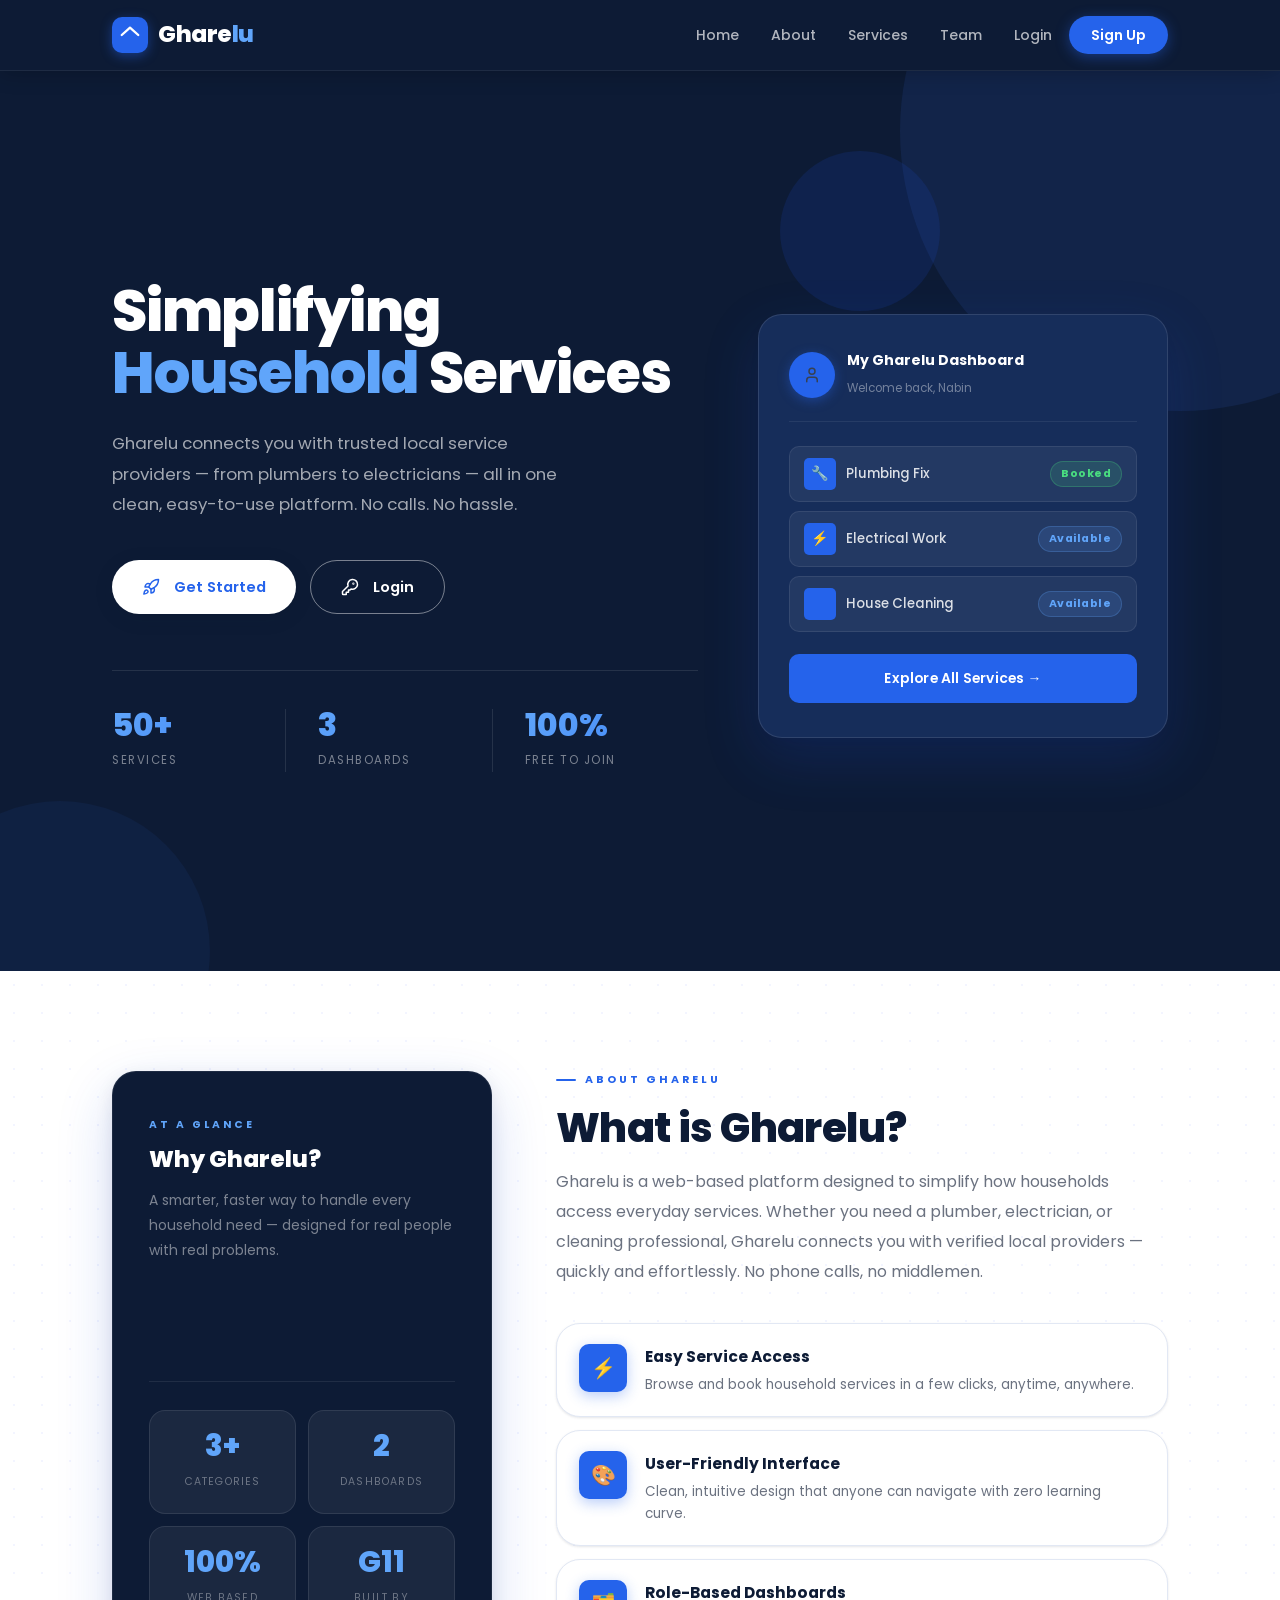
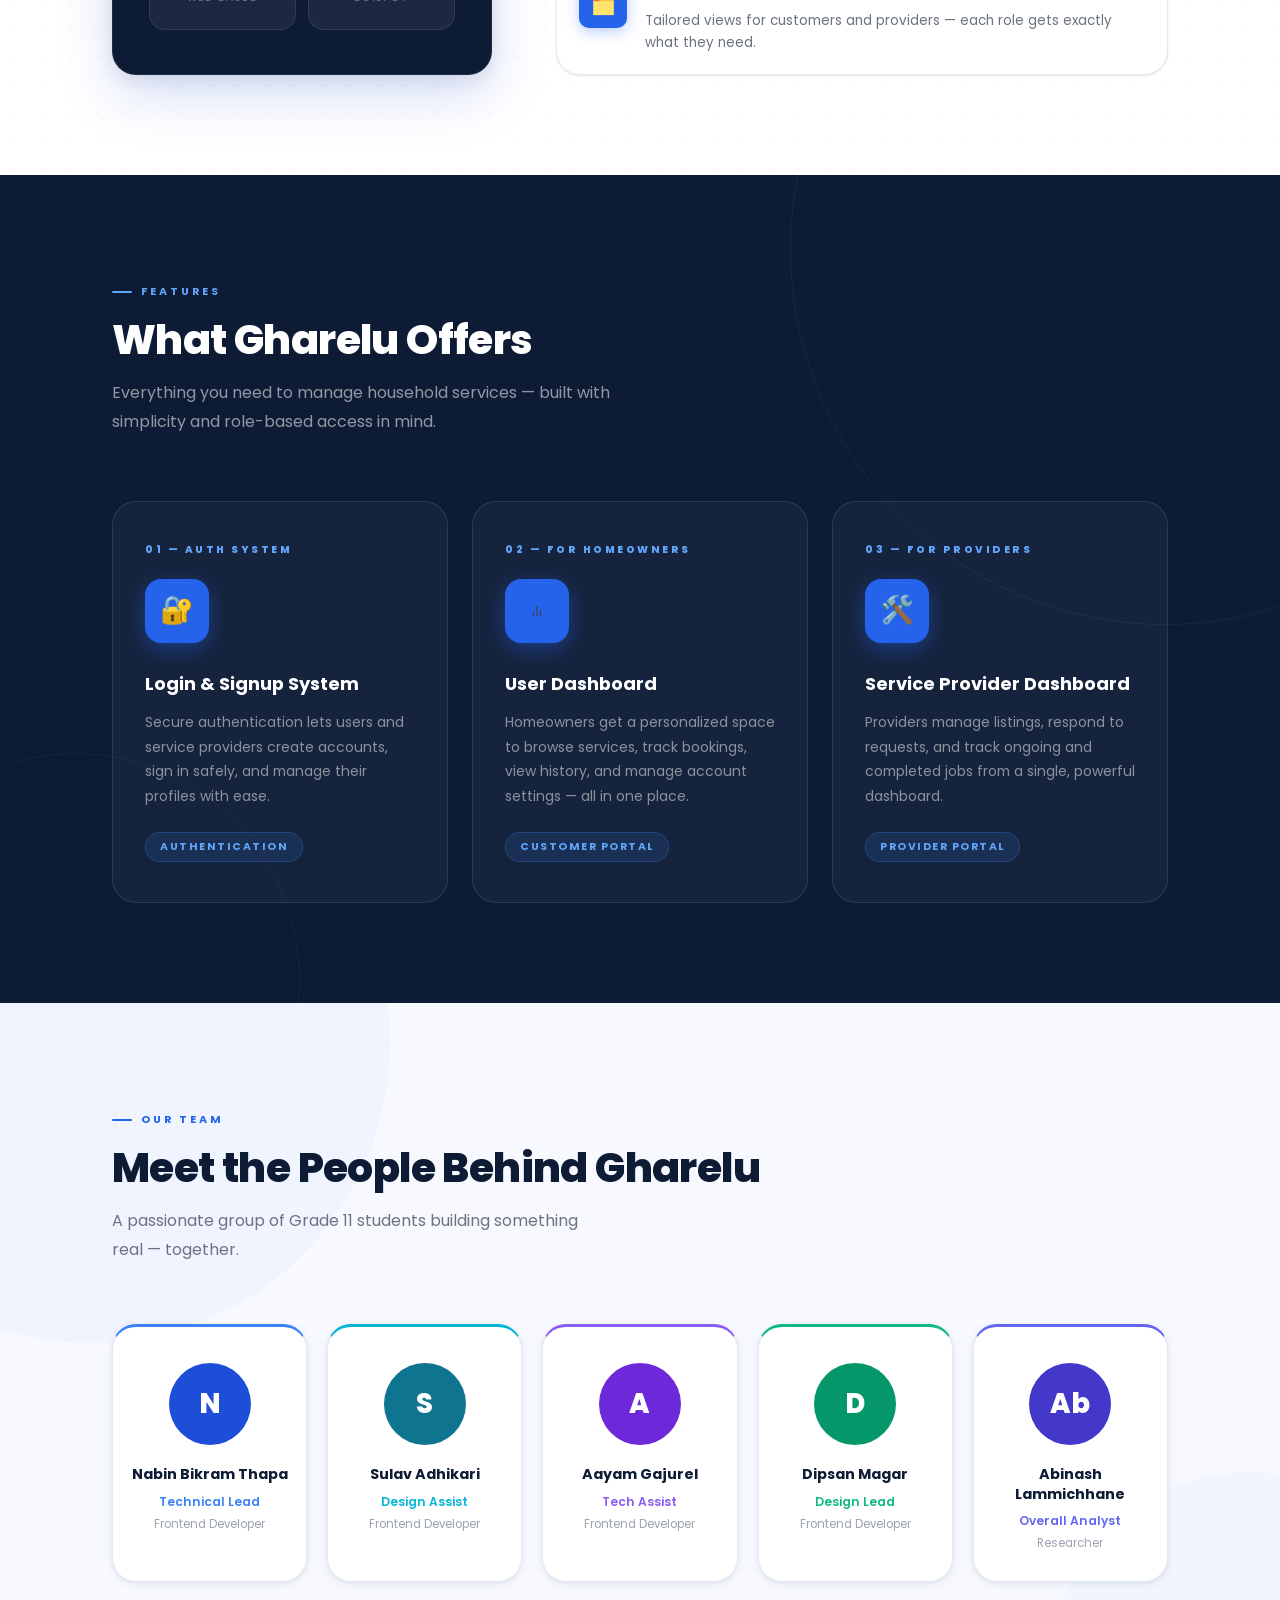
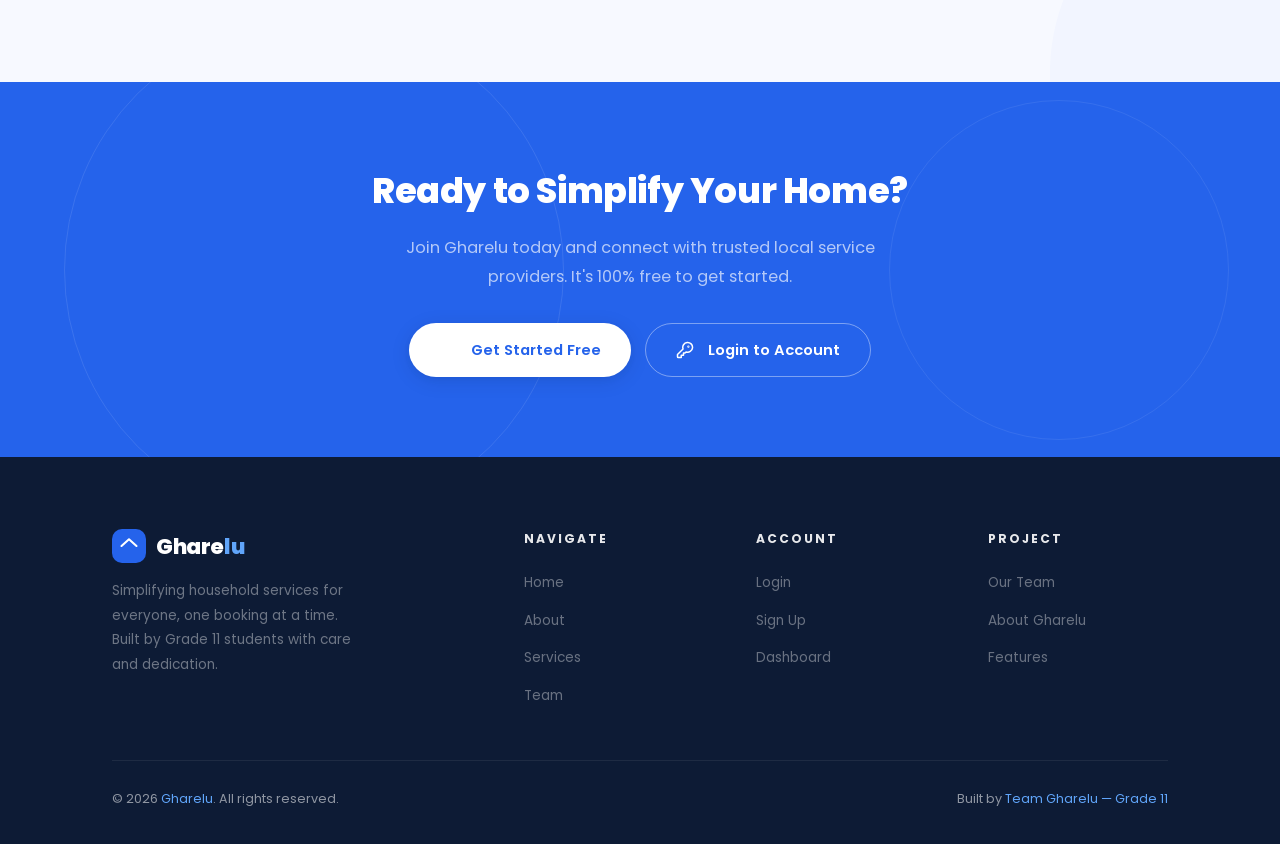
<file: index.html>
<!DOCTYPE html>
<html lang="en">

<head>
    <meta charset="UTF-8" />
    <meta name="viewport" content="width=device-width, initial-scale=1.0" />
    <meta name="description"
        content="Gharelu — A web platform that simplifies access to household services. Connect with trusted local providers today." />
    <title>Gharelu — Simplifying Household Services</title>

    <!-- Favicon: logo mark -->
    <link rel="icon" type="image/png" href="assets/logofinal.png" />

    <!-- Fonts -->
    <link rel="preconnect" href="https://fonts.googleapis.com" />
    <link rel="preconnect" href="https://fonts.gstatic.com" crossorigin />
    <link href="https://fonts.googleapis.com/css2?family=Poppins:wght@300;400;500;600;700;800&display=swap"
        rel="stylesheet" />

    <!-- Styles -->
    <link rel="stylesheet" href="style.css" />
</head>

<body>

    <!-- ══════════════════════════════════════════════
       HEADER
  ══════════════════════════════════════════════ -->
    <header>
        <nav role="navigation" aria-label="Main navigation">

            <!--
        Logo: SVG chevron icon (matches the logo shape) + wordmark text.
        The SVG is inlined so it renders cleanly on the dark navbar
        with zero background issues.
      -->
            <a href="#home" class="nav-logo" aria-label="Gharelu — back to top">
                <span class="nav-logo-icon" aria-hidden="true">
                    <!-- Rooftop / chevron matching logofinal.png shape -->
                    <svg viewBox="0 0 24 24" xmlns="http://www.w3.org/2000/svg">
                        <polyline points="3 12 12 4 21 12" />
                    </svg>
                </span>
                <span class="nav-logo-word">Ghare<em>lu</em></span>
            </a>

            <input type="checkbox" id="mobile-menu-toggle" class="mobile-menu-toggle">
            <label for="mobile-menu-toggle" class="mobile-menu-btn" aria-label="Toggle Menu">
                <span></span><span></span><span></span>
            </label>

            <ul class="nav-links">
                <li><a href="#home">Home</a></li>
                <li><a href="#about">About</a></li>
                <li><a href="#services">Services</a></li>
                <li><a href="#team">Team</a></li>
                <li><a href="login.html">Login</a></li>
                <li><a href="signup.html" class="nav-cta">Sign Up</a></li>
            </ul>
        </nav>
    </header>

    <main>

        <!-- ══════════════════════════════════════════════
         HERO
    ══════════════════════════════════════════════ -->
        <section id="home" aria-labelledby="hero-h1">

            <!-- Background blobs -->
            <div class="hero-blob hb1" aria-hidden="true"></div>
            <div class="hero-blob hb2" aria-hidden="true"></div>
            <div class="hero-blob hb3" aria-hidden="true"></div>

            <div class="container">
                <div class="hero-inner">

                    <!-- Left: text content -->
                    <div class="hero-text">

                        <!--
              Logo displayed in the hero — shown inside a white tile
              so the PNG's white background looks intentional.
            -->


                        <h1 class="hero-h1 fu d2" id="hero-h1">
                            Simplifying<br>
                            <!-- FIX: .hero-accent instead of .hi — no class collision -->
                            <span class="hero-accent">Household</span> Services
                        </h1>

                        <p class="hero-p fu d3">
                            Gharelu connects you with trusted local service providers — from
                            plumbers to electricians — all in one clean, easy-to-use platform.
                            No calls. No hassle.
                        </p>

                        <div class="hero-cta fu d4">
                            <a href="login.html" class="btn btn-white"><svg class="svg-icon" width="18" height="18"
                                    viewBox="0 0 24 24" fill="none" stroke="currentColor" stroke-width="2"
                                    stroke-linecap="round" stroke-linejoin="round"
                                    style="margin-right: 6px; vertical-align: text-bottom;">
                                    <path
                                        d="M4.5 16.5c-1.5 1.26-2 5-2 5s3.74-.5 5-2c.71-.84.7-2.13-.09-2.91a2.18 2.18 0 0 0-2.91-.09z">
                                    </path>
                                    <path
                                        d="m12 15-3-3a22 22 0 0 1 2-3.95A12.88 12.88 0 0 1 22 2c0 2.72-.78 7.5-6 11a22.35 22.35 0 0 1-4 2z">
                                    </path>
                                    <path d="M9 12H4s.55-3.03 2-4c1.62-1.08 5 0 5 0"></path>
                                    <path d="M12 15v5s3.03-.55 4-2c1.08-1.62 0-5 0-5"></path>
                                </svg>Get Started</a>
                            <a href="login.html" class="btn btn-ghost"><svg class="svg-icon" width="18" height="18"
                                    viewBox="0 0 24 24" fill="none" stroke="currentColor" stroke-width="2"
                                    stroke-linecap="round" stroke-linejoin="round"
                                    style="margin-right: 6px; vertical-align: text-bottom;">
                                    <path d="M2 18v3c0 .6.4 1 1 1h4v-3h3v-3h2l1.4-1.4a6.5 6.5 0 1 0-4-4Z"></path>
                                    <circle cx="16.5" cy="7.5" r=".5"></circle>
                                </svg>Login</a>
                        </div>

                        <div class="hero-stats fu d5">
                            <div class="h-stat"><strong>50+</strong><span>Services</span></div>
                            <div class="h-stat"><strong>3</strong><span>Dashboards</span></div>
                            <div class="h-stat"><strong>100%</strong><span>Free to Join</span></div>
                        </div>

                    </div>

                    <!-- Right: floating mock dashboard -->
                    <div class="hero-card-wrap fu d3" aria-hidden="true">
                        <div class="hero-card">

                            <div class="hc-head">
                                <div class="hc-av"><svg class="svg-icon" width="18" height="18" viewBox="0 0 24 24"
                                        fill="none" stroke="currentColor" stroke-width="2" stroke-linecap="round"
                                        stroke-linejoin="round">
                                        <path d="M19 21v-2a4 4 0 0 0-4-4H9a4 4 0 0 0-4 4v2"></path>
                                        <circle cx="12" cy="7" r="4"></circle>
                                    </svg></div>
                                <div class="hc-info">
                                    <strong>My Gharelu Dashboard</strong>
                                    <span>Welcome back, Nabin</span>
                                </div>
                            </div>

                            <div class="hc-rows">
                                <div class="hc-row">
                                    <div class="hc-row-l">
                                        <div class="hc-ico">🔧</div>
                                        <span class="hc-label">Plumbing Fix</span>
                                    </div>
                                    <span class="hc-badge">Booked</span>
                                </div>
                                <div class="hc-row">
                                    <div class="hc-row-l">
                                        <div class="hc-ico">⚡</div>
                                        <span class="hc-label">Electrical Work</span>
                                    </div>
                                    <span class="hc-badge hc-badge-avail">Available</span>
                                </div>
                                <div class="hc-row">
                                    <div class="hc-row-l">
                                        <div class="hc-ico"></div>
                                        <span class="hc-label">House Cleaning</span>
                                    </div>
                                    <span class="hc-badge hc-badge-avail">Available</span>
                                </div>
                            </div>

                            <a href="#services" class="hc-cta-btn">Explore All Services →</a>
                        </div>
                    </div>

                </div>
            </div>
        </section>

        <!-- ══════════════════════════════════════════════
         ABOUT
    ══════════════════════════════════════════════ -->
        <section id="about" aria-labelledby="about-h2">
            <div class="container">
                <div class="about-inner">

                    <!-- Left: dark stats panel -->
                    <div class="about-panel">
                        <span class="ap-label">At a glance</span>
                        <h3 class="ap-title">Why Gharelu?</h3>
                        <p class="ap-desc">
                            A smarter, faster way to handle every household need —
                            designed for real people with real problems.
                        </p>
                        <div class="ap-grid">
                            <div class="ap-stat"><strong>3+</strong><span>Categories</span></div>
                            <div class="ap-stat"><strong>2</strong><span>Dashboards</span></div>
                            <div class="ap-stat"><strong>100%</strong><span>Web Based</span></div>
                            <div class="ap-stat"><strong>G11</strong><span>Built by</span></div>
                        </div>
                    </div>

                    <!-- Right: description + highlights -->
                    <div class="about-content">
                        <span class="eyebrow">About Gharelu</span>
                        <h2 class="sec-title" id="about-h2">What is Gharelu?</h2>
                        <p class="about-body">
                            Gharelu is a web-based platform designed to simplify how households access
                            everyday services. Whether you need a plumber, electrician, or cleaning
                            professional, Gharelu connects you with verified local providers — quickly
                            and effortlessly. No phone calls, no middlemen.
                        </p>

                        <!-- FIX: .hi-card instead of .hi — no white-background collision -->
                        <div class="hi-list">
                            <div class="hi-card">
                                <div class="hi-ic">⚡</div>
                                <div class="hi-bd">
                                    <h4>Easy Service Access</h4>
                                    <p>Browse and book household services in a few clicks, anytime, anywhere.</p>
                                </div>
                            </div>
                            <div class="hi-card">
                                <div class="hi-ic">🎨</div>
                                <div class="hi-bd">
                                    <h4>User-Friendly Interface</h4>
                                    <p>Clean, intuitive design that anyone can navigate with zero learning curve.</p>
                                </div>
                            </div>
                            <div class="hi-card">
                                <div class="hi-ic">🗂️</div>
                                <div class="hi-bd">
                                    <h4>Role-Based Dashboards</h4>
                                    <p>Tailored views for customers and providers — each role gets exactly what they
                                        need.</p>
                                </div>
                            </div>
                        </div>
                    </div>

                </div>
            </div>
        </section>

        <!-- ══════════════════════════════════════════════
         SERVICES
    ══════════════════════════════════════════════ -->
        <section id="services" aria-labelledby="svc-h2">
            <div class="container">

                <div class="svc-header">
                    <span class="eyebrow eyebrow-lite">Features</span>
                    <h2 class="sec-title sec-title-w" id="svc-h2">What Gharelu Offers</h2>
                    <p class="sec-sub sec-sub-w">
                        Everything you need to manage household services — built with
                        simplicity and role-based access in mind.
                    </p>
                </div>

                <div class="feat-grid">

                    <article class="feat-card">
                        <span class="feat-num">01 — Auth System</span>
                        <div class="feat-ic">🔐</div>
                        <h3>Login &amp; Signup System</h3>
                        <p>
                            Secure authentication lets users and service providers create accounts,
                            sign in safely, and manage their profiles with ease.
                        </p>
                        <span class="feat-tag">Authentication</span>
                    </article>

                    <article class="feat-card">
                        <span class="feat-num">02 — For Homeowners</span>
                        <div class="feat-ic"><svg class="svg-icon" width="14" height="14" viewBox="0 0 24 24"
                                fill="none" stroke="currentColor" stroke-width="2" stroke-linecap="round"
                                stroke-linejoin="round">
                                <line x1="18" y1="20" x2="18" y2="10"></line>
                                <line x1="12" y1="20" x2="12" y2="4"></line>
                                <line x1="6" y1="20" x2="6" y2="14"></line>
                            </svg></div>
                        <h3>User Dashboard</h3>
                        <p>
                            Homeowners get a personalized space to browse services, track bookings,
                            view history, and manage account settings — all in one place.
                        </p>
                        <span class="feat-tag">Customer Portal</span>
                    </article>

                    <article class="feat-card">
                        <span class="feat-num">03 — For Providers</span>
                        <div class="feat-ic">🛠️</div>
                        <h3>Service Provider Dashboard</h3>
                        <p>
                            Providers manage listings, respond to requests, and track ongoing and
                            completed jobs from a single, powerful dashboard.
                        </p>
                        <span class="feat-tag">Provider Portal</span>
                    </article>

                </div>
            </div>
        </section>

        <!-- ══════════════════════════════════════════════
         TEAM
    ══════════════════════════════════════════════ -->
        <section id="team" aria-labelledby="team-h2">
            <div class="container">

                <div class="team-header">
                    <span class="eyebrow">Our Team</span>
                    <h2 class="sec-title" id="team-h2">Meet the People Behind Gharelu</h2>
                    <p class="sec-sub">
                        A passionate group of Grade 11 students building something real — together.
                    </p>
                </div>

                <div class="team-grid">

                    <div class="team-card tc1">
                        <div class="av-wrap">
                            <div class="av">N</div>
                        </div>
                        <h3>Nabin Bikram Thapa</h3>
                        <div class="t-role">Technical Lead</div>
                        <div class="t-title">Frontend Developer</div>
                    </div>

                    <div class="team-card tc2">
                        <div class="av-wrap">
                            <div class="av">S</div>
                        </div>
                        <h3>Sulav Adhikari</h3>
                        <div class="t-role">Design Assist</div>
                        <div class="t-title">Frontend Developer</div>
                    </div>

                    <div class="team-card tc3">
                        <div class="av-wrap">
                            <div class="av">A</div>
                        </div>
                        <h3>Aayam Gajurel</h3>
                        <div class="t-role">Tech Assist</div>
                        <div class="t-title">Frontend Developer</div>
                    </div>

                    <div class="team-card tc4">
                        <div class="av-wrap">
                            <div class="av">D</div>
                        </div>
                        <h3>Dipsan Magar</h3>
                        <div class="t-role">Design Lead</div>
                        <div class="t-title">Frontend Developer</div>
                    </div>

                    <div class="team-card tc5">
                        <div class="av-wrap">
                            <div class="av">Ab</div>
                        </div>
                        <h3>Abinash Lammichhane</h3>
                        <div class="t-role">Overall Analyst</div>
                        <div class="t-title">Researcher</div>
                    </div>

                </div>
            </div>
        </section>

    </main>

    <!-- ══════════════════════════════════════════════
       CTA BAND
  ══════════════════════════════════════════════ -->
    <div class="cta-band">
        <div class="cta-inner">
            <h2>Ready to Simplify Your Home?</h2>
            <p>
                Join Gharelu today and connect with trusted local service providers.
                It's 100% free to get started.
            </p>
            <div class="cta-btns">
                <a href="login.html" class="btn btn-white"><svg class="svg-icon" width="18" height="18"
                        viewBox="0 0 24 24" fill="none" stroke="currentColor" stroke-width="2" stroke-linecap="round"
                        stroke-linejoin="round" style="margin-right: 6px; vertical-align: text-bottom;">


                    </svg>Get Started Free</a>
                <a href="login.html" class="btn btn-ghost-w"><svg class="svg-icon" width="18" height="18"
                        viewBox="0 0 24 24" fill="none" stroke="currentColor" stroke-width="2" stroke-linecap="round"
                        stroke-linejoin="round" style="margin-right: 6px; vertical-align: text-bottom;">
                        <path d="M2 18v3c0 .6.4 1 1 1h4v-3h3v-3h2l1.4-1.4a6.5 6.5 0 1 0-4-4Z"></path>
                        <circle cx="16.5" cy="7.5" r=".5"></circle>
                    </svg>Login to Account</a>
            </div>
        </div>
    </div>

    <!-- ══════════════════════════════════════════════
       FOOTER
  ══════════════════════════════════════════════ -->
    <footer>
        <div class="container">

            <div class="foot-grid">

                <!-- Brand column — SVG icon + wordmark, no white-box issue -->
                <div class="foot-brand">
                    <div class="foot-logo-wrap">
                        <span class="foot-logo-icon" aria-hidden="true">
                            <svg viewBox="0 0 24 24" xmlns="http://www.w3.org/2000/svg" fill="none" stroke="white"
                                stroke-width="2.5" stroke-linecap="round" stroke-linejoin="round">
                                <polyline points="3 12 12 4 21 12" />
                            </svg>
                        </span>
                        <span class="foot-logo-word">Ghare<em>lu</em></span>
                    </div>
                    <p>
                        Simplifying household services for everyone, one booking at a time.
                        Built by Grade 11 students with care and dedication.
                    </p>

                </div>

                <div class="foot-col">
                    <h4>Navigate</h4>
                    <ul>
                        <li><a href="#home">Home</a></li>
                        <li><a href="#about">About</a></li>
                        <li><a href="#services">Services</a></li>
                        <li><a href="#team">Team</a></li>
                    </ul>
                </div>

                <div class="foot-col">
                    <h4>Account</h4>
                    <ul>
                        <li><a href="login.html">Login</a></li>
                        <li><a href="signup.html">Sign Up</a></li>
                        <li><a href="dashboard.html">Dashboard</a></li>
                    </ul>
                </div>

                <div class="foot-col">
                    <h4>Project</h4>
                    <ul>
                        <li><a href="#team">Our Team</a></li>
                        <li><a href="#about">About Gharelu</a></li>
                        <li><a href="#services">Features</a></li>
                    </ul>
                </div>

            </div>

            <div class="foot-bottom">
                <p>&copy; 2026 <em>Gharelu</em>. All rights reserved.</p>
                <p>Built by <em>Team Gharelu — Grade 11</em></p>
            </div>

        </div>
    </footer>

</body>

</html>
</file>
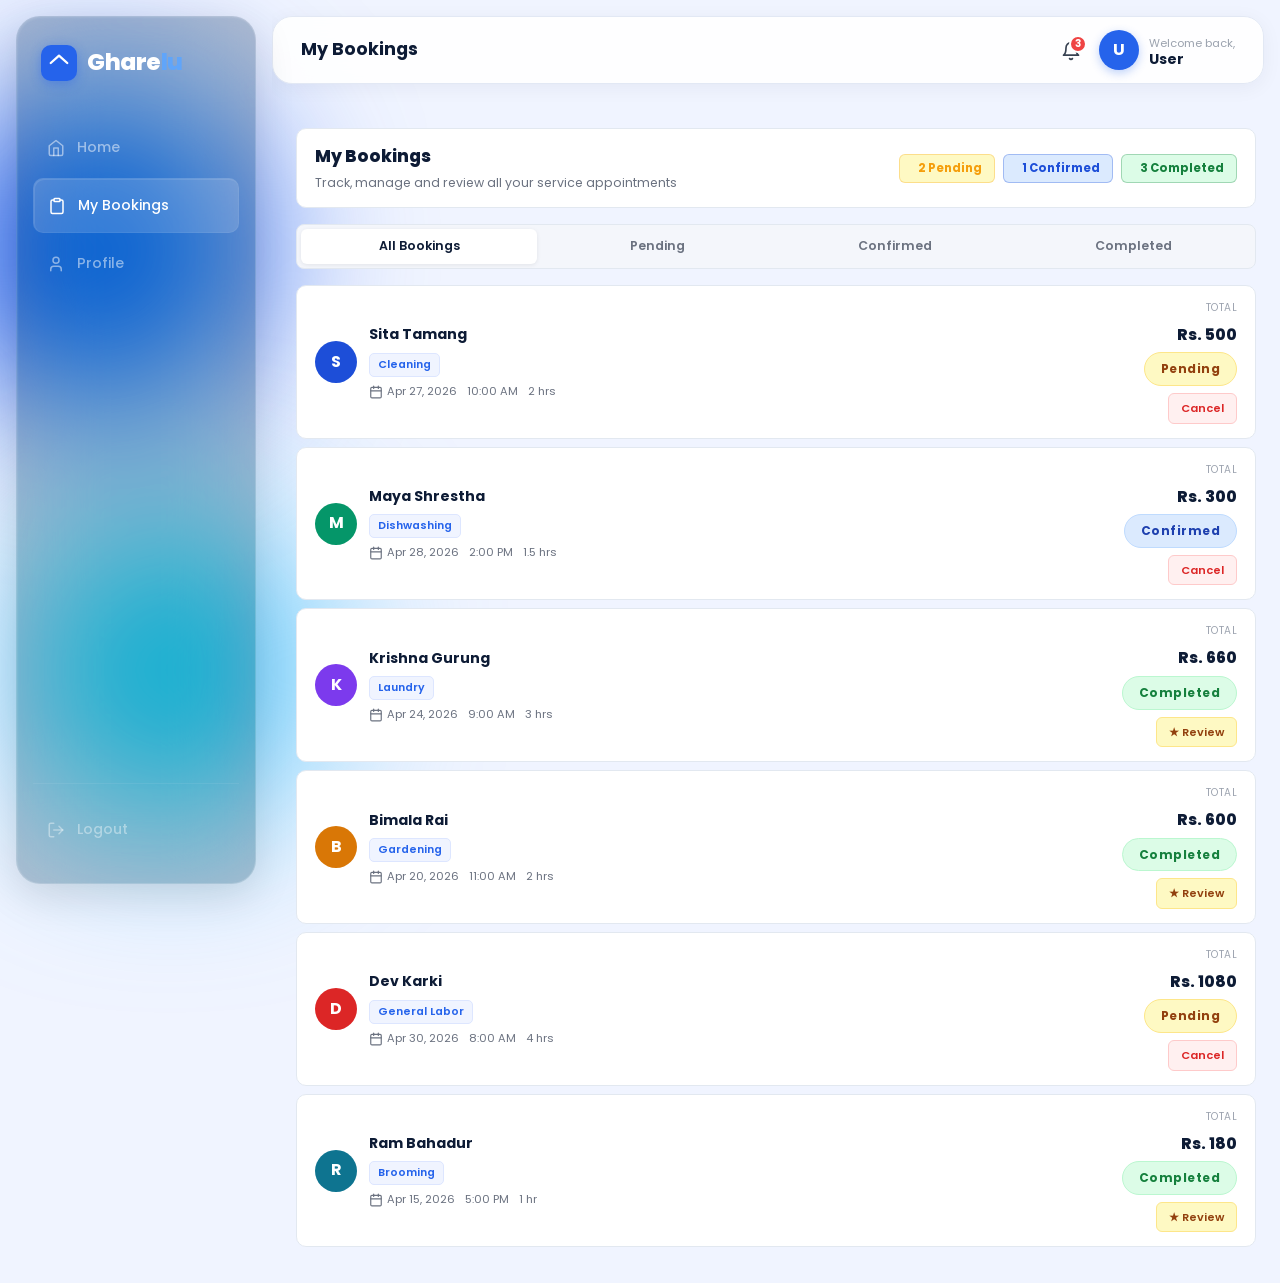
<file: bookings.html>
<!DOCTYPE html>
<html lang="en">
<head>
  <meta charset="UTF-8" />
  <meta name="viewport" content="width=device-width, initial-scale=1.0" />
  <meta name="description" content="View and manage all your Gharelu service bookings." />
  <title>My Bookings — Gharelu</title>
  <link rel="icon" type="image/png" href="assets/logofinal.png" />
  <link rel="preconnect" href="https://fonts.googleapis.com" />
  <link rel="preconnect" href="https://fonts.gstatic.com" crossorigin />
  <link href="https://fonts.googleapis.com/css2?family=Poppins:wght@300;400;500;600;700;800&display=swap" rel="stylesheet" />
  <link rel="stylesheet" href="style.css" />
</head>
<body class="db-body">

  <!-- SIDEBAR -->
  <aside class="db-sidebar" role="navigation" aria-label="Sidebar navigation">
    <div class="sb-logo">
      <div class="nav-logo-icon" aria-hidden="true">
        <svg viewBox="0 0 24 24" xmlns="http://www.w3.org/2000/svg"><polyline points="3 12 12 4 21 12" /></svg>
      </div>
      <span class="nav-logo-word">Ghare<em>lu</em></span>
    </div>
    <ul class="sb-nav">
      <li class="sb-item"><a href="dashboard.html" class="sb-link" id="sb-home"><span class="sb-icon"><svg class="svg-icon" width="18" height="18" viewBox="0 0 24 24" fill="none" stroke="currentColor" stroke-width="2" stroke-linecap="round" stroke-linejoin="round"><path d="m3 9 9-7 9 7v11a2 2 0 0 1-2 2H5a2 2 0 0 1-2-2z"></path><polyline points="9 22 9 12 15 12 15 22"></polyline></svg></span><span class="sb-label">Home</span></a></li>
      <li class="sb-item sb-active"><a href="bookings.html" class="sb-link" id="sb-bookings"><span class="sb-icon"><svg class="svg-icon" width="18" height="18" viewBox="0 0 24 24" fill="none" stroke="currentColor" stroke-width="2" stroke-linecap="round" stroke-linejoin="round"><path d="M16 4h2a2 2 0 0 1 2 2v14a2 2 0 0 1-2 2H6a2 2 0 0 1-2-2V6a2 2 0 0 1 2-2h2"></path><rect x="8" y="2" width="8" height="4" rx="1" ry="1"></rect></svg></span><span class="sb-label">My Bookings</span></a></li>
      <li class="sb-item"><a href="profile.html" class="sb-link" id="sb-profile"><span class="sb-icon"><svg class="svg-icon" width="18" height="18" viewBox="0 0 24 24" fill="none" stroke="currentColor" stroke-width="2" stroke-linecap="round" stroke-linejoin="round"><path d="M19 21v-2a4 4 0 0 0-4-4H9a4 4 0 0 0-4 4v2"></path><circle cx="12" cy="7" r="4"></circle></svg></span><span class="sb-label">Profile</span></a></li>
    </ul>
    <div class="sb-footer">
      <a href="index.html" class="sb-logout" id="sb-logout"><span class="sb-icon"><svg class="svg-icon" width="18" height="18" viewBox="0 0 24 24" fill="none" stroke="currentColor" stroke-width="2" stroke-linecap="round" stroke-linejoin="round"><path d="M9 21H5a2 2 0 0 1-2-2V5a2 2 0 0 1 2-2h4"></path><polyline points="16 17 21 12 16 7"></polyline><line x1="21" y1="12" x2="9" y2="12"></line></svg></span><span class="sb-label">Logout</span></a>
    </div>
  </aside>

  <!-- MAIN CONTENT -->
  <div class="db-content">

    <!-- TOP BAR -->
    <header class="db-topbar">
      <div class="db-topbar-left">
        <div class="db-mobile-brand">
          <div class="nav-logo-icon sm" aria-hidden="true">
            <svg viewBox="0 0 24 24" xmlns="http://www.w3.org/2000/svg"><polyline points="3 12 12 4 21 12" /></svg>
          </div>
          <span class="nav-logo-word">Ghare<em>lu</em></span>
        </div>
        <h2 class="db-page-title">My Bookings</h2>
      </div>
      <div class="db-topbar-right">
        <div class="db-notif" aria-label="Notifications">
          <div class="notif-bell"><svg class="svg-icon" width="20" height="20" viewBox="0 0 24 24" fill="none" stroke="currentColor" stroke-width="2" stroke-linecap="round" stroke-linejoin="round"><path d="M18 8A6 6 0 0 0 6 8c0 7-3 9-3 9h18s-3-2-3-9"></path><path d="M13.73 21a2 2 0 0 1-3.46 0"></path></svg></div>
          <span class="notif-badge">3</span>
        </div>
        <div class="db-user">
          <div class="db-avatar">U</div>
          <div class="db-user-info">
            <span class="db-welcome">Welcome back,</span>
            <span class="db-username">User</span>
          </div>
        </div>
      </div>
    </header>

    <!-- INNER -->
    <div class="db-inner">

      <!-- Page header -->
      <div class="page-hero">
        <div>
          <h1 class="page-hero-title">My Bookings</h1>
          <p class="page-hero-sub">Track, manage and review all your service appointments</p>
        </div>
        <div class="bk-summary-row">
          <div class="bk-summary-chip" style="--chip-c:#f59e0b;--chip-bg:#fef9c3;">
            <span></span> 2 Pending
          </div>
          <div class="bk-summary-chip" style="--chip-c:#1d4ed8;--chip-bg:#dbeafe;">
            <span></span> 1 Confirmed
          </div>
          <div class="bk-summary-chip" style="--chip-c:#15803d;--chip-bg:#dcfce7;">
            <span></span> 3 Completed
          </div>
        </div>
      </div>

      <!-- Filter tabs (CSS-only via :target trick) -->
      <div class="bk-tabs" role="tablist">
        <a href="#tab-all"      class="bk-tab bk-tab-active" id="tab-all-link">All Bookings</a>
        <a href="#tab-pending"  class="bk-tab" id="tab-pending-link">Pending</a>
        <a href="#tab-confirmed" class="bk-tab" id="tab-confirmed-link">Confirmed</a>
        <a href="#tab-completed" class="bk-tab" id="tab-completed-link">Completed</a>
      </div>

      <!-- Booking cards -->
      <div class="bk-list" id="tab-all">

        <!-- Card 1 — Pending -->
        <div class="bk-card" id="bk-1">
          <div class="bk-card-left">
            <div class="bk-avatar" style="background:#1d4ed8;">S</div>
            <div class="bk-info">
              <div class="bk-worker-name">Sita Tamang</div>
              <div class="bk-service-badge">Cleaning</div>
              <div class="bk-meta">
                <span><svg class="svg-icon" width="14" height="14" viewBox="0 0 24 24" fill="none" stroke="currentColor" stroke-width="2" stroke-linecap="round" stroke-linejoin="round" style="margin-right:4px; vertical-align:text-bottom;"><rect x="3" y="4" width="18" height="18" rx="2" ry="2"></rect><line x1="16" y1="2" x2="16" y2="6"></line><line x1="8" y1="2" x2="8" y2="6"></line><line x1="3" y1="10" x2="21" y2="10"></line></svg>Apr 27, 2026</span>
                <span>10:00 AM</span>
                <span>2 hrs</span>
              </div>
            </div>
          </div>
          <div class="bk-card-right">
            <div class="bk-price-label">Total</div>
            <div class="bk-price">Rs. 500</div>
            <span class="booking-status status-pending">Pending</span>
            <div class="bk-actions">
              <a href="#" class="bk-btn bk-btn-cancel">Cancel</a>
            </div>
          </div>
        </div>

        <!-- Card 2 — Confirmed -->
        <div class="bk-card" id="bk-2">
          <div class="bk-card-left">
            <div class="bk-avatar" style="background:#059669;">M</div>
            <div class="bk-info">
              <div class="bk-worker-name">Maya Shrestha</div>
              <div class="bk-service-badge">Dishwashing</div>
              <div class="bk-meta">
                <span><svg class="svg-icon" width="14" height="14" viewBox="0 0 24 24" fill="none" stroke="currentColor" stroke-width="2" stroke-linecap="round" stroke-linejoin="round" style="margin-right:4px; vertical-align:text-bottom;"><rect x="3" y="4" width="18" height="18" rx="2" ry="2"></rect><line x1="16" y1="2" x2="16" y2="6"></line><line x1="8" y1="2" x2="8" y2="6"></line><line x1="3" y1="10" x2="21" y2="10"></line></svg>Apr 28, 2026</span>
                <span>2:00 PM</span>
                <span>1.5 hrs</span>
              </div>
            </div>
          </div>
          <div class="bk-card-right">
            <div class="bk-price-label">Total</div>
            <div class="bk-price">Rs. 300</div>
            <span class="booking-status status-confirmed">Confirmed</span>
            <div class="bk-actions">
              <a href="#" class="bk-btn bk-btn-cancel">Cancel</a>
            </div>
          </div>
        </div>

        <!-- Card 3 — Completed -->
        <div class="bk-card" id="bk-3">
          <div class="bk-card-left">
            <div class="bk-avatar" style="background:#7c3aed;">K</div>
            <div class="bk-info">
              <div class="bk-worker-name">Krishna Gurung</div>
              <div class="bk-service-badge">Laundry</div>
              <div class="bk-meta">
                <span><svg class="svg-icon" width="14" height="14" viewBox="0 0 24 24" fill="none" stroke="currentColor" stroke-width="2" stroke-linecap="round" stroke-linejoin="round" style="margin-right:4px; vertical-align:text-bottom;"><rect x="3" y="4" width="18" height="18" rx="2" ry="2"></rect><line x1="16" y1="2" x2="16" y2="6"></line><line x1="8" y1="2" x2="8" y2="6"></line><line x1="3" y1="10" x2="21" y2="10"></line></svg>Apr 24, 2026</span>
                <span>9:00 AM</span>
                <span>3 hrs</span>
              </div>
            </div>
          </div>
          <div class="bk-card-right">
            <div class="bk-price-label">Total</div>
            <div class="bk-price">Rs. 660</div>
            <span class="booking-status status-completed">Completed</span>
            <div class="bk-actions">
              <a href="#" class="bk-btn bk-btn-review">★ Review</a>
            </div>
          </div>
        </div>

        <!-- Card 4 — Completed -->
        <div class="bk-card" id="bk-4">
          <div class="bk-card-left">
            <div class="bk-avatar" style="background:#d97706;">B</div>
            <div class="bk-info">
              <div class="bk-worker-name">Bimala Rai</div>
              <div class="bk-service-badge">Gardening</div>
              <div class="bk-meta">
                <span><svg class="svg-icon" width="14" height="14" viewBox="0 0 24 24" fill="none" stroke="currentColor" stroke-width="2" stroke-linecap="round" stroke-linejoin="round" style="margin-right:4px; vertical-align:text-bottom;"><rect x="3" y="4" width="18" height="18" rx="2" ry="2"></rect><line x1="16" y1="2" x2="16" y2="6"></line><line x1="8" y1="2" x2="8" y2="6"></line><line x1="3" y1="10" x2="21" y2="10"></line></svg>Apr 20, 2026</span>
                <span>11:00 AM</span>
                <span>2 hrs</span>
              </div>
            </div>
          </div>
          <div class="bk-card-right">
            <div class="bk-price-label">Total</div>
            <div class="bk-price">Rs. 600</div>
            <span class="booking-status status-completed">Completed</span>
            <div class="bk-actions">
              <a href="#" class="bk-btn bk-btn-review">★ Review</a>
            </div>
          </div>
        </div>

        <!-- Card 5 — Pending -->
        <div class="bk-card" id="bk-5">
          <div class="bk-card-left">
            <div class="bk-avatar" style="background:#dc2626;">D</div>
            <div class="bk-info">
              <div class="bk-worker-name">Dev Karki</div>
              <div class="bk-service-badge">General Labor</div>
              <div class="bk-meta">
                <span><svg class="svg-icon" width="14" height="14" viewBox="0 0 24 24" fill="none" stroke="currentColor" stroke-width="2" stroke-linecap="round" stroke-linejoin="round" style="margin-right:4px; vertical-align:text-bottom;"><rect x="3" y="4" width="18" height="18" rx="2" ry="2"></rect><line x1="16" y1="2" x2="16" y2="6"></line><line x1="8" y1="2" x2="8" y2="6"></line><line x1="3" y1="10" x2="21" y2="10"></line></svg>Apr 30, 2026</span>
                <span>8:00 AM</span>
                <span>4 hrs</span>
              </div>
            </div>
          </div>
          <div class="bk-card-right">
            <div class="bk-price-label">Total</div>
            <div class="bk-price">Rs. 1080</div>
            <span class="booking-status status-pending">Pending</span>
            <div class="bk-actions">
              <a href="#" class="bk-btn bk-btn-cancel">Cancel</a>
            </div>
          </div>
        </div>

        <!-- Card 6 — Completed -->
        <div class="bk-card" id="bk-6">
          <div class="bk-card-left">
            <div class="bk-avatar" style="background:#0e7490;">R</div>
            <div class="bk-info">
              <div class="bk-worker-name">Ram Bahadur</div>
              <div class="bk-service-badge">Brooming</div>
              <div class="bk-meta">
                <span><svg class="svg-icon" width="14" height="14" viewBox="0 0 24 24" fill="none" stroke="currentColor" stroke-width="2" stroke-linecap="round" stroke-linejoin="round" style="margin-right:4px; vertical-align:text-bottom;"><rect x="3" y="4" width="18" height="18" rx="2" ry="2"></rect><line x1="16" y1="2" x2="16" y2="6"></line><line x1="8" y1="2" x2="8" y2="6"></line><line x1="3" y1="10" x2="21" y2="10"></line></svg>Apr 15, 2026</span>
                <span>5:00 PM</span>
                <span>1 hr</span>
              </div>
            </div>
          </div>
          <div class="bk-card-right">
            <div class="bk-price-label">Total</div>
            <div class="bk-price">Rs. 180</div>
            <span class="booking-status status-completed">Completed</span>
            <div class="bk-actions">
              <a href="#" class="bk-btn bk-btn-review">★ Review</a>
            </div>
          </div>
        </div>

      </div><!-- /bk-list -->

    </div><!-- /db-inner -->
  </div><!-- /db-content -->

  <!-- BOTTOM NAV (Mobile) -->
  <nav class="db-bottom-nav" role="navigation" aria-label="Mobile bottom navigation">
    <a href="dashboard.html" class="bn-item" id="bn-home"><span class="bn-icon"><svg class="svg-icon" width="18" height="18" viewBox="0 0 24 24" fill="none" stroke="currentColor" stroke-width="2" stroke-linecap="round" stroke-linejoin="round"><path d="m3 9 9-7 9 7v11a2 2 0 0 1-2 2H5a2 2 0 0 1-2-2z"></path><polyline points="9 22 9 12 15 12 15 22"></polyline></svg></span><span class="bn-label">Home</span></a>
    <a href="bookings.html"  class="bn-item bn-active" id="bn-bookings"><span class="bn-icon"><svg class="svg-icon" width="18" height="18" viewBox="0 0 24 24" fill="none" stroke="currentColor" stroke-width="2" stroke-linecap="round" stroke-linejoin="round"><path d="M16 4h2a2 2 0 0 1 2 2v14a2 2 0 0 1-2 2H6a2 2 0 0 1-2-2V6a2 2 0 0 1 2-2h2"></path><rect x="8" y="2" width="8" height="4" rx="1" ry="1"></rect></svg></span><span class="bn-label">Bookings</span></a>
    <a href="profile.html"  class="bn-item" id="bn-profile"><span class="bn-icon"><svg class="svg-icon" width="18" height="18" viewBox="0 0 24 24" fill="none" stroke="currentColor" stroke-width="2" stroke-linecap="round" stroke-linejoin="round"><path d="M19 21v-2a4 4 0 0 0-4-4H9a4 4 0 0 0-4 4v2"></path><circle cx="12" cy="7" r="4"></circle></svg></span><span class="bn-label">Profile</span></a>
    <a href="index.html"    class="bn-item" id="bn-logout"><span class="bn-icon"><svg class="svg-icon" width="18" height="18" viewBox="0 0 24 24" fill="none" stroke="currentColor" stroke-width="2" stroke-linecap="round" stroke-linejoin="round"><path d="M9 21H5a2 2 0 0 1-2-2V5a2 2 0 0 1 2-2h4"></path><polyline points="16 17 21 12 16 7"></polyline><line x1="21" y1="12" x2="9" y2="12"></line></svg></span><span class="bn-label">Logout</span></a>
  </nav>

</body>
</html>
</file>
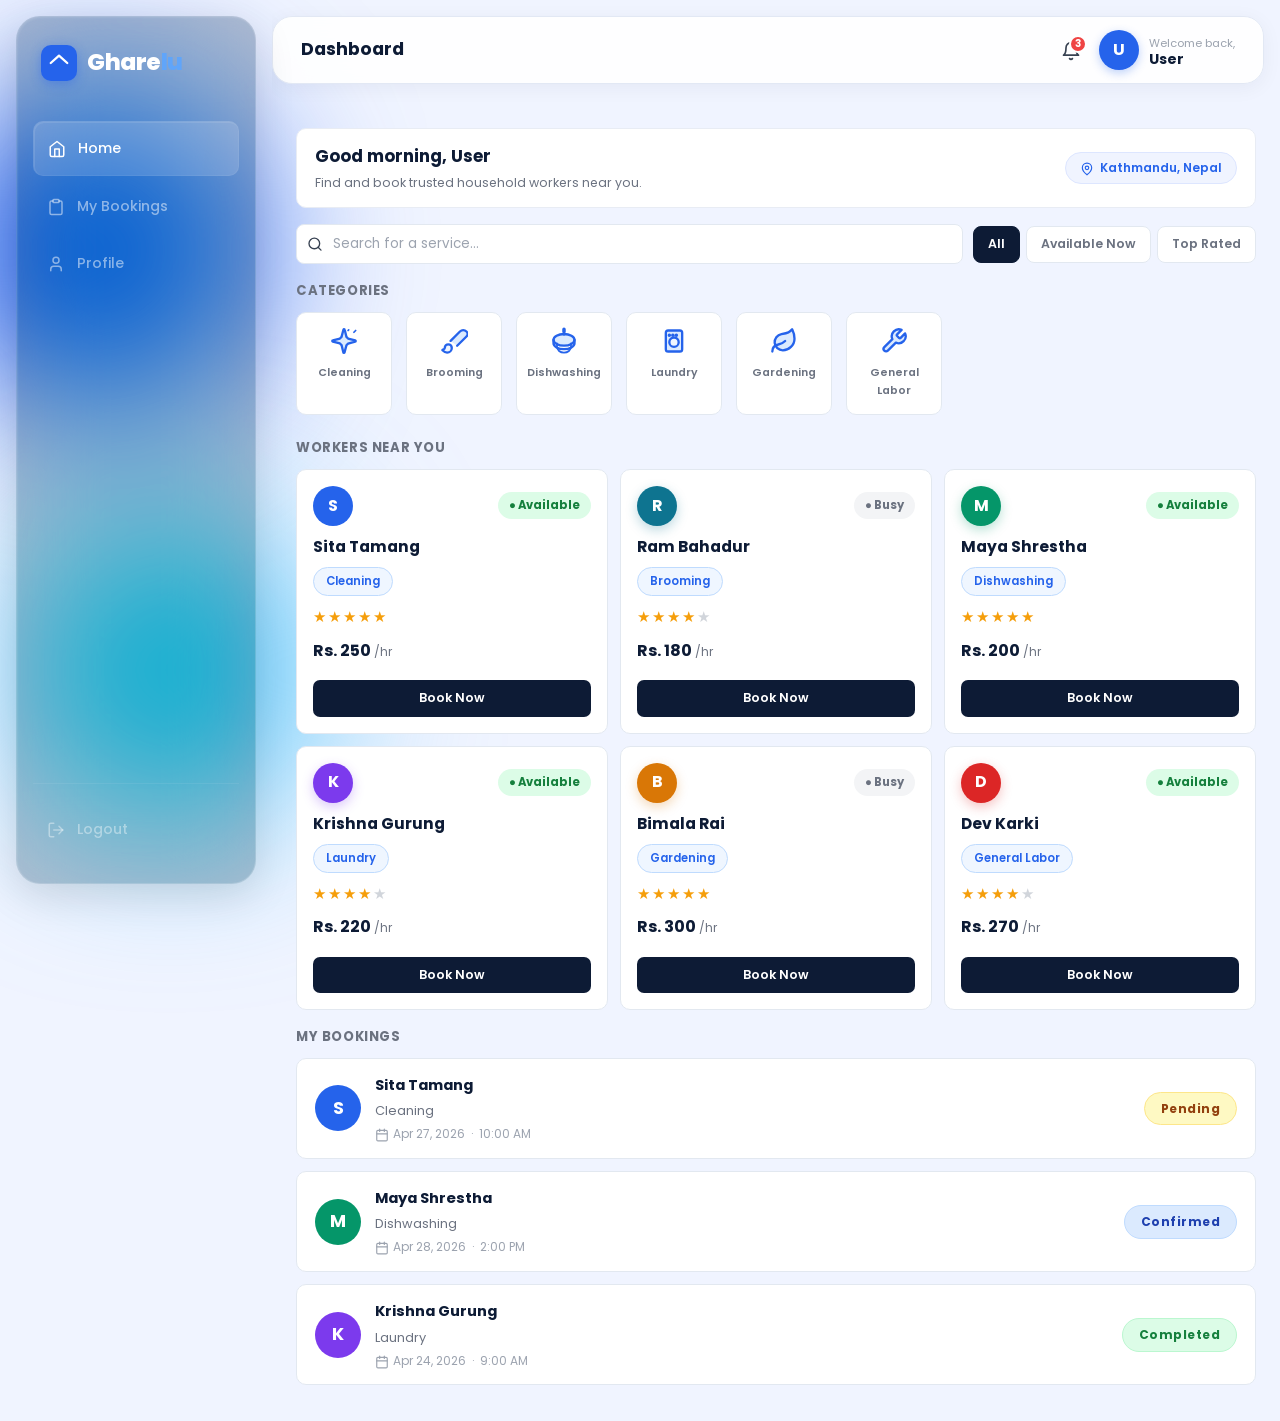
<file: dashboard.html>
<!DOCTYPE html>
<html lang="en">

<head>
  <meta charset="UTF-8" />
  <meta name="viewport" content="width=device-width, initial-scale=1.0" />
  <meta name="description" content="Your Gharelu dashboard — browse workers, book services, and manage your household bookings." />
  <title>Dashboard — Gharelu</title>
  <link rel="icon" type="image/png" href="assets/logofinal.png" />
  <link rel="preconnect" href="https://fonts.googleapis.com" />
  <link rel="preconnect" href="https://fonts.gstatic.com" crossorigin />
  <link href="https://fonts.googleapis.com/css2?family=Poppins:wght@300;400;500;600;700;800&display=swap" rel="stylesheet" />
  <link rel="stylesheet" href="style.css" />
</head>

<body class="db-body">

  <!-- ══════════════════════════════════════════════════════
       SIDEBAR (Desktop)
  ══════════════════════════════════════════════════════ -->
  <aside class="db-sidebar" role="navigation" aria-label="Sidebar navigation">

    <!-- Brand -->
    <div class="sb-logo">
      <div class="nav-logo-icon" aria-hidden="true">
        <svg viewBox="0 0 24 24" xmlns="http://www.w3.org/2000/svg">
          <polyline points="3 12 12 4 21 12" />
        </svg>
      </div>
      <span class="nav-logo-word">Ghare<em>lu</em></span>
    </div>

    <!-- Nav links -->
    <ul class="sb-nav">
      <li class="sb-item sb-active">
        <a href="dashboard.html" class="sb-link" id="sb-home">
          <span class="sb-icon" aria-hidden="true"><svg class="svg-icon" width="18" height="18" viewBox="0 0 24 24" fill="none" stroke="currentColor" stroke-width="2" stroke-linecap="round" stroke-linejoin="round"><path d="m3 9 9-7 9 7v11a2 2 0 0 1-2 2H5a2 2 0 0 1-2-2z"></path><polyline points="9 22 9 12 15 12 15 22"></polyline></svg></span>
          <span class="sb-label">Home</span>
        </a>
      </li>
      <li class="sb-item">
        <a href="bookings.html" class="sb-link" id="sb-bookings">
          <span class="sb-icon" aria-hidden="true"><svg class="svg-icon" width="18" height="18" viewBox="0 0 24 24" fill="none" stroke="currentColor" stroke-width="2" stroke-linecap="round" stroke-linejoin="round"><path d="M16 4h2a2 2 0 0 1 2 2v14a2 2 0 0 1-2 2H6a2 2 0 0 1-2-2V6a2 2 0 0 1 2-2h2"></path><rect x="8" y="2" width="8" height="4" rx="1" ry="1"></rect></svg></span>
          <span class="sb-label">My Bookings</span>
        </a>
      </li>
      <li class="sb-item">
        <a href="profile.html" class="sb-link" id="sb-profile">
          <span class="sb-icon" aria-hidden="true"><svg class="svg-icon" width="18" height="18" viewBox="0 0 24 24" fill="none" stroke="currentColor" stroke-width="2" stroke-linecap="round" stroke-linejoin="round"><path d="M19 21v-2a4 4 0 0 0-4-4H9a4 4 0 0 0-4 4v2"></path><circle cx="12" cy="7" r="4"></circle></svg></span>
          <span class="sb-label">Profile</span>
        </a>
      </li>
    </ul>

    <!-- Logout at bottom -->
    <div class="sb-footer">
      <a href="index.html" class="sb-logout" id="sb-logout">
        <span class="sb-icon" aria-hidden="true"><svg class="svg-icon" width="18" height="18" viewBox="0 0 24 24" fill="none" stroke="currentColor" stroke-width="2" stroke-linecap="round" stroke-linejoin="round"><path d="M9 21H5a2 2 0 0 1-2-2V5a2 2 0 0 1 2-2h4"></path><polyline points="16 17 21 12 16 7"></polyline><line x1="21" y1="12" x2="9" y2="12"></line></svg></span>
        <span class="sb-label">Logout</span>
      </a>
    </div>

  </aside>

  <!-- ══════════════════════════════════════════════════════
       MAIN CONTENT AREA
  ══════════════════════════════════════════════════════ -->
  <div class="db-content">

    <!-- ── TOP NAVBAR ──────────────────────────────────── -->
    <header class="db-topbar">

      <!-- Left: Mobile hamburger + brand -->
      <div class="db-topbar-left">
        <div class="db-mobile-brand">
          <div class="nav-logo-icon sm" aria-hidden="true">
            <svg viewBox="0 0 24 24" xmlns="http://www.w3.org/2000/svg">
              <polyline points="3 12 12 4 21 12" />
            </svg>
          </div>
          <span class="nav-logo-word">Ghare<em>lu</em></span>
        </div>
        <h2 class="db-page-title">Dashboard</h2>
      </div>

      <!-- Right: notification bell + user info -->
      <div class="db-topbar-right">

        <!-- CSS-only notification bell with red dot badge -->
        <div class="db-notif" aria-label="Notifications">
          <div class="notif-bell" aria-hidden="true"><svg class="svg-icon" width="20" height="20" viewBox="0 0 24 24" fill="none" stroke="currentColor" stroke-width="2" stroke-linecap="round" stroke-linejoin="round"><path d="M18 8A6 6 0 0 0 6 8c0 7-3 9-3 9h18s-3-2-3-9"></path><path d="M13.73 21a2 2 0 0 1-3.46 0"></path></svg></div>
          <span class="notif-badge" aria-hidden="true">3</span>
        </div>

        <!-- User avatar + name -->
        <div class="db-user">
          <div class="db-avatar" aria-hidden="true">U</div>
          <div class="db-user-info">
            <span class="db-welcome">Welcome back,</span>
            <span class="db-username">User</span>
          </div>
        </div>

      </div>
    </header>

    <!-- ── SCROLLABLE INNER ───────────────────────────── -->
    <div class="db-inner">
      <!-- Greeting banner -->
      <div class="db-greeting">
        <div>
          <h1 class="db-greet-title">Good morning, User </h1>
          <p class="db-greet-sub">Find and book trusted household workers near you.</p>
        </div>
        <div class="db-greet-badge">
          <span aria-hidden="true"><svg class="svg-icon" width="14" height="14" viewBox="0 0 24 24" fill="none" stroke="currentColor" stroke-width="2" stroke-linecap="round" stroke-linejoin="round"><path d="M20 10c0 6-8 12-8 12s-8-6-8-12a8 8 0 0 1 16 0Z"></path><circle cx="12" cy="10" r="3"></circle></svg></span> Kathmandu, Nepal
        </div>
      </div>

      <!-- ── SEARCH & FILTER BAR ──────────────────────── -->
      <section class="db-search-section" aria-label="Search and filter services">
        <div class="db-search-wrap">
          <span class="search-icon" aria-hidden="true"><svg class="svg-icon" width="16" height="16" viewBox="0 0 24 24" fill="none" stroke="currentColor" stroke-width="2" stroke-linecap="round" stroke-linejoin="round"><circle cx="11" cy="11" r="8"></circle><line x1="21" y1="21" x2="16.65" y2="16.65"></line></svg></span>
          <input
            id="service-search"
            type="search"
            class="db-search-input"
            placeholder="Search for a service…"
            aria-label="Search for a service"
          />
        </div>
        <div class="db-filters" role="group" aria-label="Filter workers">
          <a href="#" class="filter-pill filter-active" id="filter-all">All</a>
          <a href="#" class="filter-pill" id="filter-available">Available Now</a>
          <a href="#" class="filter-pill" id="filter-rated">Top Rated</a>
        </div>
      </section>

      <!-- ── SERVICE CATEGORY BAR ────────────────────── -->
      <section class="db-categories" aria-labelledby="cat-heading">
        <h2 class="db-section-title" id="cat-heading">Categories</h2>
        <div class="cat-scroll" role="list">

          <a href="#" class="cat-card" role="listitem" id="cat-cleaning">
            <span class="cat-emoji" aria-hidden="true">
              <svg viewBox="0 0 24 24" width="28" height="28" fill="none" stroke="var(--blue-mid)" stroke-width="2" stroke-linecap="round" stroke-linejoin="round">
                <path d="m9.9 15.5-1.4-1.4-6.1-1.6c-.6-.2-.6-1 0-1.1L8.5 9.9l1.4-1.4 1.6-6.1c.2-.6 1-.6 1.1 0L14.1 8.5l1.4 1.4 6.1 1.6c.6.2.6 1 0 1.1l-6.1 1.6-1.4 1.4-1.6 6.1c-.2.6-1 .6-1.1 0L9.9 15.5Z" fill="#dbeafe"/>
                <path d="M22 3l-1.5 1.5M16 2.5l-.5.5" stroke-width="1.5"/>
              </svg>
            </span>
            <span class="cat-label">Cleaning</span>
          </a>
          <a href="#" class="cat-card" role="listitem" id="cat-brooming">
            <span class="cat-emoji" aria-hidden="true">
              <svg viewBox="0 0 24 24" width="28" height="28" fill="none" stroke="var(--blue-mid)" stroke-width="2" stroke-linecap="round" stroke-linejoin="round">
                <path d="m9.1 11.9 8-8c1.6-1.6 4-1.6 5.6 0 .5.5 1 1.3 1 2.1s-.4 1.6-1 2.1l-8 8" fill="#dbeafe"/>
                <path d="M7.1 14.9c-1.7 0-3 1.3-3 3 0 1.3-2.5 1.5-2 2 1.1 1.1 2.5 2 4 2 2.2 0 4-1.8 4-4 0-1.7-1.3-3-3-3Z" fill="#eff6ff"/>
              </svg>
            </span>
            <span class="cat-label">Brooming</span>
          </a>
          <a href="#" class="cat-card" role="listitem" id="cat-dishwashing">
            <span class="cat-emoji" aria-hidden="true">
              <svg viewBox="0 0 24 24" width="28" height="28" fill="none" stroke="var(--blue-mid)" stroke-width="2" stroke-linecap="round" stroke-linejoin="round">
                <ellipse cx="12" cy="11" rx="9" ry="5" fill="#dbeafe"/>
                <path d="M3 11v3c0 2.8 4 5 9 5s9-2.2 9-5v-3"/>
                <path d="M6 14v3c0 2.8 2.7 5 6 5s6-2.2 6-5v-3" stroke-width="1.5"/>
                <path d="M12 2v2M12 6h.01" stroke-width="3"/>
              </svg>
            </span>
            <span class="cat-label">Dishwashing</span>
          </a>
          <a href="#" class="cat-card" role="listitem" id="cat-laundry">
            <span class="cat-emoji" aria-hidden="true">
              <svg viewBox="0 0 24 24" width="28" height="28" fill="none" stroke="var(--blue-mid)" stroke-width="2" stroke-linecap="round" stroke-linejoin="round">
                <rect x="5" y="3" width="14" height="18" rx="2" fill="#dbeafe"/>
                <circle cx="12" cy="13" r="4" fill="#eff6ff"/>
                <path d="M8 7h.01M11 7h.01M14 7h.01" stroke-width="3"/>
              </svg>
            </span>
            <span class="cat-label">Laundry</span>
          </a>
          <a href="#" class="cat-card" role="listitem" id="cat-gardening">
            <span class="cat-emoji" aria-hidden="true">
              <svg viewBox="0 0 24 24" width="28" height="28" fill="none" stroke="var(--blue-mid)" stroke-width="2" stroke-linecap="round" stroke-linejoin="round">
                <path d="M11 20A7 7 0 0 1 9.8 6.1C15.5 5 17 4.5 19 2c1 2 2 4.2 2 8 0 5.5-4.8 10-10 10Z" fill="#dbeafe"/>
                <path d="M2 21c0-3 1.8-5.4 5.1-6C9.5 14.5 12 13 13 12"/>
              </svg>
            </span>
            <span class="cat-label">Gardening</span>
          </a>
          <a href="#" class="cat-card" role="listitem" id="cat-labor">
            <span class="cat-emoji" aria-hidden="true">
              <svg viewBox="0 0 24 24" width="28" height="28" fill="none" stroke="var(--blue-mid)" stroke-width="2" stroke-linecap="round" stroke-linejoin="round">
                <path d="M14.7 6.3a1 1 0 0 0 0 1.4l1.6 1.6a1 1 0 0 0 1.4 0l3.8-3.8a6 6 0 0 1-7.9 7.9l-6.9 6.9a2.1 2.1 0 0 1-3-3l6.9-6.9a6 6 0 0 1 7.9-7.9l-3.8 3.8Z" fill="#dbeafe"/>
              </svg>
            </span>
            <span class="cat-label">General Labor</span>
          </a>

        </div>
      </section>

      <!-- ── WORKERS NEAR YOU ────────────────────────── -->
      <section class="db-workers" aria-labelledby="workers-heading">
        <h2 class="db-section-title" id="workers-heading">Workers Near You</h2>

        <div class="workers-grid">

          <!-- Worker Card 1 -->
          <article class="worker-card" id="worker-1">
            <div class="wc-top">
              <div class="wc-avatar" aria-hidden="true">S</div>
              <span class="wc-avail avail-green">● Available</span>
            </div>
            <h3 class="wc-name">Sita Tamang</h3>
            <span class="wc-badge">Cleaning</span>
            <div class="wc-stars" aria-label="Rating: 5 out of 5 stars">
              <span class="star filled" aria-hidden="true">★</span>
              <span class="star filled" aria-hidden="true">★</span>
              <span class="star filled" aria-hidden="true">★</span>
              <span class="star filled" aria-hidden="true">★</span>
              <span class="star filled" aria-hidden="true">★</span>
            </div>
            <div class="wc-price">Rs. 250 <span>/hr</span></div>
            <div class="wc-spacer"></div>
            <a href="#" class="wc-book-btn" id="book-sita">Book Now</a>
          </article>

          <!-- Worker Card 2 -->
          <article class="worker-card" id="worker-2">
            <div class="wc-top">
              <div class="wc-avatar av2" aria-hidden="true">R</div>
              <span class="wc-avail avail-gray">● Busy</span>
            </div>
            <h3 class="wc-name">Ram Bahadur</h3>
            <span class="wc-badge">Brooming</span>
            <div class="wc-stars" aria-label="Rating: 4 out of 5 stars">
              <span class="star filled" aria-hidden="true">★</span>
              <span class="star filled" aria-hidden="true">★</span>
              <span class="star filled" aria-hidden="true">★</span>
              <span class="star filled" aria-hidden="true">★</span>
              <span class="star" aria-hidden="true">★</span>
            </div>
            <div class="wc-price">Rs. 180 <span>/hr</span></div>
            <div class="wc-spacer"></div>
            <a href="#" class="wc-book-btn" id="book-ram">Book Now</a>
          </article>

          <!-- Worker Card 3 -->
          <article class="worker-card" id="worker-3">
            <div class="wc-top">
              <div class="wc-avatar av3" aria-hidden="true">M</div>
              <span class="wc-avail avail-green">● Available</span>
            </div>
            <h3 class="wc-name">Maya Shrestha</h3>
            <span class="wc-badge">Dishwashing</span>
            <div class="wc-stars" aria-label="Rating: 5 out of 5 stars">
              <span class="star filled" aria-hidden="true">★</span>
              <span class="star filled" aria-hidden="true">★</span>
              <span class="star filled" aria-hidden="true">★</span>
              <span class="star filled" aria-hidden="true">★</span>
              <span class="star filled" aria-hidden="true">★</span>
            </div>
            <div class="wc-price">Rs. 200 <span>/hr</span></div>
            <div class="wc-spacer"></div>
            <a href="#" class="wc-book-btn" id="book-maya">Book Now</a>
          </article>

          <!-- Worker Card 4 -->
          <article class="worker-card" id="worker-4">
            <div class="wc-top">
              <div class="wc-avatar av4" aria-hidden="true">K</div>
              <span class="wc-avail avail-green">● Available</span>
            </div>
            <h3 class="wc-name">Krishna Gurung</h3>
            <span class="wc-badge">Laundry</span>
            <div class="wc-stars" aria-label="Rating: 4 out of 5 stars">
              <span class="star filled" aria-hidden="true">★</span>
              <span class="star filled" aria-hidden="true">★</span>
              <span class="star filled" aria-hidden="true">★</span>
              <span class="star filled" aria-hidden="true">★</span>
              <span class="star" aria-hidden="true">★</span>
            </div>
            <div class="wc-price">Rs. 220 <span>/hr</span></div>
            <div class="wc-spacer"></div>
            <a href="#" class="wc-book-btn" id="book-krishna">Book Now</a>
          </article>

          <!-- Worker Card 5 -->
          <article class="worker-card" id="worker-5">
            <div class="wc-top">
              <div class="wc-avatar av5" aria-hidden="true">B</div>
              <span class="wc-avail avail-gray">● Busy</span>
            </div>
            <h3 class="wc-name">Bimala Rai</h3>
            <span class="wc-badge">Gardening</span>
            <div class="wc-stars" aria-label="Rating: 5 out of 5 stars">
              <span class="star filled" aria-hidden="true">★</span>
              <span class="star filled" aria-hidden="true">★</span>
              <span class="star filled" aria-hidden="true">★</span>
              <span class="star filled" aria-hidden="true">★</span>
              <span class="star filled" aria-hidden="true">★</span>
            </div>
            <div class="wc-price">Rs. 300 <span>/hr</span></div>
            <div class="wc-spacer"></div>
            <a href="#" class="wc-book-btn" id="book-bimala">Book Now</a>
          </article>

          <!-- Worker Card 6 -->
          <article class="worker-card" id="worker-6">
            <div class="wc-top">
              <div class="wc-avatar av6" aria-hidden="true">D</div>
              <span class="wc-avail avail-green">● Available</span>
            </div>
            <h3 class="wc-name">Dev Karki</h3>
            <span class="wc-badge">General Labor</span>
            <div class="wc-stars" aria-label="Rating: 4 out of 5 stars">
              <span class="star filled" aria-hidden="true">★</span>
              <span class="star filled" aria-hidden="true">★</span>
              <span class="star filled" aria-hidden="true">★</span>
              <span class="star filled" aria-hidden="true">★</span>
              <span class="star" aria-hidden="true">★</span>
            </div>
            <div class="wc-price">Rs. 270 <span>/hr</span></div>
            <div class="wc-spacer"></div>
            <a href="#" class="wc-book-btn" id="book-dev">Book Now</a>
          </article>

        </div>
      </section>

      <!-- ── MY BOOKINGS ─────────────────────────────── -->
      <section class="db-bookings" id="my-bookings" aria-labelledby="bookings-heading">
        <h2 class="db-section-title" id="bookings-heading">My Bookings</h2>

        <div class="bookings-list">

          <!-- Booking 1 — Pending -->
          <div class="booking-entry" id="booking-1">
            <div class="booking-left">
              <div class="booking-avatar" aria-hidden="true">S</div>
              <div class="booking-info">
                <div class="booking-name">Sita Tamang</div>
                <div class="booking-service">Cleaning</div>
                <div class="booking-datetime"><svg class="svg-icon" width="14" height="14" viewBox="0 0 24 24" fill="none" stroke="currentColor" stroke-width="2" stroke-linecap="round" stroke-linejoin="round" style="margin-right:4px; vertical-align:text-bottom;"><rect x="3" y="4" width="18" height="18" rx="2" ry="2"></rect><line x1="16" y1="2" x2="16" y2="6"></line><line x1="8" y1="2" x2="8" y2="6"></line><line x1="3" y1="10" x2="21" y2="10"></line></svg>Apr 27, 2026 &nbsp;·&nbsp; 10:00 AM</div>
              </div>
            </div>
            <span class="booking-status status-pending">Pending</span>
          </div>

          <!-- Booking 2 — Confirmed -->
          <div class="booking-entry" id="booking-2">
            <div class="booking-left">
              <div class="booking-avatar ba2" aria-hidden="true">M</div>
              <div class="booking-info">
                <div class="booking-name">Maya Shrestha</div>
                <div class="booking-service">Dishwashing</div>
                <div class="booking-datetime"><svg class="svg-icon" width="14" height="14" viewBox="0 0 24 24" fill="none" stroke="currentColor" stroke-width="2" stroke-linecap="round" stroke-linejoin="round" style="margin-right:4px; vertical-align:text-bottom;"><rect x="3" y="4" width="18" height="18" rx="2" ry="2"></rect><line x1="16" y1="2" x2="16" y2="6"></line><line x1="8" y1="2" x2="8" y2="6"></line><line x1="3" y1="10" x2="21" y2="10"></line></svg>Apr 28, 2026 &nbsp;·&nbsp; 2:00 PM</div>
              </div>
            </div>
            <span class="booking-status status-confirmed">Confirmed</span>
          </div>

          <!-- Booking 3 — Completed -->
          <div class="booking-entry" id="booking-3">
            <div class="booking-left">
              <div class="booking-avatar ba3" aria-hidden="true">K</div>
              <div class="booking-info">
                <div class="booking-name">Krishna Gurung</div>
                <div class="booking-service">Laundry</div>
                <div class="booking-datetime"><svg class="svg-icon" width="14" height="14" viewBox="0 0 24 24" fill="none" stroke="currentColor" stroke-width="2" stroke-linecap="round" stroke-linejoin="round" style="margin-right:4px; vertical-align:text-bottom;"><rect x="3" y="4" width="18" height="18" rx="2" ry="2"></rect><line x1="16" y1="2" x2="16" y2="6"></line><line x1="8" y1="2" x2="8" y2="6"></line><line x1="3" y1="10" x2="21" y2="10"></line></svg>Apr 24, 2026 &nbsp;·&nbsp; 9:00 AM</div>
              </div>
            </div>
            <span class="booking-status status-completed">Completed</span>
          </div>

        </div>
      </section>

    </div><!-- /db-inner -->
  </div><!-- /db-content -->

  <!-- ══════════════════════════════════════════════════════
       BOTTOM NAVIGATION (Mobile)
  ══════════════════════════════════════════════════════ -->
  <nav class="db-bottom-nav" role="navigation" aria-label="Mobile bottom navigation">
    <a href="dashboard.html" class="bn-item bn-active" id="bn-home">
      <span class="bn-icon" aria-hidden="true"><svg class="svg-icon" width="18" height="18" viewBox="0 0 24 24" fill="none" stroke="currentColor" stroke-width="2" stroke-linecap="round" stroke-linejoin="round"><path d="m3 9 9-7 9 7v11a2 2 0 0 1-2 2H5a2 2 0 0 1-2-2z"></path><polyline points="9 22 9 12 15 12 15 22"></polyline></svg></span>
      <span class="bn-label">Home</span>
    </a>
    <a href="bookings.html" class="bn-item" id="bn-bookings">
      <span class="bn-icon" aria-hidden="true"><svg class="svg-icon" width="18" height="18" viewBox="0 0 24 24" fill="none" stroke="currentColor" stroke-width="2" stroke-linecap="round" stroke-linejoin="round"><path d="M16 4h2a2 2 0 0 1 2 2v14a2 2 0 0 1-2 2H6a2 2 0 0 1-2-2V6a2 2 0 0 1 2-2h2"></path><rect x="8" y="2" width="8" height="4" rx="1" ry="1"></rect></svg></span>
      <span class="bn-label">Bookings</span>
    </a>
    <a href="profile.html" class="bn-item" id="bn-profile">
      <span class="bn-icon" aria-hidden="true"><svg class="svg-icon" width="18" height="18" viewBox="0 0 24 24" fill="none" stroke="currentColor" stroke-width="2" stroke-linecap="round" stroke-linejoin="round"><path d="M19 21v-2a4 4 0 0 0-4-4H9a4 4 0 0 0-4 4v2"></path><circle cx="12" cy="7" r="4"></circle></svg></span>
      <span class="bn-label">Profile</span>
    </a>
    <a href="index.html" class="bn-item" id="bn-logout">
      <span class="bn-icon" aria-hidden="true"><svg class="svg-icon" width="18" height="18" viewBox="0 0 24 24" fill="none" stroke="currentColor" stroke-width="2" stroke-linecap="round" stroke-linejoin="round"><path d="M9 21H5a2 2 0 0 1-2-2V5a2 2 0 0 1 2-2h4"></path><polyline points="16 17 21 12 16 7"></polyline><line x1="21" y1="12" x2="9" y2="12"></line></svg></span>
      <span class="bn-label">Logout</span>
    </a>
  </nav>

</body>
</html>
</file>
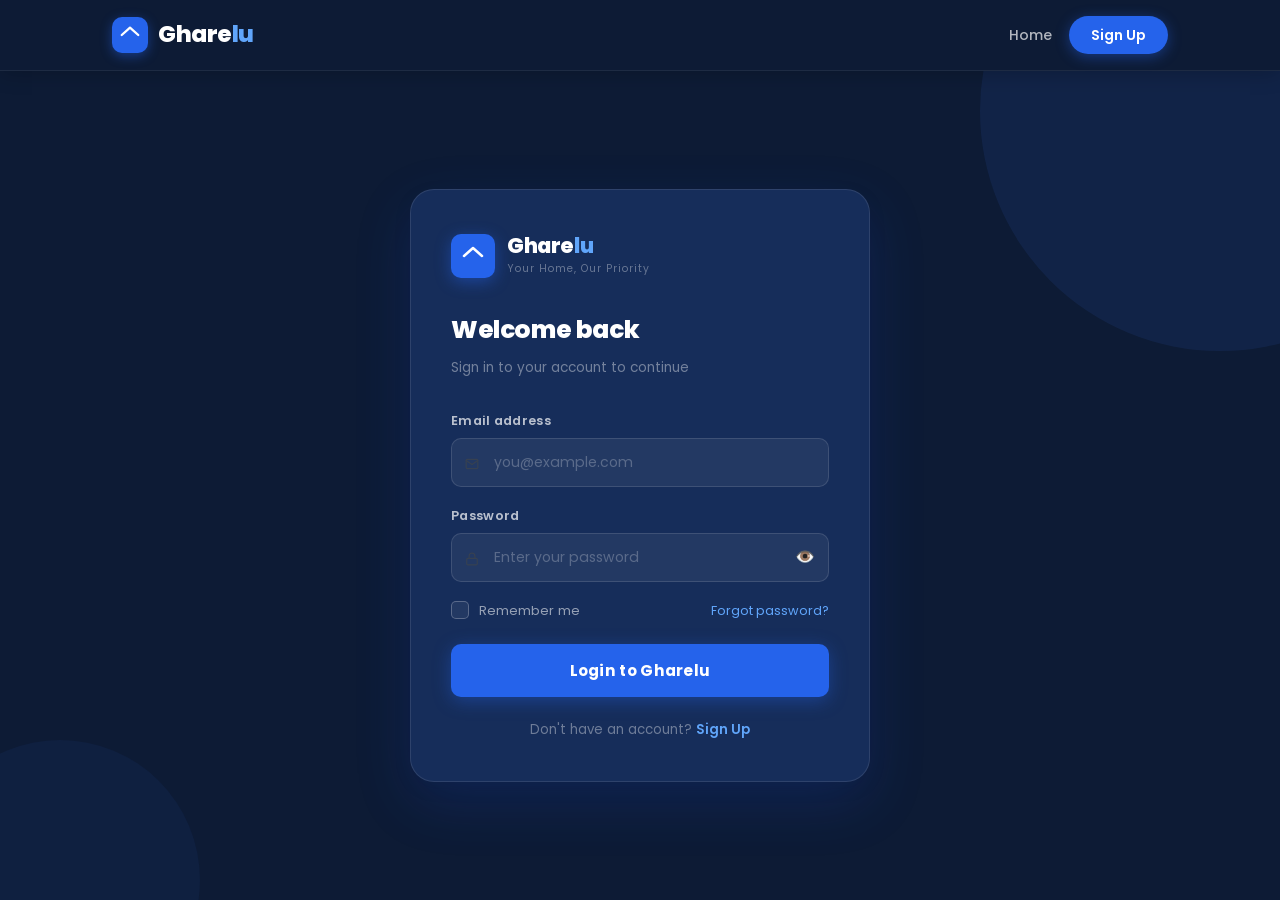
<file: login.html>
<!DOCTYPE html>
<html lang="en">

<head>
  <meta charset="UTF-8" />
  <meta name="viewport" content="width=device-width, initial-scale=1.0" />
  <meta name="description" content="Log in to your Gharelu account and access trusted household services near you." />
  <title>Login — Gharelu</title>
  <link rel="icon" type="image/png" href="assets/logofinal.png" />
  <link rel="preconnect" href="https://fonts.googleapis.com" />
  <link rel="preconnect" href="https://fonts.gstatic.com" crossorigin />
  <link href="https://fonts.googleapis.com/css2?family=Poppins:wght@300;400;500;600;700;800&display=swap" rel="stylesheet" />
  <link rel="stylesheet" href="style.css" />
</head>

<body class="auth-body">

  <!-- ── NAVBAR ───────────────────────────────────────── -->
  <header>
    <nav role="navigation" aria-label="Main navigation">
      <a href="index.html" class="nav-logo" aria-label="Gharelu — home">
        <span class="nav-logo-icon" aria-hidden="true">
          <svg viewBox="0 0 24 24" xmlns="http://www.w3.org/2000/svg">
            <polyline points="3 12 12 4 21 12" />
          </svg>
        </span>
        <span class="nav-logo-word">Ghare<em>lu</em></span>
      </a>
      <ul class="nav-links">
        <li><a href="index.html">Home</a></li>
        <li><a href="signup.html" class="nav-cta">Sign Up</a></li>
      </ul>
    </nav>
  </header>

  <!-- ── AUTH WRAPPER ───────────────────────────────────── -->
  <main class="auth-main">

    <!-- Decorative background blobs -->
    <div class="auth-blob ab1" aria-hidden="true"></div>
    <div class="auth-blob ab2" aria-hidden="true"></div>

    <div class="auth-card fu d1">

      <!-- Logo mark -->
      <div class="auth-logo-wrap">
        <div class="auth-logo-icon" aria-hidden="true">
          <svg viewBox="0 0 24 24" xmlns="http://www.w3.org/2000/svg">
            <polyline points="3 12 12 4 21 12" />
          </svg>
        </div>
        <div class="auth-logo-text">
          <span class="auth-brand">Ghare<em>lu</em></span>
          <span class="auth-tagline">Your Home, Our Priority</span>
        </div>
      </div>

      <h1 class="auth-title">Welcome back</h1>
      <p class="auth-sub">Sign in to your account to continue</p>

      <form class="auth-form" action="dashboard.html" method="get" novalidate>

        <!-- Email -->
        <div class="form-group">
          <label for="login-email" class="form-label">Email address</label>
          <div class="input-wrap">
            <span class="input-icon" aria-hidden="true"><svg class="svg-icon" width="14" height="14" viewBox="0 0 24 24" fill="none" stroke="currentColor" stroke-width="2" stroke-linecap="round" stroke-linejoin="round"><path d="M4 4h16c1.1 0 2 .9 2 2v12c0 1.1-.9 2-2 2H4c-1.1 0-2-.9-2-2V6c0-1.1.9-2 2-2z"></path><polyline points="22,6 12,13 2,6"></polyline></svg></span>
            <input
              id="login-email"
              type="email"
              name="email"
              class="form-input"
              placeholder="you@example.com"
              required
              autocomplete="email"
            />
          </div>
        </div>

        <!-- Password with CSS-only show/hide toggle (checkbox hack) -->
        <div class="form-group">
          <label for="login-password" class="form-label">Password</label>
          <div class="input-wrap pw-wrap">

            <!-- The hidden checkbox that drives the toggle -->
            <input type="checkbox" id="pw-toggle" class="pw-checkbox" aria-label="Show password" />

            <!-- The actual password field — type switches via CSS sibling selector -->
            <span class="input-icon" aria-hidden="true"><svg class="svg-icon" width="14" height="14" viewBox="0 0 24 24" fill="none" stroke="currentColor" stroke-width="2" stroke-linecap="round" stroke-linejoin="round"><rect x="3" y="11" width="18" height="11" rx="2" ry="2"></rect><path d="M7 11V7a5 5 0 0 1 10 0v4"></path></svg></span>
            <input
              id="login-password"
              type="password"
              name="password"
              class="form-input pw-field"
              placeholder="Enter your password"
              required
              minlength="6"
              autocomplete="current-password"
            />

            <!-- The visible toggle label — clicking it checks/unchecks the checkbox -->
            <label for="pw-toggle" class="pw-toggle-label" title="Show / Hide password">
              <!-- Eye open (shown when password is hidden) -->
              <span class="pw-eye pw-eye-show" aria-hidden="true">👁️</span>
              <!-- Eye closed (shown when password is visible) -->
              <span class="pw-eye pw-eye-hide" aria-hidden="true">🙈</span>
            </label>
          </div>
          <!-- CSS trick: a sibling <input type="text"> that mirrors the pw field is not
               feasible in pure CSS; instead we use the :checked state on the checkbox
               to change the real input's -webkit-text-security via a custom property
               override declared in style.css using the general sibling combinator. -->
        </div>

        <!-- Remember me + Forgot password -->
        <div class="form-row-between">
          <label class="checkbox-label" for="remember-me">
            <input type="checkbox" id="remember-me" name="remember" />
            <span class="checkbox-custom" aria-hidden="true"></span>
            <span>Remember me</span>
          </label>
          <a href="#" class="link-muted">Forgot password?</a>
        </div>

        <!-- Submit -->
        <a href="dashboard.html" class="auth-btn" id="login-submit" style="text-align:center;display:block;">Login to Gharelu</a>

      </form>

      <p class="auth-switch">
        Don't have an account?
        <a href="signup.html" class="auth-switch-link">Sign Up</a>
      </p>

    </div>
  </main>

</body>
</html>
</file>
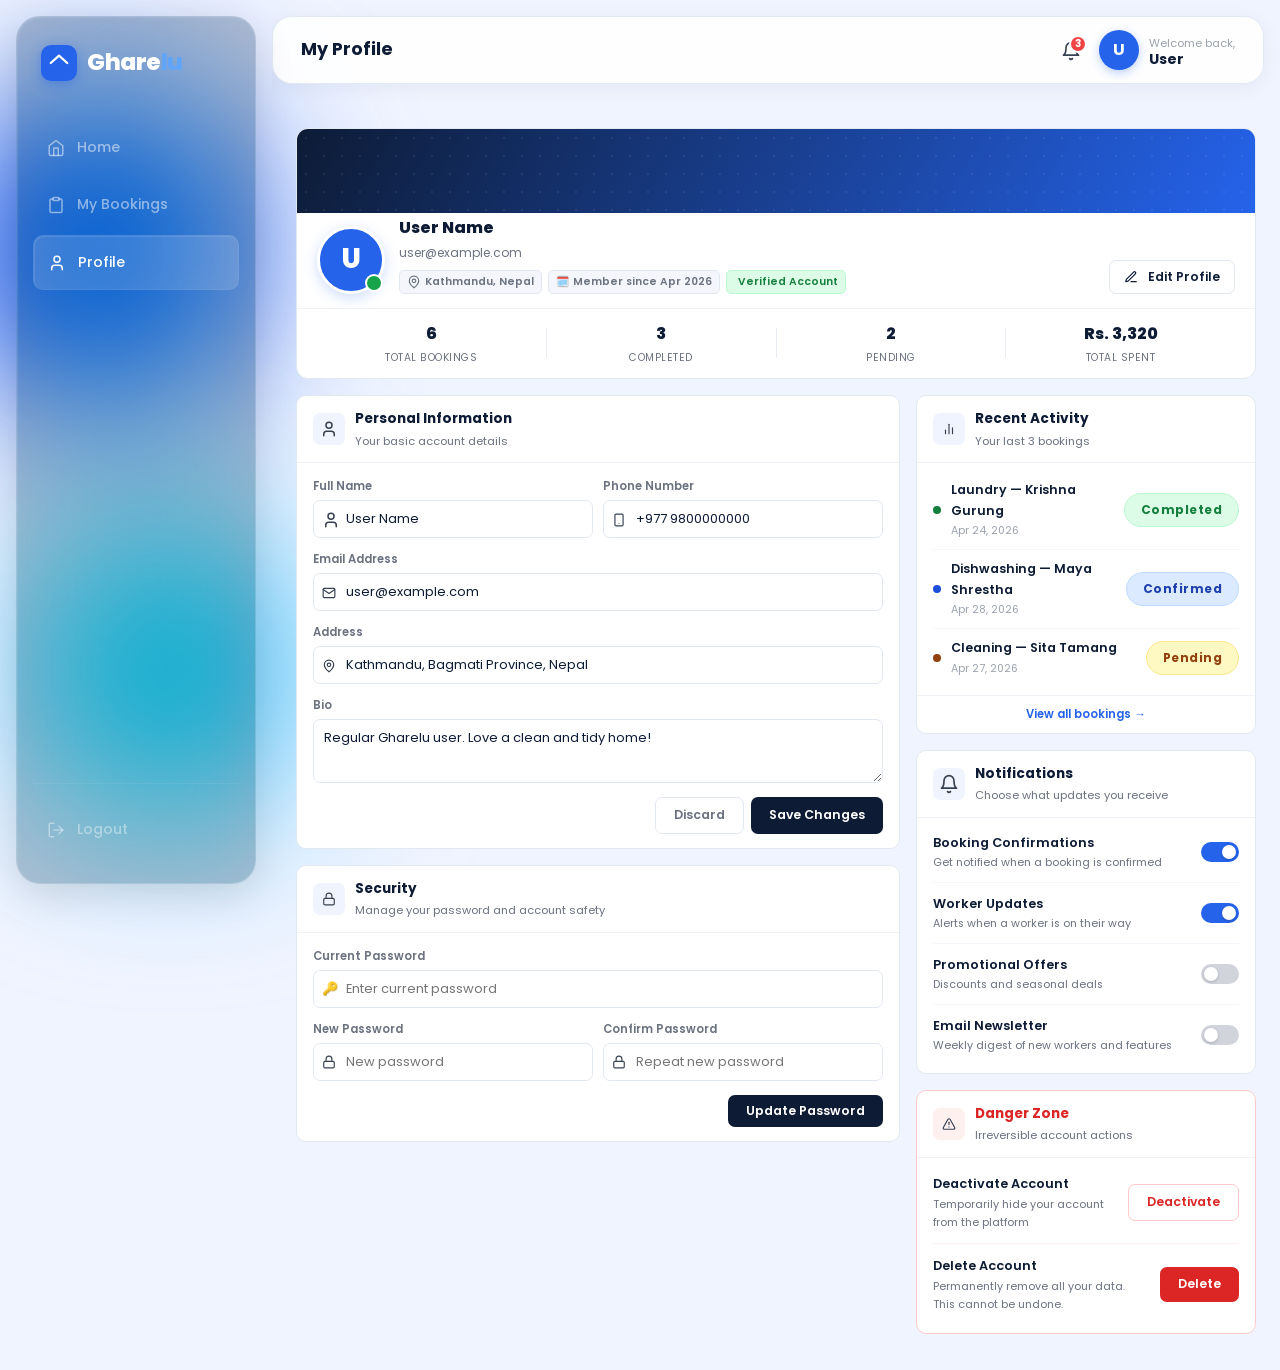
<file: profile.html>
<!DOCTYPE html>
<html lang="en">
<head>
  <meta charset="UTF-8" />
  <meta name="viewport" content="width=device-width, initial-scale=1.0" />
  <meta name="description" content="Your Gharelu profile — manage your personal info, security settings and preferences." />
  <title>My Profile — Gharelu</title>
  <link rel="icon" type="image/png" href="assets/logofinal.png" />
  <link rel="preconnect" href="https://fonts.googleapis.com" />
  <link rel="preconnect" href="https://fonts.gstatic.com" crossorigin />
  <link href="https://fonts.googleapis.com/css2?family=Poppins:wght@300;400;500;600;700;800&display=swap" rel="stylesheet" />
  <link rel="stylesheet" href="style.css" />
</head>
<body class="db-body">

  <!-- SIDEBAR -->
  <aside class="db-sidebar" role="navigation" aria-label="Sidebar navigation">
    <div class="sb-logo">
      <div class="nav-logo-icon" aria-hidden="true">
        <svg viewBox="0 0 24 24" xmlns="http://www.w3.org/2000/svg"><polyline points="3 12 12 4 21 12" /></svg>
      </div>
      <span class="nav-logo-word">Ghare<em>lu</em></span>
    </div>
    <ul class="sb-nav">
      <li class="sb-item"><a href="dashboard.html" class="sb-link" id="sb-home"><span class="sb-icon"><svg class="svg-icon" width="18" height="18" viewBox="0 0 24 24" fill="none" stroke="currentColor" stroke-width="2" stroke-linecap="round" stroke-linejoin="round"><path d="m3 9 9-7 9 7v11a2 2 0 0 1-2 2H5a2 2 0 0 1-2-2z"></path><polyline points="9 22 9 12 15 12 15 22"></polyline></svg></span><span class="sb-label">Home</span></a></li>
      <li class="sb-item"><a href="bookings.html" class="sb-link" id="sb-bookings"><span class="sb-icon"><svg class="svg-icon" width="18" height="18" viewBox="0 0 24 24" fill="none" stroke="currentColor" stroke-width="2" stroke-linecap="round" stroke-linejoin="round"><path d="M16 4h2a2 2 0 0 1 2 2v14a2 2 0 0 1-2 2H6a2 2 0 0 1-2-2V6a2 2 0 0 1 2-2h2"></path><rect x="8" y="2" width="8" height="4" rx="1" ry="1"></rect></svg></span><span class="sb-label">My Bookings</span></a></li>
      <li class="sb-item sb-active"><a href="profile.html" class="sb-link" id="sb-profile"><span class="sb-icon"><svg class="svg-icon" width="18" height="18" viewBox="0 0 24 24" fill="none" stroke="currentColor" stroke-width="2" stroke-linecap="round" stroke-linejoin="round"><path d="M19 21v-2a4 4 0 0 0-4-4H9a4 4 0 0 0-4 4v2"></path><circle cx="12" cy="7" r="4"></circle></svg></span><span class="sb-label">Profile</span></a></li>
    </ul>
    <div class="sb-footer">
      <a href="index.html" class="sb-logout" id="sb-logout"><span class="sb-icon"><svg class="svg-icon" width="18" height="18" viewBox="0 0 24 24" fill="none" stroke="currentColor" stroke-width="2" stroke-linecap="round" stroke-linejoin="round"><path d="M9 21H5a2 2 0 0 1-2-2V5a2 2 0 0 1 2-2h4"></path><polyline points="16 17 21 12 16 7"></polyline><line x1="21" y1="12" x2="9" y2="12"></line></svg></span><span class="sb-label">Logout</span></a>
    </div>
  </aside>

  <!-- MAIN CONTENT -->
  <div class="db-content">

    <!-- TOP BAR -->
    <header class="db-topbar">
      <div class="db-topbar-left">
        <div class="db-mobile-brand">
          <div class="nav-logo-icon sm" aria-hidden="true">
            <svg viewBox="0 0 24 24" xmlns="http://www.w3.org/2000/svg"><polyline points="3 12 12 4 21 12" /></svg>
          </div>
          <span class="nav-logo-word">Ghare<em>lu</em></span>
        </div>
        <h2 class="db-page-title">My Profile</h2>
      </div>
      <div class="db-topbar-right">
        <div class="db-notif" aria-label="Notifications">
          <div class="notif-bell"><svg class="svg-icon" width="20" height="20" viewBox="0 0 24 24" fill="none" stroke="currentColor" stroke-width="2" stroke-linecap="round" stroke-linejoin="round"><path d="M18 8A6 6 0 0 0 6 8c0 7-3 9-3 9h18s-3-2-3-9"></path><path d="M13.73 21a2 2 0 0 1-3.46 0"></path></svg></div>
          <span class="notif-badge">3</span>
        </div>
        <div class="db-user">
          <div class="db-avatar">U</div>
          <div class="db-user-info">
            <span class="db-welcome">Welcome back,</span>
            <span class="db-username">User</span>
          </div>
        </div>
      </div>
    </header>

    <!-- INNER -->
    <div class="db-inner">

      <!-- ══ PROFILE HERO CARD ══════════════════════════ -->
      <div class="pf-hero">

        <!-- Cover banner -->
        <div class="pf-cover" aria-hidden="true">
          <div class="pf-cover-pattern"></div>
        </div>

        <!-- Avatar + name row -->
        <div class="pf-hero-body">
          <div class="pf-avatar-wrap">
            <div class="pf-avatar" aria-label="User avatar">U</div>
            <div class="pf-avatar-badge" aria-label="Verified user" title="Verified"></div>
          </div>
          <div class="pf-hero-info">
            <h1 class="pf-name">User Name</h1>
            <p class="pf-email">user@example.com</p>
            <div class="pf-meta-row">
              <span class="pf-meta-chip"><span aria-hidden="true"><svg class="svg-icon" width="14" height="14" viewBox="0 0 24 24" fill="none" stroke="currentColor" stroke-width="2" stroke-linecap="round" stroke-linejoin="round"><path d="M20 10c0 6-8 12-8 12s-8-6-8-12a8 8 0 0 1 16 0Z"></path><circle cx="12" cy="10" r="3"></circle></svg></span> Kathmandu, Nepal</span>
              <span class="pf-meta-chip"><span aria-hidden="true">🗓️</span> Member since Apr 2026</span>
              <span class="pf-meta-chip pf-chip-verified"><span aria-hidden="true"></span> Verified Account</span>
            </div>
          </div>
          <div class="pf-hero-actions">
            <label for="pf-edit-toggle" class="pf-edit-btn" id="pf-edit-label"><svg class="svg-icon" width="14" height="14" viewBox="0 0 24 24" fill="none" stroke="currentColor" stroke-width="2" stroke-linecap="round" stroke-linejoin="round" style="margin-right:4px; vertical-align: text-bottom;"><path d="M12 20h9"></path><path d="M16.5 3.5a2.121 2.121 0 0 1 3 3L7 19l-4 1 1-4L16.5 3.5z"></path></svg>Edit Profile</label>
          </div>
        </div>

        <!-- Stats row -->
        <div class="pf-stats">
          <div class="pf-stat">
            <div class="pf-stat-val">6</div>
            <div class="pf-stat-key">Total Bookings</div>
          </div>
          <div class="pf-stat-divider"></div>
          <div class="pf-stat">
            <div class="pf-stat-val">3</div>
            <div class="pf-stat-key">Completed</div>
          </div>
          <div class="pf-stat-divider"></div>
          <div class="pf-stat">
            <div class="pf-stat-val">2</div>
            <div class="pf-stat-key">Pending</div>
          </div>
          <div class="pf-stat-divider"></div>
          <div class="pf-stat">
            <div class="pf-stat-val">Rs. 3,320</div>
            <div class="pf-stat-key">Total Spent</div>
          </div>
        </div>

      </div><!-- /pf-hero -->

      <!-- ══ PROFILE BODY: 2-col layout ════════════════ -->
      <div class="pf-body-grid">

        <!-- LEFT: Personal Info + Security -->
        <div class="pf-left-col">

          <!-- Hidden checkbox drives the edit-mode toggle (CSS only) -->
          <input type="checkbox" id="pf-edit-toggle" class="pf-edit-checkbox" aria-label="Toggle edit mode" />

          <!-- ── Personal Information ─────────────────── -->
          <div class="pf-section-card" id="pf-personal">
            <div class="pf-card-header">
              <div class="pf-card-icon" aria-hidden="true"><svg class="svg-icon" width="18" height="18" viewBox="0 0 24 24" fill="none" stroke="currentColor" stroke-width="2" stroke-linecap="round" stroke-linejoin="round"><path d="M19 21v-2a4 4 0 0 0-4-4H9a4 4 0 0 0-4 4v2"></path><circle cx="12" cy="7" r="4"></circle></svg></div>
              <div>
                <h2 class="pf-card-title">Personal Information</h2>
                <p class="pf-card-sub">Your basic account details</p>
              </div>
            </div>

            <form class="pf-form" action="#" method="post">

              <div class="pf-field-row">
                <div class="pf-field">
                  <label class="pf-label" for="pf-fname">Full Name</label>
                  <div class="pf-input-wrap">
                    <span class="pf-input-icon" aria-hidden="true"><svg class="svg-icon" width="18" height="18" viewBox="0 0 24 24" fill="none" stroke="currentColor" stroke-width="2" stroke-linecap="round" stroke-linejoin="round"><path d="M19 21v-2a4 4 0 0 0-4-4H9a4 4 0 0 0-4 4v2"></path><circle cx="12" cy="7" r="4"></circle></svg></span>
                    <input id="pf-fname" type="text" class="pf-input" value="User Name" placeholder="Your full name" required />
                  </div>
                </div>
                <div class="pf-field">
                  <label class="pf-label" for="pf-phone">Phone Number</label>
                  <div class="pf-input-wrap">
                    <span class="pf-input-icon" aria-hidden="true"><svg class="svg-icon" width="14" height="14" viewBox="0 0 24 24" fill="none" stroke="currentColor" stroke-width="2" stroke-linecap="round" stroke-linejoin="round"><rect x="5" y="2" width="14" height="20" rx="2" ry="2"></rect><line x1="12" y1="18" x2="12.01" y2="18"></line></svg></span>
                    <input id="pf-phone" type="tel" class="pf-input" value="+977 9800000000" placeholder="Phone number" />
                  </div>
                </div>
              </div>

              <div class="pf-field">
                <label class="pf-label" for="pf-email">Email Address</label>
                <div class="pf-input-wrap">
                  <span class="pf-input-icon" aria-hidden="true"><svg class="svg-icon" width="14" height="14" viewBox="0 0 24 24" fill="none" stroke="currentColor" stroke-width="2" stroke-linecap="round" stroke-linejoin="round"><path d="M4 4h16c1.1 0 2 .9 2 2v12c0 1.1-.9 2-2 2H4c-1.1 0-2-.9-2-2V6c0-1.1.9-2 2-2z"></path><polyline points="22,6 12,13 2,6"></polyline></svg></span>
                  <input id="pf-email" type="email" class="pf-input" value="user@example.com" placeholder="Email address" required />
                </div>
              </div>

              <div class="pf-field">
                <label class="pf-label" for="pf-address">Address</label>
                <div class="pf-input-wrap">
                  <span class="pf-input-icon" aria-hidden="true"><svg class="svg-icon" width="14" height="14" viewBox="0 0 24 24" fill="none" stroke="currentColor" stroke-width="2" stroke-linecap="round" stroke-linejoin="round"><path d="M20 10c0 6-8 12-8 12s-8-6-8-12a8 8 0 0 1 16 0Z"></path><circle cx="12" cy="10" r="3"></circle></svg></span>
                  <input id="pf-address" type="text" class="pf-input" value="Kathmandu, Bagmati Province, Nepal" placeholder="Your address" />
                </div>
              </div>

              <div class="pf-field">
                <label class="pf-label" for="pf-bio">Bio</label>
                <textarea id="pf-bio" class="pf-input pf-textarea" placeholder="Tell us a bit about yourself…">Regular Gharelu user. Love a clean and tidy home!</textarea>
              </div>

              <div class="pf-form-footer">
                <a href="profile.html" class="pf-btn pf-btn-ghost">Discard</a>
                <button type="submit" class="pf-btn pf-btn-primary">Save Changes</button>
              </div>

            </form>
          </div><!-- /pf-personal -->

          <!-- ── Security ────────────────────────────── -->
          <div class="pf-section-card" id="pf-security">
            <div class="pf-card-header">
              <div class="pf-card-icon" aria-hidden="true"><svg class="svg-icon" width="14" height="14" viewBox="0 0 24 24" fill="none" stroke="currentColor" stroke-width="2" stroke-linecap="round" stroke-linejoin="round"><rect x="3" y="11" width="18" height="11" rx="2" ry="2"></rect><path d="M7 11V7a5 5 0 0 1 10 0v4"></path></svg></div>
              <div>
                <h2 class="pf-card-title">Security</h2>
                <p class="pf-card-sub">Manage your password and account safety</p>
              </div>
            </div>

            <form class="pf-form" action="#" method="post">
              <div class="pf-field">
                <label class="pf-label" for="pf-cur-pw">Current Password</label>
                <div class="pf-input-wrap">
                  <span class="pf-input-icon" aria-hidden="true">🔑</span>
                  <input id="pf-cur-pw" type="password" class="pf-input" placeholder="Enter current password" />
                </div>
              </div>
              <div class="pf-field-row">
                <div class="pf-field">
                  <label class="pf-label" for="pf-new-pw">New Password</label>
                  <div class="pf-input-wrap">
                    <span class="pf-input-icon" aria-hidden="true"><svg class="svg-icon" width="14" height="14" viewBox="0 0 24 24" fill="none" stroke="currentColor" stroke-width="2" stroke-linecap="round" stroke-linejoin="round"><rect x="3" y="11" width="18" height="11" rx="2" ry="2"></rect><path d="M7 11V7a5 5 0 0 1 10 0v4"></path></svg></span>
                    <input id="pf-new-pw" type="password" class="pf-input" placeholder="New password" minlength="8" />
                  </div>
                </div>
                <div class="pf-field">
                  <label class="pf-label" for="pf-confirm-pw">Confirm Password</label>
                  <div class="pf-input-wrap">
                    <span class="pf-input-icon" aria-hidden="true"><svg class="svg-icon" width="14" height="14" viewBox="0 0 24 24" fill="none" stroke="currentColor" stroke-width="2" stroke-linecap="round" stroke-linejoin="round"><rect x="3" y="11" width="18" height="11" rx="2" ry="2"></rect><path d="M7 11V7a5 5 0 0 1 10 0v4"></path></svg></span>
                    <input id="pf-confirm-pw" type="password" class="pf-input" placeholder="Repeat new password" minlength="8" />
                  </div>
                </div>
              </div>
              <div class="pf-form-footer">
                <button type="submit" class="pf-btn pf-btn-primary">Update Password</button>
              </div>
            </form>
          </div><!-- /pf-security -->

        </div><!-- /pf-left-col -->

        <!-- RIGHT: Activity + Preferences -->
        <div class="pf-right-col">

          <!-- ── Recent Activity ─────────────────────── -->
          <div class="pf-section-card" id="pf-activity">
            <div class="pf-card-header">
              <div class="pf-card-icon" aria-hidden="true"><svg class="svg-icon" width="14" height="14" viewBox="0 0 24 24" fill="none" stroke="currentColor" stroke-width="2" stroke-linecap="round" stroke-linejoin="round"><line x1="18" y1="20" x2="18" y2="10"></line><line x1="12" y1="20" x2="12" y2="4"></line><line x1="6" y1="20" x2="6" y2="14"></line></svg></div>
              <div>
                <h2 class="pf-card-title">Recent Activity</h2>
                <p class="pf-card-sub">Your last 3 bookings</p>
              </div>
            </div>
            <div class="pf-activity-list">
              <div class="pf-activity-item">
                <div class="pf-act-dot" style="background:#15803d;" aria-hidden="true"></div>
                <div class="pf-act-info">
                  <div class="pf-act-title">Laundry — Krishna Gurung</div>
                  <div class="pf-act-date">Apr 24, 2026</div>
                </div>
                <span class="booking-status status-completed">Completed</span>
              </div>
              <div class="pf-activity-item">
                <div class="pf-act-dot" style="background:#1d4ed8;" aria-hidden="true"></div>
                <div class="pf-act-info">
                  <div class="pf-act-title">Dishwashing — Maya Shrestha</div>
                  <div class="pf-act-date">Apr 28, 2026</div>
                </div>
                <span class="booking-status status-confirmed">Confirmed</span>
              </div>
              <div class="pf-activity-item">
                <div class="pf-act-dot" style="background:#92400e;" aria-hidden="true"></div>
                <div class="pf-act-info">
                  <div class="pf-act-title">Cleaning — Sita Tamang</div>
                  <div class="pf-act-date">Apr 27, 2026</div>
                </div>
                <span class="booking-status status-pending">Pending</span>
              </div>
            </div>
            <a href="bookings.html" class="pf-view-all-link">View all bookings →</a>
          </div>

          <!-- ── Notification Preferences ──────────────── -->
          <div class="pf-section-card" id="pf-prefs">
            <div class="pf-card-header">
              <div class="pf-card-icon" aria-hidden="true"><svg class="svg-icon" width="20" height="20" viewBox="0 0 24 24" fill="none" stroke="currentColor" stroke-width="2" stroke-linecap="round" stroke-linejoin="round"><path d="M18 8A6 6 0 0 0 6 8c0 7-3 9-3 9h18s-3-2-3-9"></path><path d="M13.73 21a2 2 0 0 1-3.46 0"></path></svg></div>
              <div>
                <h2 class="pf-card-title">Notifications</h2>
                <p class="pf-card-sub">Choose what updates you receive</p>
              </div>
            </div>
            <div class="pf-toggle-list">

              <div class="pf-toggle-row">
                <div class="pf-toggle-info">
                  <div class="pf-toggle-label">Booking Confirmations</div>
                  <div class="pf-toggle-desc">Get notified when a booking is confirmed</div>
                </div>
                <label class="pf-toggle" for="tog-booking">
                  <input type="checkbox" id="tog-booking" checked />
                  <span class="pf-toggle-slider"></span>
                </label>
              </div>

              <div class="pf-toggle-row">
                <div class="pf-toggle-info">
                  <div class="pf-toggle-label">Worker Updates</div>
                  <div class="pf-toggle-desc">Alerts when a worker is on their way</div>
                </div>
                <label class="pf-toggle" for="tog-worker">
                  <input type="checkbox" id="tog-worker" checked />
                  <span class="pf-toggle-slider"></span>
                </label>
              </div>

              <div class="pf-toggle-row">
                <div class="pf-toggle-info">
                  <div class="pf-toggle-label">Promotional Offers</div>
                  <div class="pf-toggle-desc">Discounts and seasonal deals</div>
                </div>
                <label class="pf-toggle" for="tog-promo">
                  <input type="checkbox" id="tog-promo" />
                  <span class="pf-toggle-slider"></span>
                </label>
              </div>

              <div class="pf-toggle-row">
                <div class="pf-toggle-info">
                  <div class="pf-toggle-label">Email Newsletter</div>
                  <div class="pf-toggle-desc">Weekly digest of new workers and features</div>
                </div>
                <label class="pf-toggle" for="tog-email">
                  <input type="checkbox" id="tog-email" />
                  <span class="pf-toggle-slider"></span>
                </label>
              </div>

            </div>
          </div><!-- /pf-prefs -->

          <!-- ── Danger Zone ────────────────────────── -->
          <div class="pf-section-card pf-danger-card" id="pf-danger">
            <div class="pf-card-header">
              <div class="pf-card-icon pf-danger-icon" aria-hidden="true"><svg class="svg-icon" width="14" height="14" viewBox="0 0 24 24" fill="none" stroke="currentColor" stroke-width="2" stroke-linecap="round" stroke-linejoin="round"><path d="m21.73 18-8-14a2 2 0 0 0-3.48 0l-8 14A2 2 0 0 0 4 21h16a2 2 0 0 0 1.73-3Z"></path><line x1="12" y1="9" x2="12" y2="13"></line><line x1="12" y1="17" x2="12.01" y2="17"></line></svg></div>
              <div>
                <h2 class="pf-card-title pf-danger-title">Danger Zone</h2>
                <p class="pf-card-sub">Irreversible account actions</p>
              </div>
            </div>
            <div class="pf-danger-actions">
              <div class="pf-danger-row">
                <div>
                  <div class="pf-danger-label">Deactivate Account</div>
                  <div class="pf-danger-desc">Temporarily hide your account from the platform</div>
                </div>
                <a href="#" class="pf-btn pf-btn-danger-outline">Deactivate</a>
              </div>
              <div class="pf-danger-row">
                <div>
                  <div class="pf-danger-label">Delete Account</div>
                  <div class="pf-danger-desc">Permanently remove all your data. This cannot be undone.</div>
                </div>
                <a href="#" class="pf-btn pf-btn-danger">Delete</a>
              </div>
            </div>
          </div>

        </div><!-- /pf-right-col -->
      </div><!-- /pf-body-grid -->

    </div><!-- /db-inner -->
  </div><!-- /db-content -->

  <!-- BOTTOM NAV (Mobile) -->
  <nav class="db-bottom-nav" role="navigation" aria-label="Mobile bottom navigation">
    <a href="dashboard.html" class="bn-item" id="bn-home"><span class="bn-icon"><svg class="svg-icon" width="18" height="18" viewBox="0 0 24 24" fill="none" stroke="currentColor" stroke-width="2" stroke-linecap="round" stroke-linejoin="round"><path d="m3 9 9-7 9 7v11a2 2 0 0 1-2 2H5a2 2 0 0 1-2-2z"></path><polyline points="9 22 9 12 15 12 15 22"></polyline></svg></span><span class="bn-label">Home</span></a>
    <a href="bookings.html"  class="bn-item" id="bn-bookings"><span class="bn-icon"><svg class="svg-icon" width="18" height="18" viewBox="0 0 24 24" fill="none" stroke="currentColor" stroke-width="2" stroke-linecap="round" stroke-linejoin="round"><path d="M16 4h2a2 2 0 0 1 2 2v14a2 2 0 0 1-2 2H6a2 2 0 0 1-2-2V6a2 2 0 0 1 2-2h2"></path><rect x="8" y="2" width="8" height="4" rx="1" ry="1"></rect></svg></span><span class="bn-label">Bookings</span></a>
    <a href="profile.html"  class="bn-item bn-active" id="bn-profile"><span class="bn-icon"><svg class="svg-icon" width="18" height="18" viewBox="0 0 24 24" fill="none" stroke="currentColor" stroke-width="2" stroke-linecap="round" stroke-linejoin="round"><path d="M19 21v-2a4 4 0 0 0-4-4H9a4 4 0 0 0-4 4v2"></path><circle cx="12" cy="7" r="4"></circle></svg></span><span class="bn-label">Profile</span></a>
    <a href="index.html"    class="bn-item" id="bn-logout"><span class="bn-icon"><svg class="svg-icon" width="18" height="18" viewBox="0 0 24 24" fill="none" stroke="currentColor" stroke-width="2" stroke-linecap="round" stroke-linejoin="round"><path d="M9 21H5a2 2 0 0 1-2-2V5a2 2 0 0 1 2-2h4"></path><polyline points="16 17 21 12 16 7"></polyline><line x1="21" y1="12" x2="9" y2="12"></line></svg></span><span class="bn-label">Logout</span></a>
  </nav>

</body>
</html>
</file>
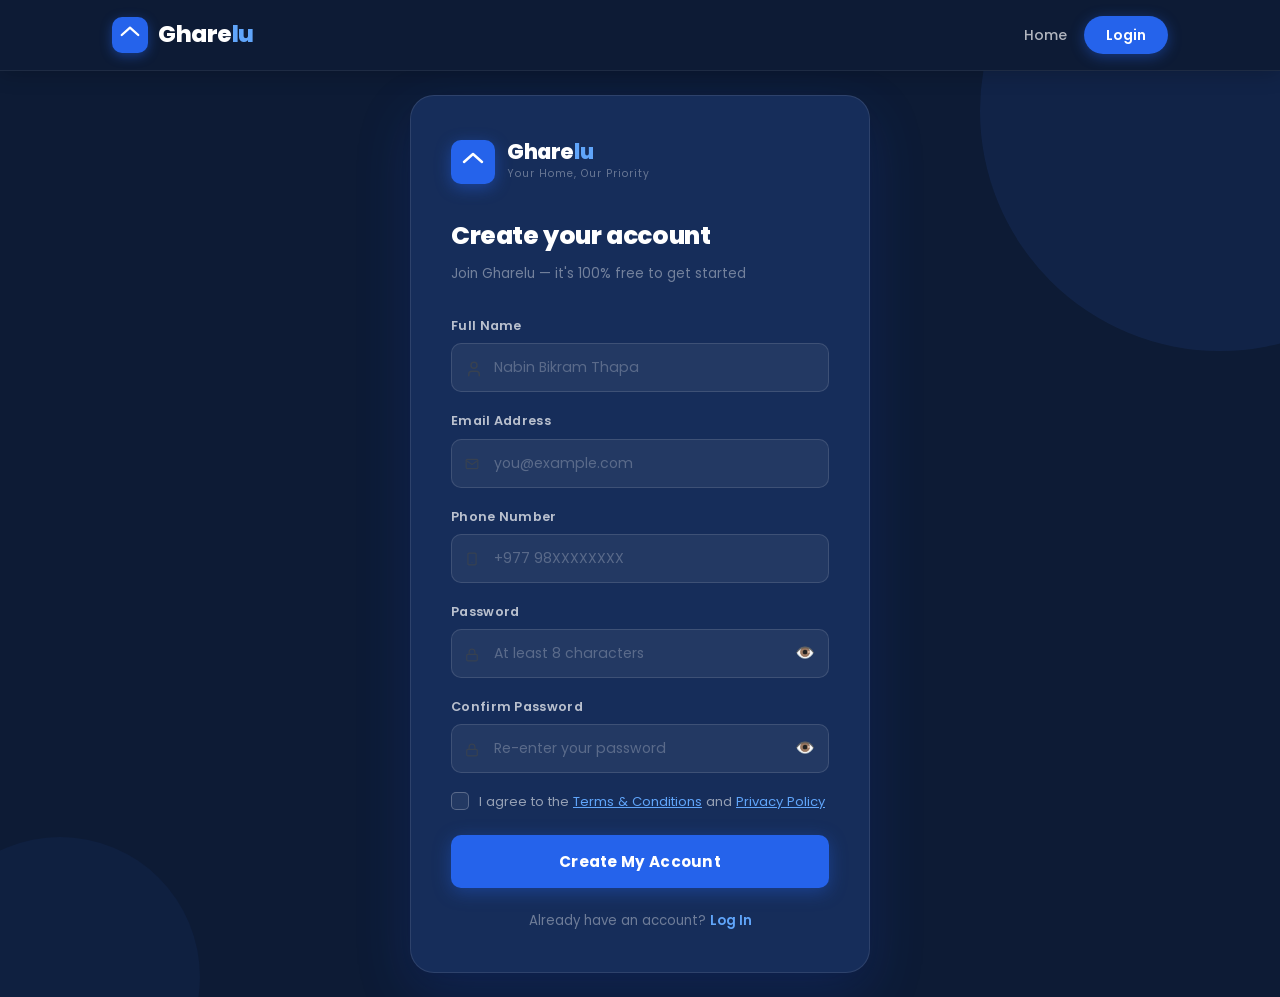
<file: signup.html>
<!DOCTYPE html>
<html lang="en">

<head>
  <meta charset="UTF-8" />
  <meta name="viewport" content="width=device-width, initial-scale=1.0" />
  <meta name="description" content="Create your Gharelu account and start booking trusted household service workers today." />
  <title>Sign Up — Gharelu</title>
  <link rel="icon" type="image/png" href="assets/logofinal.png" />
  <link rel="preconnect" href="https://fonts.googleapis.com" />
  <link rel="preconnect" href="https://fonts.gstatic.com" crossorigin />
  <link href="https://fonts.googleapis.com/css2?family=Poppins:wght@300;400;500;600;700;800&display=swap" rel="stylesheet" />
  <link rel="stylesheet" href="style.css" />
</head>

<body class="auth-body">

  <!-- ── NAVBAR ───────────────────────────────────────── -->
  <header>
    <nav role="navigation" aria-label="Main navigation">
      <a href="index.html" class="nav-logo" aria-label="Gharelu — home">
        <span class="nav-logo-icon" aria-hidden="true">
          <svg viewBox="0 0 24 24" xmlns="http://www.w3.org/2000/svg">
            <polyline points="3 12 12 4 21 12" />
          </svg>
        </span>
        <span class="nav-logo-word">Ghare<em>lu</em></span>
      </a>
      <ul class="nav-links">
        <li><a href="index.html">Home</a></li>
        <li><a href="login.html" class="nav-cta">Login</a></li>
      </ul>
    </nav>
  </header>

  <!-- ── AUTH WRAPPER ───────────────────────────────────── -->
  <main class="auth-main auth-main--signup">

    <!-- Decorative background blobs -->
    <div class="auth-blob ab1" aria-hidden="true"></div>
    <div class="auth-blob ab2" aria-hidden="true"></div>

    <div class="auth-card fu d1">

      <!-- Logo mark -->
      <div class="auth-logo-wrap">
        <div class="auth-logo-icon" aria-hidden="true">
          <svg viewBox="0 0 24 24" xmlns="http://www.w3.org/2000/svg">
            <polyline points="3 12 12 4 21 12" />
          </svg>
        </div>
        <div class="auth-logo-text">
          <span class="auth-brand">Ghare<em>lu</em></span>
          <span class="auth-tagline">Your Home, Our Priority</span>
        </div>
      </div>

      <h1 class="auth-title">Create your account</h1>
      <p class="auth-sub">Join Gharelu — it's 100% free to get started</p>

      <form class="auth-form" action="dashboard.html" method="get" novalidate>

        <!-- Full Name -->
        <div class="form-group">
          <label for="signup-name" class="form-label">Full Name</label>
          <div class="input-wrap">
            <span class="input-icon" aria-hidden="true"><svg class="svg-icon" width="18" height="18" viewBox="0 0 24 24" fill="none" stroke="currentColor" stroke-width="2" stroke-linecap="round" stroke-linejoin="round"><path d="M19 21v-2a4 4 0 0 0-4-4H9a4 4 0 0 0-4 4v2"></path><circle cx="12" cy="7" r="4"></circle></svg></span>
            <input
              id="signup-name"
              type="text"
              name="fullname"
              class="form-input"
              placeholder="Nabin Bikram Thapa"
              required
              autocomplete="name"
            />
          </div>
        </div>

        <!-- Email -->
        <div class="form-group">
          <label for="signup-email" class="form-label">Email Address</label>
          <div class="input-wrap">
            <span class="input-icon" aria-hidden="true"><svg class="svg-icon" width="14" height="14" viewBox="0 0 24 24" fill="none" stroke="currentColor" stroke-width="2" stroke-linecap="round" stroke-linejoin="round"><path d="M4 4h16c1.1 0 2 .9 2 2v12c0 1.1-.9 2-2 2H4c-1.1 0-2-.9-2-2V6c0-1.1.9-2 2-2z"></path><polyline points="22,6 12,13 2,6"></polyline></svg></span>
            <input
              id="signup-email"
              type="email"
              name="email"
              class="form-input"
              placeholder="you@example.com"
              required
              autocomplete="email"
            />
          </div>
        </div>

        <!-- Phone -->
        <div class="form-group">
          <label for="signup-phone" class="form-label">Phone Number</label>
          <div class="input-wrap">
            <span class="input-icon" aria-hidden="true"><svg class="svg-icon" width="14" height="14" viewBox="0 0 24 24" fill="none" stroke="currentColor" stroke-width="2" stroke-linecap="round" stroke-linejoin="round"><rect x="5" y="2" width="14" height="20" rx="2" ry="2"></rect><line x1="12" y1="18" x2="12.01" y2="18"></line></svg></span>
            <input
              id="signup-phone"
              type="tel"
              name="phone"
              class="form-input"
              placeholder="+977 98XXXXXXXX"
              required
              pattern="[+]?[0-9]{7,15}"
              autocomplete="tel"
            />
          </div>
        </div>

        <!-- Password -->
        <div class="form-group">
          <label for="signup-password" class="form-label">Password</label>
          <div class="input-wrap pw-wrap">
            <input type="checkbox" id="pw-toggle-signup" class="pw-checkbox" aria-label="Show password" />
            <span class="input-icon" aria-hidden="true"><svg class="svg-icon" width="14" height="14" viewBox="0 0 24 24" fill="none" stroke="currentColor" stroke-width="2" stroke-linecap="round" stroke-linejoin="round"><rect x="3" y="11" width="18" height="11" rx="2" ry="2"></rect><path d="M7 11V7a5 5 0 0 1 10 0v4"></path></svg></span>
            <input
              id="signup-password"
              type="password"
              name="password"
              class="form-input pw-field"
              placeholder="At least 8 characters"
              required
              minlength="8"
              autocomplete="new-password"
            />
            <label for="pw-toggle-signup" class="pw-toggle-label" title="Show / Hide password">
              <span class="pw-eye pw-eye-show" aria-hidden="true">👁️</span>
              <span class="pw-eye pw-eye-hide" aria-hidden="true">🙈</span>
            </label>
          </div>
        </div>

        <!-- Confirm Password -->
        <div class="form-group">
          <label for="signup-confirm" class="form-label">Confirm Password</label>
          <div class="input-wrap pw-wrap">
            <input type="checkbox" id="pw-toggle-confirm" class="pw-checkbox" aria-label="Show confirm password" />
            <span class="input-icon" aria-hidden="true"><svg class="svg-icon" width="14" height="14" viewBox="0 0 24 24" fill="none" stroke="currentColor" stroke-width="2" stroke-linecap="round" stroke-linejoin="round"><rect x="3" y="11" width="18" height="11" rx="2" ry="2"></rect><path d="M7 11V7a5 5 0 0 1 10 0v4"></path></svg></span>
            <input
              id="signup-confirm"
              type="password"
              name="confirm_password"
              class="form-input pw-field"
              placeholder="Re-enter your password"
              required
              minlength="8"
              autocomplete="new-password"
            />
            <label for="pw-toggle-confirm" class="pw-toggle-label" title="Show / Hide password">
              <span class="pw-eye pw-eye-show" aria-hidden="true">👁️</span>
              <span class="pw-eye pw-eye-hide" aria-hidden="true">🙈</span>
            </label>
          </div>
        </div>

        <!-- Terms -->
        <div class="form-group">
          <label class="checkbox-label" for="terms">
            <input type="checkbox" id="terms" name="terms" required />
            <span class="checkbox-custom" aria-hidden="true"></span>
            <span>I agree to the <a href="#" class="inline-link">Terms &amp; Conditions</a> and <a href="#" class="inline-link">Privacy Policy</a></span>
          </label>
        </div>

        <!-- Submit -->
        <a href="dashboard.html" class="auth-btn" id="signup-submit" style="text-align:center;display:block;">Create My Account</a>

      </form>

      <p class="auth-switch">
        Already have an account?
        <a href="login.html" class="auth-switch-link">Log In</a>
      </p>

    </div>
  </main>

</body>
</html>
</file>
<file: style.css>
/* ═══════════════════════════════════════════════════════
   GHARELU — style.css
   Clean blue theme · No gradients · Maximum smoothness
═══════════════════════════════════════════════════════ */

/* ── TOKENS ─────────────────────────────────────────── */
:root {
  --navy: #0d1b35;
  --blue-deep: #162d5a;
  --blue: #1d4ed8;
  --blue-mid: #2563eb;
  --blue-lite: #3b82f6;
  --blue-pale: #60a5fa;
  --sky: #eff6ff;
  --sky-bd: #bfdbfe;
  --white: #ffffff;

  --tx-h: #0d1b35;
  --tx-b: #374151;
  --tx-m: #6b7280;
  --tx-xm: #9ca3af;

  --bg: #ffffff;
  --bg-2: #f7f9ff;

  --sh-xs: 0 1px 3px rgba(13, 27, 53, .07), 0 1px 2px rgba(13, 27, 53, .04);
  --sh-sm: 0 2px 8px rgba(13, 27, 53, .08), 0 1px 3px rgba(13, 27, 53, .04);
  --sh-md: 0 4px 20px rgba(13, 27, 53, .10), 0 2px 6px rgba(13, 27, 53, .05);
  --sh-lg: 0 8px 32px rgba(29, 78, 216, .14), 0 3px 10px rgba(13, 27, 53, .07);
  --sh-xl: 0 20px 56px rgba(29, 78, 216, .18), 0 6px 18px rgba(13, 27, 53, .09);

  --r-xs: 5px;
  --r-sm: 10px;
  --r-md: 16px;
  --r-lg: 24px;
  --pill: 999px;

  --ease: cubic-bezier(.4, 0, .2, 1);
  --ease-out: cubic-bezier(0, 0, .2, 1);
  --fast: 170ms;
  --med: 270ms;
  --slow: 420ms;

  --c1: #3b82f6;
  --c2: #06b6d4;
  --c3: #8b5cf6;
  --c4: #10b981;
  --c5: #6366f1;
}

/* ── RESET ───────────────────────────────────────────── */
*,
*::before,
*::after {
  box-sizing: border-box;
  margin: 0;
  padding: 0;
}

html {
  scroll-behavior: smooth;
}

body {
  font-family: 'Poppins', sans-serif;
  background: var(--bg);
  color: var(--tx-b);
  line-height: 1.65;
  -webkit-font-smoothing: antialiased;
  -moz-osx-font-smoothing: grayscale;
}

a {
  text-decoration: none;
  color: inherit;
}

ul {
  list-style: none;
}

img {
  display: block;
  max-width: 100%;
}

/* ── LAYOUT ──────────────────────────────────────────── */
.container {
  max-width: 1120px;
  margin: 0 auto;
  padding: 0 32px;
}

section {
  padding: 100px 0;
}

.svg-icon {
  display: inline-block;
  vertical-align: middle;
}

/* ── TYPE HELPERS ────────────────────────────────────── */
.eyebrow {
  display: inline-flex;
  align-items: center;
  gap: 9px;
  font-size: 0.68rem;
  font-weight: 700;
  letter-spacing: 3px;
  text-transform: uppercase;
  color: var(--blue-mid);
  margin-bottom: 16px;
}

.eyebrow::before {
  content: '';
  flex-shrink: 0;
  width: 20px;
  height: 2px;
  background: currentColor;
  border-radius: 2px;
}

.eyebrow-lite {
  color: var(--blue-pale);
}

.eyebrow-lite::before {
  background: var(--blue-pale);
}

.sec-title {
  font-size: clamp(1.9rem, 3.2vw, 2.6rem);
  font-weight: 800;
  color: var(--tx-h);
  line-height: 1.12;
  letter-spacing: -0.6px;
  margin-bottom: 16px;
}

.sec-title-w {
  color: var(--white);
}

.sec-sub {
  font-size: 1rem;
  color: var(--tx-m);
  max-width: 500px;
  line-height: 1.8;
}

.sec-sub-w {
  color: rgba(255, 255, 255, .55);
}

/* ── BUTTONS ─────────────────────────────────────────── */
.btn {
  display: inline-flex;
  align-items: center;
  gap: 8px;
  padding: 14px 30px;
  border-radius: var(--pill);
  font-family: 'Poppins', sans-serif;
  font-size: 0.92rem;
  font-weight: 600;
  cursor: pointer;
  border: none;
  white-space: nowrap;
  transition:
    background var(--fast) var(--ease),
    color var(--fast) var(--ease),
    transform var(--fast) var(--ease),
    box-shadow var(--fast) var(--ease);
}

.btn:hover {
  transform: translateY(-2px);
}

.btn:active {
  transform: translateY(0);
}

.btn-white {
  background: var(--white);
  color: var(--blue-mid);
  box-shadow: var(--sh-md);
}

.btn-white:hover {
  background: var(--sky);
  box-shadow: var(--sh-lg);
}

.btn-ghost {
  background: transparent;
  color: var(--white);
  border: 1.5px solid rgba(255, 255, 255, .45);
}

.btn-ghost:hover {
  background: rgba(255, 255, 255, .1);
  border-color: rgba(255, 255, 255, .8);
}

.btn-blue {
  background: var(--blue-mid);
  color: var(--white);
  box-shadow: 0 4px 18px rgba(37, 99, 235, .35);
}

.btn-blue:hover {
  background: var(--blue);
  box-shadow: 0 6px 24px rgba(37, 99, 235, .45);
}

.btn-ghost-w {
  background: transparent;
  color: var(--white);
  border: 1.5px solid rgba(255, 255, 255, .4);
}

.btn-ghost-w:hover {
  background: rgba(255, 255, 255, .08);
  border-color: rgba(255, 255, 255, .75);
}

/* ── ANIMATIONS ──────────────────────────────────────── */
@keyframes fadeUp {
  from {
    opacity: 0;
    transform: translateY(28px);
  }

  to {
    opacity: 1;
    transform: translateY(0);
  }
}

.fu {
  animation: fadeUp var(--slow) var(--ease-out) both;
}

.d1 {
  animation-delay: 60ms;
}

.d2 {
  animation-delay: 160ms;
}

.d3 {
  animation-delay: 260ms;
}

.d4 {
  animation-delay: 360ms;
}

.d5 {
  animation-delay: 460ms;
}

@keyframes floatY {

  0%,
  100% {
    transform: translateY(0px);
  }

  50% {
    transform: translateY(-14px);
  }
}

/* ═══════════════════════════════════════════════════════
   NAVBAR LOGO — text-only wordmark (no PNG on dark bg)
═══════════════════════════════════════════════════════ */
.nav-logo {
  display: inline-flex;
  align-items: center;
  gap: 10px;
  text-decoration: none;
  flex-shrink: 0;
}

/* Small icon mark: house chevron from logo, rendered as a
   styled element so no image needed on dark background     */
.nav-logo-icon {
  width: 36px;
  height: 36px;
  border-radius: var(--r-sm);
  background: var(--blue-mid);
  display: flex;
  align-items: center;
  justify-content: center;
  flex-shrink: 0;
  box-shadow: 0 3px 12px rgba(37, 99, 235, .45);
}

/* SVG chevron inside the icon — matches the logo shape */
.nav-logo-icon svg {
  width: 22px;
  height: 22px;
  fill: none;
  stroke: var(--white);
  stroke-width: 2.5;
  stroke-linecap: round;
  stroke-linejoin: round;
}

.nav-logo-word {
  font-size: 1.45rem;
  font-weight: 800;
  color: var(--white);
  letter-spacing: -0.5px;
  line-height: 1;
}

.nav-logo-word em {
  font-style: normal;
  color: var(--blue-pale);
}

/* ═══════════════════════════════════════════════════════
   FOOTER LOGO
═══════════════════════════════════════════════════════ */
.foot-logo-wrap {
  display: inline-flex;
  align-items: center;
  gap: 10px;
  margin-bottom: 16px;
}

.foot-logo-icon {
  width: 34px;
  height: 34px;
  border-radius: var(--r-sm);
  background: var(--blue-mid);
  display: flex;
  align-items: center;
  justify-content: center;
  flex-shrink: 0;
}

.foot-logo-icon svg {
  width: 20px;
  height: 20px;
  fill: none;
  stroke: var(--white);
  stroke-width: 2.5;
  stroke-linecap: round;
  stroke-linejoin: round;
}

.foot-logo-word {
  font-size: 1.35rem;
  font-weight: 800;
  color: var(--white);
  letter-spacing: -0.4px;
  line-height: 1;
}

.foot-logo-word em {
  font-style: normal;
  color: var(--blue-pale);
}

/* ═══════════════════════════════════════════════════════
   HEADER / NAVBAR
═══════════════════════════════════════════════════════ */
header {
  background: var(--navy);
  position: sticky;
  top: 0;
  z-index: 300;
  border-bottom: 1px solid rgba(255, 255, 255, .07);
  box-shadow: 0 2px 20px rgba(0, 0, 0, .22);
}

nav {
  display: flex;
  align-items: center;
  justify-content: space-between;
  padding: 0 32px;
  max-width: 1120px;
  margin: 0 auto;
  height: 70px;
}

.nav-links {
  display: flex;
  align-items: center;
  gap: 2px;
}

.mobile-menu-toggle {
  display: none;
}

.mobile-menu-btn {
  display: none;
  flex-direction: column;
  gap: 5px;
  cursor: pointer;
  z-index: 1001;
}

.mobile-menu-btn span {
  display: block;
  width: 24px;
  height: 2px;
  background: var(--white);
  border-radius: 2px;
  transition: transform var(--fast) var(--ease), opacity var(--fast) var(--ease);
}

.nav-links a {
  color: rgba(255, 255, 255, .68);
  font-size: 0.875rem;
  font-weight: 500;
  padding: 8px 15px;
  border-radius: var(--r-sm);
  position: relative;
  transition: color var(--fast) var(--ease), background var(--fast) var(--ease);
}

.nav-links a:hover {
  color: var(--white);
  background: rgba(255, 255, 255, .09);
}

.nav-links a::after {
  content: '';
  position: absolute;
  bottom: 5px;
  left: 50%;
  transform: translateX(-50%);
  width: 0;
  height: 2px;
  background: var(--blue-lite);
  border-radius: 2px;
  transition: width var(--med) var(--ease);
}

.nav-links a:hover::after {
  width: calc(100% - 30px);
}

.nav-cta {
  background: var(--blue-mid) !important;
  color: var(--white) !important;
  padding: 9px 22px !important;
  border-radius: var(--pill) !important;
  font-weight: 600 !important;
  box-shadow: 0 3px 14px rgba(37, 99, 235, .42) !important;
  transition: background var(--fast) var(--ease), box-shadow var(--fast) var(--ease), transform var(--fast) var(--ease) !important;
}

.nav-cta:hover {
  background: var(--blue) !important;
  box-shadow: 0 5px 20px rgba(37, 99, 235, .52) !important;
  transform: translateY(-1px) !important;
}

.nav-cta::after {
  display: none !important;
}

/* ═══════════════════════════════════════════════════════
   HERO
═══════════════════════════════════════════════════════ */
#home {
  background: var(--navy);
  padding: 100px 0 90px;
  position: relative;
  overflow: hidden;
  min-height: 100vh;
  display: flex;
  align-items: center;
}

#home .container {
  width: 100%;
}

.hero-blob {
  position: absolute;
  border-radius: 50%;
  pointer-events: none;
}

.hb1 {
  width: 560px;
  height: 560px;
  background: var(--blue-deep);
  opacity: .55;
  top: -220px;
  right: -180px;
}

.hb2 {
  width: 300px;
  height: 300px;
  background: var(--blue-deep);
  opacity: .35;
  bottom: -130px;
  left: -90px;
}

.hb3 {
  width: 160px;
  height: 160px;
  background: var(--blue);
  opacity: .14;
  top: 80px;
  right: 340px;
}

.hero-inner {
  display: flex;
  align-items: center;
  justify-content: space-between;
  gap: 60px;
  position: relative;
  z-index: 1;
}

.hero-text {
  flex: 1;
  min-width: 0;
}

.hero-pill {
  display: inline-flex;
  align-items: center;
  gap: 8px;
  background: rgba(59, 130, 246, .16);
  border: 1px solid rgba(59, 130, 246, .32);
  color: #93c5fd;
  font-size: 0.73rem;
  font-weight: 600;
  letter-spacing: 1.2px;
  text-transform: uppercase;
  padding: 7px 18px;
  border-radius: var(--pill);
  margin-bottom: 24px;
}

.hero-h1 {
  font-size: clamp(2.3rem, 5vw, 3.6rem);
  font-weight: 800;
  color: var(--white);
  line-height: 1.08;
  letter-spacing: -1.2px;
  margin-bottom: 24px;
}

/* FIX: unique class name — no collision with about highlights */
.hero-h1 .hero-accent {
  color: var(--blue-pale);
}

.hero-p {
  color: rgba(255, 255, 255, .62);
  font-size: 1.05rem;
  max-width: 450px;
  margin-bottom: 40px;
  line-height: 1.82;
}

.hero-cta {
  display: flex;
  gap: 14px;
  flex-wrap: wrap;
}

/* Stat row */
.hero-stats {
  display: flex;
  margin-top: 56px;
  padding-top: 38px;
  border-top: 1px solid rgba(255, 255, 255, .1);
}

.h-stat {
  flex: 1;
}

.h-stat+.h-stat {
  padding-left: 32px;
  border-left: 1px solid rgba(255, 255, 255, .1);
}

.h-stat strong {
  display: block;
  font-size: 2rem;
  font-weight: 800;
  background: linear-gradient(135deg, var(--blue-pale) 0%, var(--blue-lite) 100%);
  -webkit-background-clip: text;
  -webkit-text-fill-color: transparent;
  line-height: 1;
  margin-bottom: 5px;
}

.h-stat span {
  font-size: 0.72rem;
  color: rgba(255, 255, 255, .45);
  text-transform: uppercase;
  letter-spacing: 1.5px;
}

/* Hero logo image — shown in hero only, on a solid background tile */
.hero-logo-display {
  display: flex;
  align-items: center;
  gap: 14px;
  margin-bottom: 28px;
}

.hero-logo-img-wrap {
  width: 52px;
  height: 52px;
  background: var(--white);
  border-radius: var(--r-md);
  display: flex;
  align-items: center;
  justify-content: center;
  padding: 6px;
  box-shadow: 0 4px 16px rgba(0, 0, 0, .2);
  flex-shrink: 0;
}

.hero-logo-img-wrap img {
  width: auto;
  height: 36px;
  object-fit: contain;
}

/* Floating mock dashboard card */
.hero-card-wrap {
  flex: 0 0 auto;
  width: 410px;
}

.hero-card {
  background: var(--blue-deep);
  border: 1px solid rgba(255, 255, 255, .11);
  border-radius: var(--r-lg);
  padding: 34px 30px;
  box-shadow: var(--sh-xl);
  animation: floatY 5.5s var(--ease) infinite;
}

.hc-head {
  display: flex;
  align-items: center;
  gap: 12px;
  margin-bottom: 24px;
  padding-bottom: 20px;
  border-bottom: 1px solid rgba(255, 255, 255, .07);
}

.hc-av {
  width: 46px;
  height: 46px;
  border-radius: 50%;
  background: var(--blue-mid);
  display: flex;
  align-items: center;
  justify-content: center;
  font-size: 1.3rem;
  flex-shrink: 0;
  box-shadow: 0 3px 12px rgba(37, 99, 235, .4);
}

.hc-info strong {
  display: block;
  color: var(--white);
  font-size: 0.88rem;
  font-weight: 700;
  margin-bottom: 2px;
}

.hc-info span {
  font-size: 0.73rem;
  color: rgba(255, 255, 255, .4);
}

.hc-rows {
  display: flex;
  flex-direction: column;
  gap: 9px;
  margin-bottom: 22px;
}

.hc-row {
  display: flex;
  align-items: center;
  justify-content: space-between;
  background: rgba(255, 255, 255, .06);
  border: 1px solid rgba(255, 255, 255, .08);
  border-radius: var(--r-sm);
  padding: 11px 14px;
  transition: background var(--fast) var(--ease);
}

.hc-row:hover {
  background: rgba(255, 255, 255, .1);
}

.hc-row-l {
  display: flex;
  align-items: center;
  gap: 10px;
}

.hc-ico {
  width: 32px;
  height: 32px;
  border-radius: var(--r-xs);
  background: var(--blue-mid);
  display: flex;
  align-items: center;
  justify-content: center;
  font-size: 0.88rem;
}

.hc-label {
  font-size: 0.83rem;
  font-weight: 500;
  color: rgba(255, 255, 255, .84);
}

.hc-badge {
  font-size: 0.68rem;
  font-weight: 700;
  letter-spacing: 0.5px;
  color: #4ade80;
  background: rgba(74, 222, 128, .14);
  border: 1px solid rgba(74, 222, 128, .25);
  padding: 3px 10px;
  border-radius: var(--pill);
}

.hc-badge-avail {
  color: var(--blue-pale);
  background: rgba(96, 165, 250, .14);
  border-color: rgba(96, 165, 250, .25);
}

.hc-cta-btn {
  display: block;
  width: 100%;
  text-align: center;
  background: var(--blue-mid);
  color: var(--white);
  font-size: 0.87rem;
  font-weight: 600;
  padding: 13px;
  border-radius: var(--r-sm);
  letter-spacing: 0.2px;
  transition: background var(--fast) var(--ease), box-shadow var(--fast) var(--ease);
}

.hc-cta-btn:hover {
  background: var(--blue);
  box-shadow: 0 4px 18px rgba(37, 99, 235, .45);
}

/* ═══════════════════════════════════════════════════════
   ABOUT
═══════════════════════════════════════════════════════ */
#about {
  background: var(--bg);
  position: relative;
  overflow: hidden;
}

#about::before {
  content: '';
  position: absolute;
  inset: 0;
  background-image: radial-gradient(circle, #c7d2fe 1.2px, transparent 1.2px);
  background-size: 28px 28px;
  opacity: .22;
  pointer-events: none;
}

.about-inner {
  display: flex;
  align-items: stretch;
  gap: 64px;
  position: relative;
  z-index: 1;
}

.about-panel {
  flex: 0 0 auto;
  width: 380px;
  background: var(--navy);
  border-radius: var(--r-lg);
  padding: 44px 36px;
  color: var(--white);
  box-shadow: var(--sh-xl);
  border: 1px solid rgba(255, 255, 255, .07);
  display: flex;
  flex-direction: column;
}

.ap-label {
  display: block;
  font-size: 0.66rem;
  font-weight: 700;
  letter-spacing: 3px;
  text-transform: uppercase;
  color: var(--blue-pale);
  margin-bottom: 12px;
}

.ap-title {
  font-size: 1.45rem;
  font-weight: 800;
  line-height: 1.22;
  margin-bottom: 14px;
}

.ap-desc {
  font-size: 0.87rem;
  color: rgba(255, 255, 255, .46);
  line-height: 1.8;
  margin-bottom: 28px;
  padding-bottom: 28px;
  border-bottom: 1px solid rgba(255, 255, 255, .08);
  flex: 1;
}

.ap-grid {
  display: grid;
  grid-template-columns: 1fr 1fr;
  gap: 12px;
}

.ap-stat {
  background: rgba(255, 255, 255, .06);
  border: 1px solid rgba(255, 255, 255, .09);
  border-radius: var(--r-md);
  padding: 20px 14px;
  text-align: center;
  transition: background var(--fast) var(--ease), transform var(--fast) var(--ease);
}

.ap-stat:hover {
  background: rgba(255, 255, 255, .12);
  transform: translateY(-3px);
}

.ap-stat strong {
  display: block;
  font-size: 1.85rem;
  font-weight: 800;
  color: var(--blue-pale);
  line-height: 1;
  margin-bottom: 6px;
}

.ap-stat span {
  font-size: 0.66rem;
  color: rgba(255, 255, 255, .36);
  letter-spacing: 1.2px;
  text-transform: uppercase;
}

.about-content {
  flex: 1;
  min-width: 0;
  display: flex;
  flex-direction: column;
  justify-content: center;
}

.about-body {
  color: var(--tx-m);
  font-size: 1rem;
  line-height: 1.88;
  margin-bottom: 36px;
}

/* FIX: renamed from .hi to .hi-card — no collision with hero */
.hi-list {
  display: flex;
  flex-direction: column;
  gap: 13px;
}

.hi-card {
  display: flex;
  align-items: flex-start;
  gap: 18px;
  background: var(--white);
  border: 1px solid #e2e8f4;
  border-radius: var(--r-lg);
  padding: 20px 22px;
  box-shadow: var(--sh-xs);
  transition:
    transform var(--med) var(--ease),
    box-shadow var(--med) var(--ease),
    border-color var(--med) var(--ease);
}

.hi-card:hover {
  transform: translateX(8px);
  box-shadow: var(--sh-lg);
  border-color: var(--blue-lite);
}

.hi-ic {
  width: 48px;
  height: 48px;
  border-radius: var(--r-sm);
  background: var(--blue-mid);
  display: flex;
  align-items: center;
  justify-content: center;
  font-size: 1.25rem;
  flex-shrink: 0;
  box-shadow: 0 4px 14px rgba(37, 99, 235, .32);
  transition: transform var(--med) var(--ease);
}

.hi-card:hover .hi-ic {
  transform: rotate(-7deg) scale(1.07);
}

.hi-bd h4 {
  font-size: 0.97rem;
  font-weight: 700;
  color: var(--tx-h);
  margin-bottom: 4px;
}

.hi-bd p {
  font-size: 0.84rem;
  color: var(--tx-m);
  line-height: 1.66;
}

/* ═══════════════════════════════════════════════════════
   SERVICES  (dark)
═══════════════════════════════════════════════════════ */
#services {
  background: var(--navy);
  position: relative;
  overflow: hidden;
}

#services::before {
  content: '';
  position: absolute;
  width: 750px;
  height: 750px;
  border-radius: 50%;
  border: 1px solid rgba(255, 255, 255, .05);
  top: -300px;
  right: -260px;
  pointer-events: none;
}

#services::after {
  content: '';
  position: absolute;
  width: 450px;
  height: 450px;
  border-radius: 50%;
  border: 1px solid rgba(255, 255, 255, .04);
  bottom: -200px;
  left: -150px;
  pointer-events: none;
}

.svc-header {
  margin-bottom: 64px;
  position: relative;
  z-index: 1;
}

.feat-grid {
  display: grid;
  grid-template-columns: repeat(3, 1fr);
  gap: 24px;
  position: relative;
  z-index: 1;
}

.feat-card {
  background: rgba(255, 255, 255, .04);
  border: 1px solid rgba(255, 255, 255, .1);
  border-radius: var(--r-lg);
  padding: 40px 32px;
  position: relative;
  overflow: hidden;
  transition:
    transform var(--med) var(--ease),
    background var(--med) var(--ease),
    border-color var(--med) var(--ease),
    box-shadow var(--med) var(--ease);
}

.feat-card::before {
  content: '';
  position: absolute;
  bottom: -80px;
  right: -80px;
  width: 180px;
  height: 180px;
  border-radius: 50%;
  background: var(--blue-mid);
  opacity: 0;
  filter: blur(50px);
  transition: opacity var(--med) var(--ease);
  pointer-events: none;
}

.feat-card:hover {
  transform: translateY(-9px);
  background: rgba(255, 255, 255, .08);
  border-color: rgba(59, 130, 246, .48);
  box-shadow: 0 24px 56px rgba(0, 0, 0, .38);
}

.feat-card:hover::before {
  opacity: .6;
}

.feat-num {
  font-size: 0.64rem;
  font-weight: 800;
  letter-spacing: 2.5px;
  text-transform: uppercase;
  color: var(--blue-pale);
  display: block;
  margin-bottom: 20px;
}

.feat-ic {
  width: 64px;
  height: 64px;
  border-radius: var(--r-md);
  background: var(--blue-mid);
  display: flex;
  align-items: center;
  justify-content: center;
  font-size: 1.7rem;
  margin-bottom: 26px;
  box-shadow: 0 6px 22px rgba(37, 99, 235, .44);
  transition: transform var(--med) var(--ease);
}

.feat-card:hover .feat-ic {
  transform: scale(1.08) rotate(-4deg);
}

.feat-card h3 {
  font-size: 1.12rem;
  font-weight: 700;
  color: var(--white);
  margin-bottom: 12px;
}

.feat-card p {
  font-size: 0.87rem;
  color: rgba(255, 255, 255, .5);
  line-height: 1.76;
}

.feat-tag {
  display: inline-flex;
  align-items: center;
  margin-top: 24px;
  font-size: 0.67rem;
  font-weight: 700;
  letter-spacing: 1.5px;
  text-transform: uppercase;
  color: var(--blue-pale);
  background: rgba(59, 130, 246, .13);
  border: 1px solid rgba(59, 130, 246, .26);
  padding: 5px 14px;
  border-radius: var(--pill);
}

/* ═══════════════════════════════════════════════════════
   TEAM
═══════════════════════════════════════════════════════ */
#team {
  background: var(--bg-2);
  position: relative;
  overflow: hidden;
}

#team::before {
  content: '';
  position: absolute;
  width: 600px;
  height: 600px;
  border-radius: 50%;
  background: var(--blue-mid);
  opacity: .03;
  top: -260px;
  left: -210px;
  pointer-events: none;
}

#team::after {
  content: '';
  position: absolute;
  width: 400px;
  height: 400px;
  border-radius: 50%;
  background: var(--blue-mid);
  opacity: .025;
  bottom: -190px;
  right: -170px;
  pointer-events: none;
}

.team-header {
  margin-bottom: 60px;
  position: relative;
  z-index: 1;
}

.team-grid {
  display: grid;
  grid-template-columns: repeat(5, 1fr);
  gap: 20px;
  position: relative;
  z-index: 1;
}

.team-card {
  background: var(--white);
  border-radius: var(--r-lg);
  padding: 36px 18px 28px;
  text-align: center;
  box-shadow: var(--sh-sm);
  border: 1.5px solid #e3e9f2;
  position: relative;
  transition: transform var(--med) var(--ease), box-shadow var(--med) var(--ease), border-color var(--med) var(--ease);
}

.tc1 {
  --tc-c: var(--c1);
  --tc-bg: #1d4ed8;
}

.tc2 {
  --tc-c: var(--c2);
  --tc-bg: #0e7490;
}

.tc3 {
  --tc-c: var(--c3);
  --tc-bg: #6d28d9;
}

.tc4 {
  --tc-c: var(--c4);
  --tc-bg: #059669;
}

.tc5 {
  --tc-c: var(--c5);
  --tc-bg: #4338ca;
}

.tc1,
.tc2,
.tc3,
.tc4,
.tc5 {
  border-top: 3.5px solid var(--tc-c);
}

.team-card:hover {
  transform: translateY(-9px);
  box-shadow: var(--sh-xl);
}

.tc1:hover,
.tc2:hover,
.tc3:hover,
.tc4:hover,
.tc5:hover {
  border-color: var(--tc-c);
}

.av-wrap {
  position: relative;
  width: 82px;
  height: 82px;
  margin: 0 auto 20px;
}

.av-wrap::before {
  content: '';
  position: absolute;
  inset: -6px;
  border-radius: 50%;
  border: 2.5px solid transparent;
  opacity: 0;
  transform: scale(.82);
  transition: opacity var(--med) var(--ease), transform var(--med) var(--ease);
}

.tc1 .av-wrap::before,
.tc2 .av-wrap::before,
.tc3 .av-wrap::before,
.tc4 .av-wrap::before,
.tc5 .av-wrap::before {
  border-color: var(--tc-c);
}

.team-card:hover .av-wrap::before {
  opacity: 1;
  transform: scale(1);
}

.av {
  width: 82px;
  height: 82px;
  border-radius: 50%;
  display: flex;
  align-items: center;
  justify-content: center;
  font-size: 1.7rem;
  font-weight: 800;
  color: var(--white);
  position: relative;
  z-index: 1;
  transition: transform var(--med) var(--ease);
}

.team-card:hover .av {
  transform: scale(1.06);
}

.tc1 .av,
.tc2 .av,
.tc3 .av,
.tc4 .av,
.tc5 .av {
  background: var(--tc-bg);
}

.team-card h3 {
  font-size: 0.9rem;
  font-weight: 700;
  color: var(--tx-h);
  margin-bottom: 7px;
  line-height: 1.35;
}

.t-role {
  font-size: 0.76rem;
  font-weight: 600;
  margin-bottom: 3px;
}

.tc1 .t-role,
.tc2 .t-role,
.tc3 .t-role,
.tc4 .t-role,
.tc5 .t-role {
  color: var(--tc-c);
}

.t-title {
  font-size: 0.72rem;
  color: var(--tx-xm);
}

/* ═══════════════════════════════════════════════════════
   CTA BAND
═══════════════════════════════════════════════════════ */
.cta-band {
  background: var(--blue-mid);
  padding: 80px 0;
  text-align: center;
  position: relative;
  overflow: hidden;
}

.cta-band::before {
  content: '';
  position: absolute;
  width: 500px;
  height: 500px;
  border-radius: 50%;
  border: 1px solid rgba(255, 255, 255, .1);
  top: 50%;
  left: 5%;
  transform: translateY(-50%);
  pointer-events: none;
}

.cta-band::after {
  content: '';
  position: absolute;
  width: 340px;
  height: 340px;
  border-radius: 50%;
  border: 1px solid rgba(255, 255, 255, .08);
  top: 50%;
  right: 4%;
  transform: translateY(-50%);
  pointer-events: none;
}

.cta-inner {
  position: relative;
  z-index: 1;
  max-width: 600px;
  margin: 0 auto;
  padding: 0 32px;
}

.cta-band h2 {
  font-size: clamp(1.7rem, 3vw, 2.2rem);
  font-weight: 800;
  color: var(--white);
  margin-bottom: 14px;
  letter-spacing: -0.4px;
}

.cta-band p {
  color: rgba(255, 255, 255, .65);
  font-size: 1.02rem;
  margin-bottom: 32px;
  line-height: 1.74;
}

.cta-btns {
  display: flex;
  gap: 14px;
  justify-content: center;
  flex-wrap: wrap;
}

/* ═══════════════════════════════════════════════════════
   FOOTER
═══════════════════════════════════════════════════════ */
footer {
  background: var(--navy);
  color: rgba(255, 255, 255, .54);
  padding: 72px 0 34px;
}

.foot-grid {
  display: grid;
  grid-template-columns: 2fr 1fr 1fr 1fr;
  gap: 52px;
  padding-bottom: 52px;
  border-bottom: 1px solid rgba(255, 255, 255, .07);
  margin-bottom: 28px;
}

.foot-brand p {
  font-size: 0.85rem;
  line-height: 1.8;
  max-width: 250px;
  color: rgba(255, 255, 255, .4);
  margin-bottom: 22px;
}

.foot-badge {
  display: inline-flex;
  align-items: center;
  gap: 7px;
  background: rgba(59, 130, 246, .14);
  border: 1px solid rgba(59, 130, 246, .24);
  border-radius: var(--pill);
  padding: 5px 14px;
  font-size: 0.7rem;
  font-weight: 600;
  color: var(--blue-pale);
}

.foot-col h4 {
  color: rgba(255, 255, 255, .9);
  font-size: 0.76rem;
  font-weight: 700;
  letter-spacing: 2px;
  text-transform: uppercase;
  margin-bottom: 20px;
}

.foot-col ul {
  display: flex;
  flex-direction: column;
  gap: 11px;
}

.foot-col a {
  font-size: 0.85rem;
  color: rgba(255, 255, 255, .38);
  display: inline-block;
  transition: color var(--fast) var(--ease), padding-left var(--fast) var(--ease);
}

.foot-col a:hover {
  color: rgba(255, 255, 255, .9);
  padding-left: 7px;
}

.foot-bottom {
  display: flex;
  align-items: center;
  justify-content: space-between;
  flex-wrap: wrap;
  gap: 10px;
  font-size: 0.79rem;
}

.foot-bottom em {
  font-style: normal;
  color: var(--blue-pale);
}

/* ═══════════════════════════════════════════════════════
   RESPONSIVE
═══════════════════════════════════════════════════════ */
@media (max-width: 1060px) {
  .team-grid {
    grid-template-columns: repeat(3, 1fr);
  }

  .feat-grid {
    grid-template-columns: 1fr 1fr;
  }

  .foot-grid {
    grid-template-columns: 1fr 1fr;
    gap: 36px;
  }
}

@media (max-width: 900px) {
  .hero-inner {
    flex-direction: column;
  }

  .hero-card-wrap {
    width: 100%;
    max-width: 520px;
    margin: 0 auto;
  }

  .about-inner {
    flex-direction: column;
    gap: 48px;
  }

  .about-panel {
    width: 100%;
  }
}

@media (max-width: 768px) {
  section {
    padding: 72px 0;
  }

  .container {
    padding: 0 20px;
  }

  nav {
    padding: 0 20px;
  }

  /* Mobile Menu */
  .mobile-menu-btn {
    display: flex;
  }

  .nav-links {
    position: fixed;
    top: 0;
    right: -100%;
    width: 260px;
    height: 100vh;
    background: var(--navy);
    flex-direction: column;
    align-items: flex-start;
    padding: 80px 30px 30px;
    transition: right var(--med) var(--ease);
    box-shadow: -5px 0 15px rgba(0, 0, 0, 0.2);
    z-index: 1000;
  }

  .nav-links li {
    width: 100%;
  }

  .nav-links a {
    display: block;
    padding: 12px 0;
    font-size: 1.1rem;
    border-bottom: 1px solid rgba(255, 255, 255, 0.05);
  }

  .nav-links a::after {
    display: none;
  }

  .nav-links .nav-cta {
    margin-top: 15px;
    display: inline-block;
  }

  .mobile-menu-toggle:checked~.nav-links {
    right: 0;
  }

  .mobile-menu-toggle:checked~.mobile-menu-btn span:nth-child(1) {
    transform: translateY(7px) rotate(45deg);
  }

  .mobile-menu-toggle:checked~.mobile-menu-btn span:nth-child(2) {
    opacity: 0;
  }

  .mobile-menu-toggle:checked~.mobile-menu-btn span:nth-child(3) {
    transform: translateY(-7px) rotate(-45deg);
  }

  .feat-grid {
    grid-template-columns: 1fr;
  }

  .hero-h1 {
    font-size: 2.2rem;
  }

  .hero-stats {
    flex-wrap: wrap;
    gap: 28px;
  }

  .h-stat+.h-stat {
    border-left: none;
    padding-left: 0;
  }

  .team-grid {
    grid-template-columns: repeat(2, 1fr);
    gap: 16px;
  }

  .foot-grid {
    grid-template-columns: 1fr;
    gap: 28px;
  }

  .foot-bottom {
    flex-direction: column;
    text-align: center;
  }
}

@media (max-width: 520px) {
  .nav-logo-word {
    font-size: 1.2rem;
  }

  .hero-cta {
    flex-direction: column;
  }

  .btn {
    width: 100%;
    justify-content: center;
  }

  .cta-btns {
    flex-direction: column;
    align-items: center;
  }
}

/* ═══════════════════════════════════════════════════════
   AUTH PAGES (login.html & signup.html)
═══════════════════════════════════════════════════════ */
.auth-body {
  background: var(--navy);
  min-height: 100vh;
  display: flex;
  flex-direction: column;
}

.auth-main {
  flex: 1;
  display: flex;
  align-items: center;
  justify-content: center;
  padding: 40px 20px;
  position: relative;
  overflow: hidden;
}

.auth-main--signup {
  padding: 24px 20px;
}

/* Blobs */
.auth-blob {
  position: absolute;
  border-radius: 50%;
  pointer-events: none;
}

.ab1 {
  width: 480px;
  height: 480px;
  background: var(--blue-deep);
  opacity: .5;
  top: -200px;
  right: -180px;
}

.ab2 {
  width: 280px;
  height: 280px;
  background: var(--blue-deep);
  opacity: .3;
  bottom: -120px;
  left: -80px;
}

/* Card */
.auth-card {
  background: var(--blue-deep);
  border: 1px solid rgba(255, 255, 255, .1);
  border-radius: var(--r-lg);
  padding: 44px 40px 40px;
  width: 100%;
  max-width: 460px;
  box-shadow: var(--sh-xl);
  position: relative;
  z-index: 1;
}

/* Logo inside card */
.auth-logo-wrap {
  display: flex;
  align-items: center;
  gap: 12px;
  margin-bottom: 32px;
}

.auth-logo-icon {
  width: 44px;
  height: 44px;
  border-radius: var(--r-sm);
  background: var(--blue-mid);
  display: flex;
  align-items: center;
  justify-content: center;
  flex-shrink: 0;
  box-shadow: 0 4px 16px rgba(37, 99, 235, .45);
}

.auth-logo-icon svg {
  width: 24px;
  height: 24px;
  fill: none;
  stroke: var(--white);
  stroke-width: 2.5;
  stroke-linecap: round;
  stroke-linejoin: round;
}

.auth-logo-text {
  display: flex;
  flex-direction: column;
}

.auth-brand {
  font-size: 1.3rem;
  font-weight: 800;
  color: var(--white);
  letter-spacing: -0.4px;
  line-height: 1;
}

.auth-brand em {
  font-style: normal;
  color: var(--blue-pale);
}

.auth-tagline {
  font-size: 0.65rem;
  color: rgba(255, 255, 255, .35);
  letter-spacing: 1px;
  margin-top: 3px;
}

.auth-title {
  font-size: 1.55rem;
  font-weight: 800;
  color: var(--white);
  margin-bottom: 6px;
  letter-spacing: -0.4px;
}

.auth-sub {
  font-size: 0.85rem;
  color: rgba(255, 255, 255, .4);
  margin-bottom: 30px;
}

/* Form elements */
.auth-form {
  display: flex;
  flex-direction: column;
  gap: 18px;
}

.form-group {
  display: flex;
  flex-direction: column;
  gap: 7px;
}

.form-label {
  font-size: 0.8rem;
  font-weight: 600;
  color: rgba(255, 255, 255, .7);
  letter-spacing: 0.3px;
}

.input-wrap {
  position: relative;
  display: flex;
  align-items: center;
}

.input-icon {
  position: absolute;
  left: 14px;
  font-size: 0.95rem;
  pointer-events: none;
  z-index: 1;
}

.form-input {
  width: 100%;
  background: rgba(255, 255, 255, .06);
  border: 1.5px solid rgba(255, 255, 255, .12);
  border-radius: var(--r-sm);
  color: var(--white);
  font-family: 'Poppins', sans-serif;
  font-size: 0.88rem;
  padding: 13px 14px 13px 42px;
  outline: none;
  transition: border-color var(--fast) var(--ease), background var(--fast) var(--ease), box-shadow var(--fast) var(--ease);
}

.form-input::placeholder {
  color: rgba(255, 255, 255, .25);
}

.form-input:focus {
  border-color: var(--blue-lite);
  background: rgba(255, 255, 255, .09);
  box-shadow: 0 0 0 3px rgba(59, 130, 246, .2);
}

.form-input:invalid:not(:placeholder-shown) {
  border-color: #f87171;
}

/* Password show/hide — CSS only checkbox hack */
.pw-wrap {
  position: relative;
}

/* Hide the checkbox visually but keep it functional */
.pw-checkbox {
  position: absolute;
  opacity: 0;
  width: 0;
  height: 0;
  pointer-events: none;
}

/* The pw-field (type=password) has padding-right for the toggle icon */
.pw-wrap .pw-field {
  padding-right: 46px;
}

/* Toggle label (the clickable eye) */
.pw-toggle-label {
  position: absolute;
  right: 14px;
  cursor: pointer;
  z-index: 2;
  display: flex;
  align-items: center;
  font-size: 1rem;
  user-select: none;
}

/* Show/hide the eye icons */
.pw-eye-hide {
  display: none;
}

.pw-checkbox:checked~.pw-field {
  -webkit-text-security: none;
  letter-spacing: 0;
}

.pw-checkbox:checked~.pw-toggle-label .pw-eye-show {
  display: none;
}

.pw-checkbox:checked~.pw-toggle-label .pw-eye-hide {
  display: inline;
}

/* Row with checkbox + forgot link */
.form-row-between {
  display: flex;
  align-items: center;
  justify-content: space-between;
  flex-wrap: wrap;
  gap: 8px;
}

.link-muted {
  font-size: 0.8rem;
  color: var(--blue-pale);
  transition: color var(--fast) var(--ease);
}

.link-muted:hover {
  color: var(--white);
}

/* Custom checkbox */
.checkbox-label {
  display: inline-flex;
  align-items: flex-start;
  gap: 10px;
  cursor: pointer;
  font-size: 0.82rem;
  color: rgba(255, 255, 255, .55);
}

.checkbox-label input[type="checkbox"] {
  position: absolute;
  opacity: 0;
  width: 0;
  height: 0;
}

.checkbox-custom {
  width: 18px;
  height: 18px;
  border-radius: 5px;
  flex-shrink: 0;
  margin-top: 1px;
  border: 1.5px solid rgba(255, 255, 255, .25);
  background: rgba(255, 255, 255, .06);
  display: flex;
  align-items: center;
  justify-content: center;
  transition: background var(--fast) var(--ease), border-color var(--fast) var(--ease);
}

.checkbox-label input[type="checkbox"]:checked+.checkbox-custom {
  background: var(--blue-mid);
  border-color: var(--blue-mid);
}

.checkbox-label input[type="checkbox"]:checked+.checkbox-custom::after {
  content: '✓';
  font-size: 0.7rem;
  color: var(--white);
  font-weight: 700;
}

.inline-link {
  color: var(--blue-pale);
  text-decoration: underline;
}

.inline-link:hover {
  color: var(--white);
}

/* Submit button */
.auth-btn {
  margin-top: 4px;
  width: 100%;
  padding: 14px;
  background: var(--blue-mid);
  color: var(--white);
  font-family: 'Poppins', sans-serif;
  font-size: 0.95rem;
  font-weight: 700;
  border: none;
  border-radius: var(--r-sm);
  cursor: pointer;
  letter-spacing: 0.3px;
  box-shadow: 0 4px 18px rgba(37, 99, 235, .38);
  transition: background var(--fast) var(--ease), box-shadow var(--fast) var(--ease), transform var(--fast) var(--ease);
}

.auth-btn:hover {
  background: var(--blue);
  box-shadow: 0 6px 24px rgba(37, 99, 235, .5);
  transform: translateY(-2px);
}

.auth-btn:active {
  transform: translateY(0);
}

.auth-switch {
  text-align: center;
  margin-top: 22px;
  font-size: 0.83rem;
  color: rgba(255, 255, 255, .38);
}

.auth-switch-link {
  color: var(--blue-pale);
  font-weight: 600;
  transition: color var(--fast) var(--ease);
}

.auth-switch-link:hover {
  color: var(--white);
}

@media (max-width: 520px) {
  .auth-card {
    padding: 32px 22px 28px;
  }

  .auth-title {
    font-size: 1.35rem;
  }
}

/* ═══════════════════════════════════════════════════════
   DASHBOARD (dashboard.html)
═══════════════════════════════════════════════════════ */

/* ── Layout shell ──────────────────────────────────── */
.db-body {
  background: #f0f4ff;
  min-height: 100vh;
  display: flex;
  overflow-x: hidden;
  font-family: 'Poppins', sans-serif;
  position: relative;
}

/* Add a colorful blob behind the sidebar to make the glassmorphism pop */
.db-body::before {
  content: '';
  position: fixed;
  top: 10%;
  left: -60px;
  width: 320px;
  height: 320px;
  background: var(--blue-mid);
  filter: blur(80px);
  border-radius: 50%;
  z-index: 1;
  /* Below sidebar */
  pointer-events: none;
}

.db-body::after {
  content: '';
  position: fixed;
  bottom: 10%;
  left: 30px;
  width: 280px;
  height: 280px;
  background: #38bdf8;
  /* Bright sky blue */
  filter: blur(90px);
  border-radius: 50%;
  z-index: 1;
  pointer-events: none;
}

/* ── Sidebar ────────────────────────────────────────── */
.db-sidebar {
  width: 240px;
  flex-shrink: 0;
  /* iOS Liquid Glass Pill */
  background: rgba(13, 39, 72, 0.25);
  backdrop-filter: blur(40px) saturate(200%);
  -webkit-backdrop-filter: blur(40px) saturate(200%);
  height: calc(100vh - 32px);
  position: fixed;
  top: 16px;
  left: 16px;
  display: flex;
  flex-direction: column;
  padding: 28px 16px;
  border-radius: 24px;
  border: 1px solid rgba(255, 255, 255, 0.18);
  box-shadow: inset 1px 1px 2px rgba(255, 255, 255, 0.1), 0 12px 40px rgba(0, 0, 0, 0.12);
  z-index: 200;
}

.sb-logo {
  display: flex;
  align-items: center;
  gap: 10px;
  margin-bottom: 40px;
  padding: 0 8px;
}

.sb-nav {
  flex: 1;
  display: flex;
  flex-direction: column;
  gap: 4px;
}

.sb-item {
  border-radius: var(--r-sm);
}

.sb-link {
  display: flex;
  align-items: center;
  gap: 12px;
  padding: 12px 14px;
  border-radius: var(--r-sm);
  color: rgba(255, 255, 255, .5);
  font-size: 0.88rem;
  font-weight: 500;
  transition: background var(--fast) var(--ease), color var(--fast) var(--ease);
}

.sb-link:hover {
  background: rgba(255, 255, 255, .08);
  color: var(--white);
}

.sb-active .sb-link {
  background: rgba(255, 255, 255, 0.15);
  color: var(--white);
  border: 1px solid rgba(255, 255, 255, 0.05);
  box-shadow: inset 1px 1px 0 rgba(255, 255, 255, 0.1);
}

.sb-icon {
  font-size: 1.1rem;
}

.sb-label {
  font-size: 0.88rem;
}

.sb-footer {
  margin-top: auto;
  padding-top: 20px;
  border-top: 1px solid rgba(255, 255, 255, .07);
}

.sb-logout {
  display: flex;
  align-items: center;
  gap: 12px;
  padding: 11px 14px;
  border-radius: var(--r-sm);
  color: rgba(255, 255, 255, .4);
  font-size: 0.87rem;
  font-weight: 500;
  transition: background var(--fast) var(--ease), color var(--fast) var(--ease);
}

.sb-logout:hover {
  background: rgba(239, 68, 68, .12);
  color: #f87171;
}

/* ── Content area ───────────────────────────────────── */
.db-content {
  margin-left: 272px;
  /* 16px gap + 240px sidebar + 16px gap */
  flex: 1;
  display: flex;
  flex-direction: column;
  min-height: 100vh;
  min-width: 0;
  overflow-x: hidden;
  position: relative;
  z-index: 2;
}

/* ── Top bar ─────────────────────────────────────────── */
.db-topbar {
  position: sticky;
  top: 16px;
  z-index: 100;
  background: rgba(255, 255, 255, 0.9);
  backdrop-filter: blur(16px);
  -webkit-backdrop-filter: blur(16px);
  border: 1px solid #e2e8f4;
  border-radius: 20px;
  margin: 16px 16px 24px 0;
  padding: 0 28px;
  height: 68px;
  display: flex;
  align-items: center;
  justify-content: space-between;
  box-shadow: 0 4px 20px rgba(13, 27, 53, .05);
}

.db-topbar-left {
  display: flex;
  align-items: center;
  gap: 14px;
}

/* Mobile brand — hidden on desktop, shown on mobile */
.db-mobile-brand {
  display: none;
  align-items: center;
  gap: 8px;
}

/* Make logo word dark in topbar context */
.db-mobile-brand .nav-logo-word {
  color: var(--tx-h);
  font-size: 1.2rem;
}

.db-mobile-brand .nav-logo-word em {
  color: var(--blue-mid);
}

.db-page-title {
  font-size: 1.1rem;
  font-weight: 700;
  color: var(--tx-h);
}

/* Small variant of the logo icon (used in mobile topbar brand) */
.nav-logo-icon.sm {
  width: 28px;
  height: 28px;
  border-radius: 7px;
  box-shadow: none;
}

.nav-logo-icon.sm svg {
  width: 16px;
  height: 16px;
}

.db-topbar-right {
  display: flex;
  align-items: center;
  gap: 18px;
}

/* Notification bell */
.db-notif {
  position: relative;
  cursor: pointer;
}

.notif-bell {
  font-size: 1.3rem;
  line-height: 1;
}

.notif-badge {
  position: absolute;
  top: -4px;
  right: -6px;
  width: 18px;
  height: 18px;
  border-radius: 50%;
  background: #ef4444;
  color: var(--white);
  font-size: 0.6rem;
  font-weight: 700;
  display: flex;
  align-items: center;
  justify-content: center;
  border: 2px solid var(--white);
}

/* User info */
.db-user {
  display: flex;
  align-items: center;
  gap: 10px;
}

.db-avatar {
  width: 40px;
  height: 40px;
  border-radius: 50%;
  background: var(--blue-mid);
  color: var(--white);
  display: flex;
  align-items: center;
  justify-content: center;
  font-size: 1rem;
  font-weight: 700;
  box-shadow: 0 3px 10px rgba(37, 99, 235, .3);
  flex-shrink: 0;
}

.db-user-info {
  display: flex;
  flex-direction: column;
}

.db-welcome {
  font-size: 0.7rem;
  color: var(--tx-xm);
}

.db-username {
  font-size: 0.88rem;
  font-weight: 700;
  color: var(--tx-h);
  line-height: 1;
}

/* Zero out global section padding inside dashboard layout */
.db-inner section {
  padding: 0;
}

/* ── Inner scroll area ───────────────────────────────── */
.db-inner {
  padding: 20px 24px 36px;
  display: flex;
  flex-direction: column;
  gap: 16px;
  flex: 1;
}

/* ── Greeting banner ─────────────────────────────────── */
.db-greeting {
  display: flex;
  align-items: center;
  justify-content: space-between;
  flex-wrap: wrap;
  gap: 10px;
  background: var(--white);
  border: 1px solid #e8ecf4;
  border-radius: 10px;
  padding: 14px 18px;
}

.db-greet-title {
  font-size: 1.05rem;
  font-weight: 700;
  color: var(--tx-h);
  margin-bottom: 2px;
}

.db-greet-sub {
  font-size: 0.78rem;
  color: var(--tx-m);
}

.db-greet-badge {
  display: inline-flex;
  align-items: center;
  gap: 6px;
  background: #f0f4ff;
  color: var(--blue-mid);
  border: 1px solid #dde6ff;
  border-radius: var(--pill);
  padding: 5px 14px;
  font-size: 0.75rem;
  font-weight: 600;
  white-space: nowrap;
}

/* ── Flex spacer (pins Book Now to bottom of worker card) ── */
.wc-spacer {
  flex: 1;
}

/* ── Common section title ─────────────────────────────── */
.db-section-title {
  font-size: 0.82rem;
  font-weight: 700;
  color: var(--tx-m);
  margin-bottom: 10px;
  letter-spacing: 0.6px;
  text-transform: uppercase;
}

/* ── Search & filter ─────────────────────────────────── */
.db-search-section {
  display: flex;
  align-items: center;
  gap: 10px;
  flex-wrap: wrap;
}

.db-search-wrap {
  position: relative;
  flex: 1;
  min-width: 200px;
}

.search-icon {
  position: absolute;
  left: 11px;
  font-size: 0.9rem;
  pointer-events: none;
  top: 50%;
  transform: translateY(-50%);
}

.db-search-input {
  width: 100%;
  background: var(--white);
  border: 1px solid #e2e8f0;
  border-radius: 8px;
  font-family: 'Poppins', sans-serif;
  font-size: 0.84rem;
  color: var(--tx-h);
  padding: 9px 12px 9px 36px;
  outline: none;
  transition: border-color var(--fast) var(--ease), box-shadow var(--fast) var(--ease);
}

.db-search-input::placeholder {
  color: var(--tx-xm);
}

.db-search-input:focus {
  border-color: var(--blue-lite);
  box-shadow: 0 0 0 2px rgba(59, 130, 246, .12);
}

.db-filters {
  display: flex;
  gap: 6px;
  flex-wrap: wrap;
}

.filter-pill {
  padding: 7px 14px;
  border-radius: 8px;
  font-size: 0.78rem;
  font-weight: 600;
  background: var(--white);
  color: var(--tx-m);
  border: 1px solid #e2e8f0;
  transition: background var(--fast) var(--ease), color var(--fast) var(--ease), border-color var(--fast) var(--ease);
  white-space: nowrap;
}

.filter-pill:hover {
  background: #f0f4ff;
  color: var(--blue-mid);
  border-color: #c7d7ff;
}

.filter-active {
  background: var(--navy) !important;
  color: var(--white) !important;
  border-color: var(--navy) !important;
}

/* ── Category bar ────────────────────────────────────── */
.cat-scroll {
  display: flex;
  gap: 14px;
  overflow-x: auto;
  padding-bottom: 6px;
  scrollbar-width: none;
}

.cat-scroll::-webkit-scrollbar {
  display: none;
}

.cat-card {
  flex-shrink: 0;
  display: flex;
  flex-direction: column;
  align-items: center;
  gap: 6px;
  background: var(--white);
  border: 1px solid #e2e8f0;
  border-radius: 10px;
  padding: 14px 18px;
  width: 96px;
  cursor: pointer;
  transition: background var(--fast) var(--ease), border-color var(--fast) var(--ease);
}

.cat-card:hover {
  background: #f0f4ff;
  border-color: #c7d7ff;
}

.cat-emoji {
  font-size: 1.4rem;
  line-height: 1;
}

.cat-label {
  font-size: 0.68rem;
  font-weight: 600;
  color: var(--tx-m);
  text-align: center;
}

/* ── Workers grid ────────────────────────────────────── */
.workers-grid {
  display: grid;
  grid-template-columns: repeat(3, 1fr);
  gap: 12px;
}

.worker-card {
  background: var(--white);
  border: 1px solid #e2e8f0;
  border-radius: 10px;
  padding: 16px;
  display: flex;
  flex-direction: column;
  align-items: flex-start;
  gap: 8px;
  min-height: 240px;
  transition: border-color var(--fast) var(--ease), box-shadow var(--fast) var(--ease);
}

.worker-card:hover {
  border-color: #c7d7ff;
  box-shadow: 0 2px 12px rgba(37, 99, 235, .1);
}

.wc-top {
  width: 100%;
  display: flex;
  align-items: center;
  justify-content: space-between;
}

.wc-avatar {
  width: 40px;
  height: 40px;
  border-radius: 50%;
  background: var(--blue-mid);
  color: var(--white);
  display: flex;
  align-items: center;
  justify-content: center;
  font-size: 1rem;
  font-weight: 700;
}

.av2 {
  --av-bg: #0e7490;
  --av-sh: rgba(14, 116, 144, .28);
}

.av3 {
  --av-bg: #059669;
  --av-sh: rgba(5, 150, 105, .28);
}

.av4 {
  --av-bg: #7c3aed;
  --av-sh: rgba(124, 58, 237, .28);
}

.av5 {
  --av-bg: #d97706;
  --av-sh: rgba(217, 119, 6, .28);
}

.av6 {
  --av-bg: #dc2626;
  --av-sh: rgba(220, 38, 38, .28);
}

.av2,
.av3,
.av4,
.av5,
.av6 {
  background: var(--av-bg);
  box-shadow: 0 4px 12px var(--av-sh);
}

.wc-avail {
  font-size: 0.72rem;
  font-weight: 700;
  border-radius: var(--pill);
  padding: 4px 11px;
}

.avail-green {
  background: #dcfce7;
  color: #15803d;
}

.avail-gray {
  background: #f3f4f6;
  color: #6b7280;
}

.wc-name {
  font-size: 0.97rem;
  font-weight: 700;
  color: var(--tx-h);
}

.wc-badge {
  font-size: 0.72rem;
  font-weight: 600;
  background: #eff6ff;
  color: var(--blue-mid);
  border: 1px solid #bfdbfe;
  border-radius: var(--pill);
  padding: 4px 12px;
}

/* CSS-only stars */
.wc-stars {
  display: flex;
  gap: 2px;
}

.star {
  font-size: 0.95rem;
  color: #d1d5db;
}

.star.filled {
  color: #f59e0b;
}

.wc-price {
  font-size: 1rem;
  font-weight: 700;
  color: var(--tx-h);
}

.wc-price span {
  font-size: 0.75rem;
  font-weight: 400;
  color: var(--tx-m);
}

.wc-book-btn {
  width: 100%;
  text-align: center;
  padding: 8px 12px;
  border-radius: 7px;
  background: var(--navy);
  color: var(--white);
  font-size: 0.78rem;
  font-weight: 600;
  transition: background var(--fast) var(--ease);
  margin-top: auto;
}

.wc-book-btn:hover {
  background: var(--blue-mid);
}

/* ── Bookings list ───────────────────────────────────── */
.bookings-list {
  display: flex;
  flex-direction: column;
  gap: 12px;
}

.booking-entry {
  background: var(--white);
  border: 1px solid #e2e8f0;
  border-radius: 10px;
  padding: 14px 18px;
  display: flex;
  align-items: center;
  justify-content: space-between;
  gap: 14px;
  transition: border-color var(--fast) var(--ease);
}

.booking-entry:hover {
  border-color: #c7d7ff;
}

.booking-left {
  display: flex;
  align-items: center;
  gap: 14px;
}

.booking-avatar {
  width: 46px;
  height: 46px;
  border-radius: 50%;
  flex-shrink: 0;
  background: var(--blue-mid);
  color: var(--white);
  display: flex;
  align-items: center;
  justify-content: center;
  font-size: 1.1rem;
  font-weight: 700;
}

.ba2 {
  background: #059669;
}

.ba3 {
  background: #7c3aed;
}

.booking-info {
  display: flex;
  flex-direction: column;
  gap: 3px;
}

.booking-name {
  font-size: 0.92rem;
  font-weight: 700;
  color: var(--tx-h);
}

.booking-service {
  font-size: 0.8rem;
  color: var(--tx-m);
}

.booking-datetime {
  font-size: 0.75rem;
  color: var(--tx-xm);
}

.booking-status {
  font-size: 0.75rem;
  font-weight: 700;
  letter-spacing: 0.5px;
  border-radius: var(--pill);
  padding: 6px 16px;
  white-space: nowrap;
  flex-shrink: 0;
}

.status-pending {
  --st-bg: #fef9c3;
  --st-c: #92400e;
  --st-bd: #fde68a;
}

.status-confirmed {
  --st-bg: #dbeafe;
  --st-c: #1e40af;
  --st-bd: #bfdbfe;
}

.status-completed {
  --st-bg: #dcfce7;
  --st-c: #15803d;
  --st-bd: #bbf7d0;
}

.status-pending,
.status-confirmed,
.status-completed {
  background: var(--st-bg);
  color: var(--st-c);
  border: 1px solid var(--st-bd);
}

/* ── Bottom nav (Mobile) ─────────────────────────────── */
.db-bottom-nav {
  display: none;
  position: fixed;
  bottom: 0;
  left: 0;
  right: 0;
  z-index: 300;
  background: var(--navy);
  border-top: 1px solid rgba(255, 255, 255, .1);
  height: 64px;
  padding: 0 8px;
  justify-content: space-around;
  align-items: center;
}

.bn-item {
  display: flex;
  flex-direction: column;
  align-items: center;
  gap: 3px;
  color: rgba(255, 255, 255, .42);
  font-size: 0.62rem;
  font-weight: 600;
  text-transform: uppercase;
  letter-spacing: 0.5px;
  padding: 8px 16px;
  border-radius: var(--r-sm);
  transition: color var(--fast) var(--ease), background var(--fast) var(--ease);
}

.bn-item:hover {
  color: var(--white);
  background: rgba(255, 255, 255, .06);
}

.bn-active {
  color: var(--blue-pale) !important;
}

.bn-icon {
  font-size: 1.3rem;
}

.bn-label {
  line-height: 1;
}

/* ── Dashboard responsive ────────────────────────────── */
@media (max-width: 1100px) {
  .workers-grid {
    grid-template-columns: repeat(2, 1fr);
  }
}

@media (max-width: 768px) {

  /* Hide sidebar, show bottom nav */
  .db-sidebar {
    display: none;
  }

  .db-content {
    margin-left: 0;
    padding-bottom: 64px;
  }

  .db-bottom-nav {
    display: flex;
  }

  /* Show mobile brand in topbar */
  .db-mobile-brand {
    display: flex;
  }

  .db-page-title {
    display: none;
  }

  .db-topbar {
    padding: 0 16px;
  }

  .db-inner {
    padding: 16px;
    gap: 12px;
  }

  .workers-grid {
    grid-template-columns: repeat(2, 1fr);
    gap: 14px;
  }
}

@media (max-width: 520px) {
  .workers-grid {
    grid-template-columns: 1fr;
  }

  .db-search-section {
    flex-direction: column;
    align-items: stretch;
  }

  .db-filters {
    flex-wrap: nowrap;
    overflow-x: auto;
    padding-bottom: 4px;
  }

  .booking-entry {
    flex-direction: column;
    align-items: flex-start;
  }

  .db-user-info {
    display: none;
  }
}

/* ═══════════════════════════════════════════════════════
   PAGE HERO (bookings / profile shared)
═══════════════════════════════════════════════════════ */
.page-hero {
  display: flex;
  align-items: center;
  justify-content: space-between;
  flex-wrap: wrap;
  gap: 12px;
  background: var(--white);
  border: 1px solid #e2e8f0;
  border-radius: 10px;
  padding: 14px 18px;
}

.page-hero-title {
  font-size: 1.05rem;
  font-weight: 800;
  color: var(--tx-h);
  margin-bottom: 2px;
}

.page-hero-sub {
  font-size: 0.78rem;
  color: var(--tx-m);
}

/* ═══════════════════════════════════════════════════════
   BOOKINGS PAGE
═══════════════════════════════════════════════════════ */
.bk-summary-row {
  display: flex;
  gap: 8px;
  flex-wrap: wrap;
}

.bk-summary-chip {
  display: inline-flex;
  align-items: center;
  gap: 6px;
  background: var(--chip-bg);
  color: var(--chip-c);
  border: 1px solid color-mix(in srgb, var(--chip-c) 30%, transparent);
  border-radius: 6px;
  padding: 4px 12px;
  font-size: 0.72rem;
  font-weight: 700;
}

.bk-tabs {
  display: flex;
  gap: 2px;
  background: #f4f6fb;
  border: 1px solid #e2e8f0;
  border-radius: 8px;
  padding: 4px;
}

.bk-tab {
  flex: 1;
  text-align: center;
  padding: 7px 12px;
  border-radius: 6px;
  font-size: 0.78rem;
  font-weight: 600;
  color: var(--tx-m);
  transition: background var(--fast) var(--ease), color var(--fast) var(--ease);
  white-space: nowrap;
}

.bk-tab:hover {
  color: var(--tx-h);
  background: var(--white);
}

.bk-tab-active {
  background: var(--white) !important;
  color: var(--tx-h) !important;
  box-shadow: 0 1px 4px rgba(0, 0, 0, .08);
}

.bk-list {
  display: flex;
  flex-direction: column;
  gap: 8px;
}

.bk-card {
  background: var(--white);
  border: 1px solid #e2e8f0;
  border-radius: 10px;
  padding: 14px 18px;
  display: flex;
  align-items: center;
  justify-content: space-between;
  gap: 14px;
  transition: border-color var(--fast) var(--ease);
}

.bk-card:hover {
  border-color: #c7d7ff;
}

.bk-card-left {
  display: flex;
  align-items: center;
  gap: 12px;
  flex: 1;
  min-width: 0;
}

.bk-avatar {
  width: 42px;
  height: 42px;
  border-radius: 50%;
  flex-shrink: 0;
  color: var(--white);
  display: flex;
  align-items: center;
  justify-content: center;
  font-size: 1rem;
  font-weight: 700;
}

.bk-info {
  min-width: 0;
}

.bk-worker-name {
  font-size: 0.88rem;
  font-weight: 700;
  color: var(--tx-h);
  margin-bottom: 3px;
}

.bk-service-badge {
  display: inline-flex;
  align-items: center;
  font-size: 0.68rem;
  font-weight: 600;
  background: #f0f4ff;
  color: var(--blue-mid);
  border: 1px solid #dde6ff;
  border-radius: 5px;
  padding: 2px 8px;
  margin-bottom: 5px;
}

.bk-meta {
  display: flex;
  gap: 10px;
  flex-wrap: wrap;
}

.bk-meta span {
  font-size: 0.7rem;
  color: var(--tx-m);
}

.bk-card-right {
  display: flex;
  flex-direction: column;
  align-items: flex-end;
  gap: 5px;
  flex-shrink: 0;
}

.bk-price-label {
  font-size: 0.64rem;
  color: var(--tx-xm);
  text-transform: uppercase;
  letter-spacing: 0.5px;
}

.bk-price {
  font-size: 0.97rem;
  font-weight: 800;
  color: var(--tx-h);
}

.bk-actions {
  display: flex;
  gap: 6px;
  margin-top: 2px;
}

.bk-btn {
  padding: 5px 12px;
  border-radius: 6px;
  font-size: 0.7rem;
  font-weight: 600;
  transition: background var(--fast) var(--ease);
}

.bk-btn-cancel {
  background: #fff0f0;
  color: #dc2626;
  border: 1px solid #fecaca;
}

.bk-btn-cancel:hover {
  background: #fecaca;
}

.bk-btn-review {
  background: #fef9c3;
  color: #92400e;
  border: 1px solid #fde68a;
}

.bk-btn-review:hover {
  background: #fde68a;
}

@media (max-width: 600px) {
  .bk-card {
    flex-direction: column;
    align-items: flex-start;
  }

  .bk-card-right {
    align-items: flex-start;
    flex-direction: row;
    flex-wrap: wrap;
  }

  .bk-tabs {
    flex-wrap: wrap;
  }
}

/* ═══════════════════════════════════════════════════════
   PROFILE PAGE
═══════════════════════════════════════════════════════ */
.pf-hero {
  background: var(--white);
  border: 1px solid #e2e8f0;
  border-radius: 12px;
  overflow: hidden;
}

.pf-cover {
  height: 84px;
  background: linear-gradient(120deg, var(--navy) 0%, var(--blue-mid) 100%);
  position: relative;
  overflow: hidden;
}

.pf-cover-pattern {
  position: absolute;
  inset: 0;
  background-image: radial-gradient(circle, rgba(255, 255, 255, .07) 1px, transparent 1px);
  background-size: 18px 18px;
}

.pf-hero-body {
  display: flex;
  align-items: flex-end;
  gap: 14px;
  flex-wrap: wrap;
  padding: 0 20px 14px;
  margin-top: -26px;
  position: relative;
}

.pf-avatar-wrap {
  position: relative;
  flex-shrink: 0;
}

.pf-avatar {
  width: 68px;
  height: 68px;
  border-radius: 50%;
  background: var(--blue-mid);
  color: var(--white);
  display: flex;
  align-items: center;
  justify-content: center;
  font-size: 1.7rem;
  font-weight: 800;
  border: 3px solid var(--white);
  box-shadow: 0 4px 14px rgba(37, 99, 235, .22);
}

.pf-avatar-badge {
  position: absolute;
  bottom: 2px;
  right: 2px;
  width: 18px;
  height: 18px;
  border-radius: 50%;
  background: #16a34a;
  color: var(--white);
  font-size: 0.58rem;
  font-weight: 700;
  display: flex;
  align-items: center;
  justify-content: center;
  border: 2px solid var(--white);
}

.pf-hero-info {
  flex: 1;
  padding-top: 28px;
}

.pf-name {
  font-size: 1rem;
  font-weight: 800;
  color: var(--tx-h);
  margin-bottom: 2px;
}

.pf-email {
  font-size: 0.75rem;
  color: var(--tx-m);
  margin-bottom: 7px;
}

.pf-meta-row {
  display: flex;
  gap: 6px;
  flex-wrap: wrap;
}

.pf-meta-chip {
  display: inline-flex;
  align-items: center;
  gap: 4px;
  font-size: 0.66rem;
  font-weight: 600;
  color: var(--tx-m);
  background: #f4f6fb;
  border: 1px solid #e2e8f0;
  border-radius: 5px;
  padding: 2px 7px;
}

.pf-chip-verified {
  color: #15803d;
  background: #dcfce7;
  border-color: #bbf7d0;
}

.pf-hero-actions {
  padding-top: 28px;
}

.pf-edit-btn {
  display: inline-flex;
  align-items: center;
  gap: 6px;
  padding: 6px 14px;
  border-radius: 7px;
  background: var(--white);
  color: var(--tx-h);
  border: 1px solid #e2e8f0;
  font-size: 0.76rem;
  font-weight: 600;
  cursor: pointer;
  transition: border-color var(--fast) var(--ease), background var(--fast) var(--ease);
}

.pf-edit-btn:hover {
  border-color: #c7d7ff;
  background: #f0f4ff;
}

.pf-stats {
  display: flex;
  align-items: center;
  border-top: 1px solid #f0f2f8;
  padding: 12px 20px;
}

.pf-stat {
  flex: 1;
  text-align: center;
}

.pf-stat-val {
  font-size: 1rem;
  font-weight: 800;
  color: var(--tx-h);
}

.pf-stat-key {
  font-size: 0.65rem;
  color: var(--tx-m);
  text-transform: uppercase;
  letter-spacing: 0.5px;
  margin-top: 2px;
}

.pf-stat-divider {
  width: 1px;
  height: 30px;
  background: #e8ecf4;
}

.pf-body-grid {
  display: grid;
  grid-template-columns: 1fr 340px;
  gap: 16px;
  align-items: start;
}

.pf-left-col {
  display: flex;
  flex-direction: column;
  gap: 16px;
}

.pf-right-col {
  display: flex;
  flex-direction: column;
  gap: 16px;
}

.pf-section-card {
  background: var(--white);
  border: 1px solid #e2e8f0;
  border-radius: 10px;
  overflow: hidden;
}

.pf-card-header {
  display: flex;
  align-items: center;
  gap: 10px;
  padding: 12px 16px;
  border-bottom: 1px solid #f0f2f8;
}

.pf-card-icon {
  width: 32px;
  height: 32px;
  border-radius: 7px;
  background: #f0f4ff;
  display: flex;
  align-items: center;
  justify-content: center;
  font-size: 0.9rem;
  flex-shrink: 0;
}

.pf-card-title {
  font-size: 0.85rem;
  font-weight: 700;
  color: var(--tx-h);
}

.pf-card-sub {
  font-size: 0.7rem;
  color: var(--tx-m);
  margin-top: 1px;
}

.pf-form {
  padding: 14px 16px;
  display: flex;
  flex-direction: column;
  gap: 12px;
}

.pf-field-row {
  display: grid;
  grid-template-columns: 1fr 1fr;
  gap: 10px;
}

.pf-field {
  display: flex;
  flex-direction: column;
  gap: 4px;
}

.pf-label {
  font-size: 0.72rem;
  font-weight: 600;
  color: var(--tx-m);
}

.pf-input-wrap {
  position: relative;
  display: flex;
  align-items: center;
}

.pf-input-icon {
  position: absolute;
  left: 9px;
  font-size: 0.82rem;
  pointer-events: none;
}

.pf-input {
  width: 100%;
  font-family: 'Poppins', sans-serif;
  background: var(--white);
  border: 1px solid #e2e8f0;
  border-radius: 7px;
  font-size: 0.81rem;
  color: var(--tx-h);
  padding: 8px 10px 8px 32px;
  outline: none;
  transition: border-color var(--fast) var(--ease), box-shadow var(--fast) var(--ease);
}

.pf-input:focus {
  border-color: var(--blue-lite);
  box-shadow: 0 0 0 2px rgba(59, 130, 246, .12);
}

.pf-textarea {
  padding: 8px 10px;
  resize: vertical;
  min-height: 64px;
}

.pf-form-footer {
  display: flex;
  justify-content: flex-end;
  gap: 7px;
  padding-top: 2px;
}

.pf-btn {
  padding: 7px 18px;
  border-radius: 7px;
  font-family: 'Poppins', sans-serif;
  font-size: 0.78rem;
  font-weight: 600;
  cursor: pointer;
  border: none;
  transition: background var(--fast) var(--ease), color var(--fast) var(--ease);
}

.pf-btn-primary {
  background: var(--navy);
  color: var(--white);
}

.pf-btn-primary:hover {
  background: var(--blue-mid);
}

.pf-btn-ghost {
  background: var(--white);
  color: var(--tx-m);
  border: 1px solid #e2e8f0;
}

.pf-btn-ghost:hover {
  border-color: #c7d7ff;
  color: var(--tx-h);
}

.pf-btn-danger-outline {
  background: var(--white);
  color: #dc2626;
  border: 1px solid #fecaca;
}

.pf-btn-danger-outline:hover {
  background: #fff0f0;
}

.pf-btn-danger {
  background: #dc2626;
  color: var(--white);
}

.pf-btn-danger:hover {
  background: #b91c1c;
}

.pf-activity-list {
  display: flex;
  flex-direction: column;
  padding: 8px 16px;
}

.pf-activity-item {
  display: flex;
  align-items: center;
  gap: 10px;
  padding: 9px 0;
  border-bottom: 1px solid #f4f6fb;
}

.pf-activity-item:last-child {
  border-bottom: none;
}

.pf-act-dot {
  width: 8px;
  height: 8px;
  border-radius: 50%;
  flex-shrink: 0;
}

.pf-act-info {
  flex: 1;
}

.pf-act-title {
  font-size: 0.78rem;
  font-weight: 600;
  color: var(--tx-h);
}

.pf-act-date {
  font-size: 0.68rem;
  color: var(--tx-xm);
  margin-top: 1px;
}

.pf-view-all-link {
  display: block;
  text-align: center;
  padding: 9px;
  font-size: 0.72rem;
  font-weight: 600;
  color: var(--blue-mid);
  border-top: 1px solid #f0f2f8;
  transition: background var(--fast) var(--ease);
}

.pf-view-all-link:hover {
  background: #f0f4ff;
}

.pf-toggle-list {
  display: flex;
  flex-direction: column;
  padding: 4px 16px 8px;
}

.pf-toggle-row {
  display: flex;
  align-items: center;
  justify-content: space-between;
  gap: 12px;
  padding: 10px 0;
  border-bottom: 1px solid #f4f6fb;
}

.pf-toggle-row:last-child {
  border-bottom: none;
}

.pf-toggle-label {
  font-size: 0.8rem;
  font-weight: 600;
  color: var(--tx-h);
}

.pf-toggle-desc {
  font-size: 0.68rem;
  color: var(--tx-m);
  margin-top: 1px;
}

.pf-toggle {
  position: relative;
  width: 38px;
  height: 20px;
  flex-shrink: 0;
  cursor: pointer;
}

.pf-toggle input {
  opacity: 0;
  width: 0;
  height: 0;
  position: absolute;
}

.pf-toggle-slider {
  position: absolute;
  inset: 0;
  border-radius: 99px;
  background: #d1d5db;
  transition: background var(--fast) var(--ease);
}

.pf-toggle-slider::before {
  content: '';
  position: absolute;
  width: 14px;
  height: 14px;
  border-radius: 50%;
  background: var(--white);
  left: 3px;
  top: 3px;
  transition: transform var(--fast) var(--ease);
  box-shadow: 0 1px 3px rgba(0, 0, 0, .2);
}

.pf-toggle input:checked+.pf-toggle-slider {
  background: var(--blue-mid);
}

.pf-toggle input:checked+.pf-toggle-slider::before {
  transform: translateX(18px);
}

.pf-danger-card {
  border-color: #fecaca;
}

.pf-danger-icon {
  background: #fff0f0;
}

.pf-danger-title {
  color: #dc2626;
}

.pf-danger-actions {
  display: flex;
  flex-direction: column;
  padding: 4px 16px 8px;
}

.pf-danger-row {
  display: flex;
  align-items: center;
  justify-content: space-between;
  gap: 12px;
  padding: 11px 0;
  border-bottom: 1px solid #fff0f0;
}

.pf-danger-row:last-child {
  border-bottom: none;
}

.pf-danger-label {
  font-size: 0.8rem;
  font-weight: 600;
  color: var(--tx-h);
}

.pf-danger-desc {
  font-size: 0.68rem;
  color: var(--tx-m);
  margin-top: 2px;
}

.pf-edit-checkbox {
  display: none;
}

@media (max-width: 900px) {
  .pf-body-grid {
    grid-template-columns: 1fr;
  }
}

@media (max-width: 600px) {
  .pf-field-row {
    grid-template-columns: 1fr;
  }

  .pf-hero-body {
    flex-direction: column;
    align-items: flex-start;
    margin-top: -18px;
  }

  .pf-hero-actions {
    padding-top: 0;
  }

  .pf-stats {
    flex-wrap: wrap;
    gap: 10px;
  }

  .pf-stat-divider {
    display: none;
  }
}
</file>
